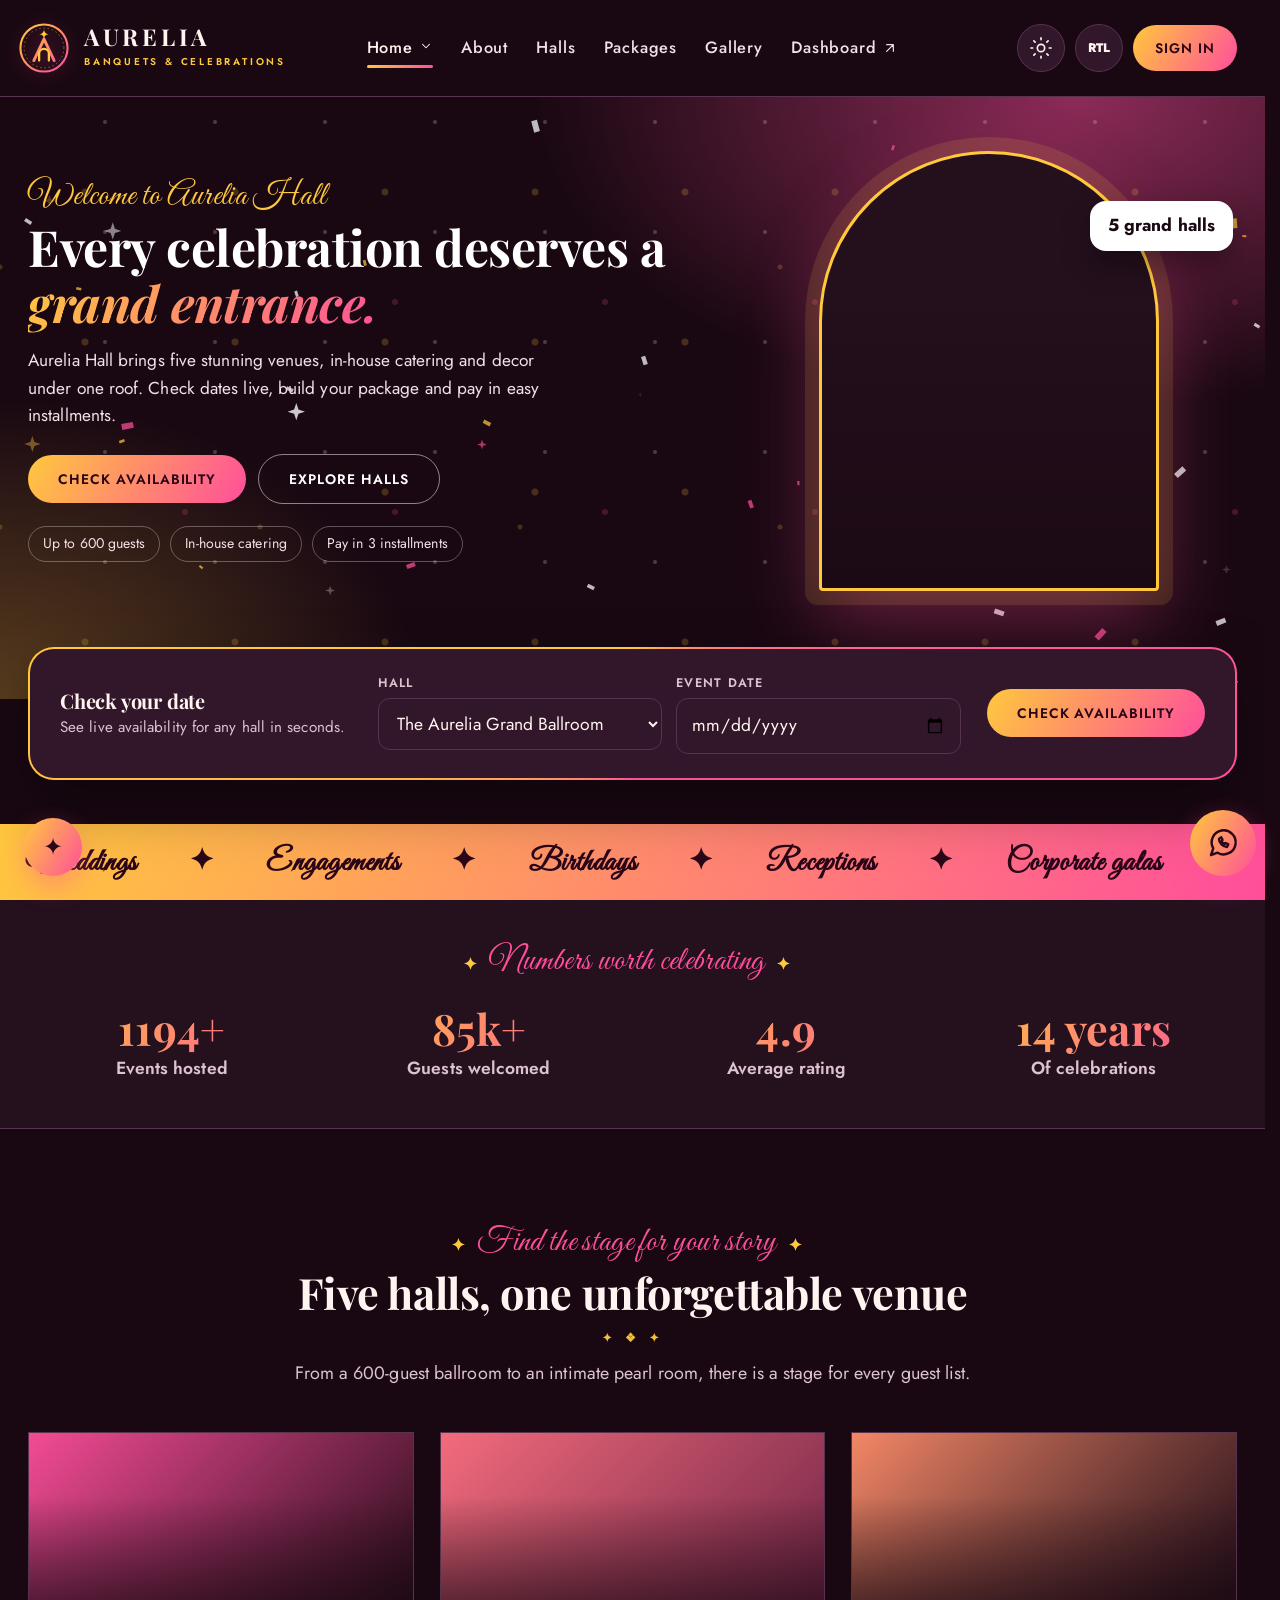
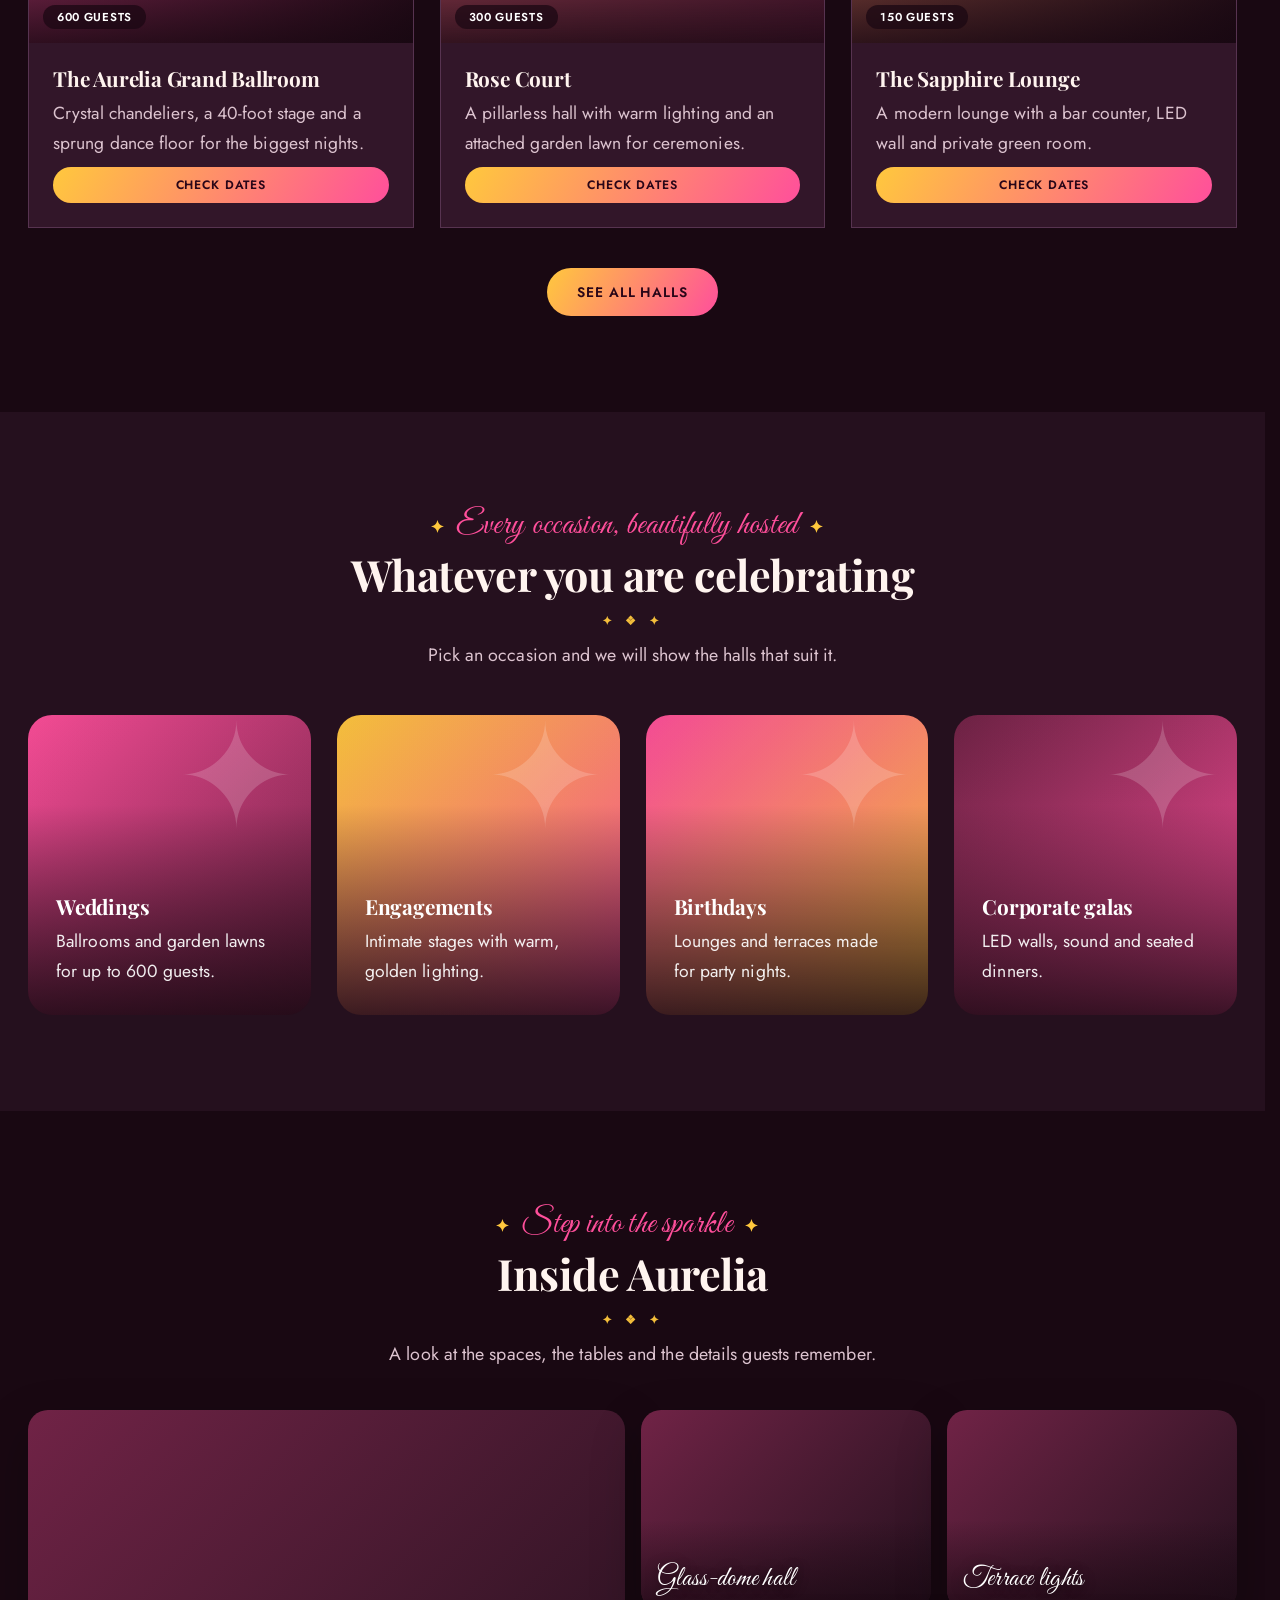
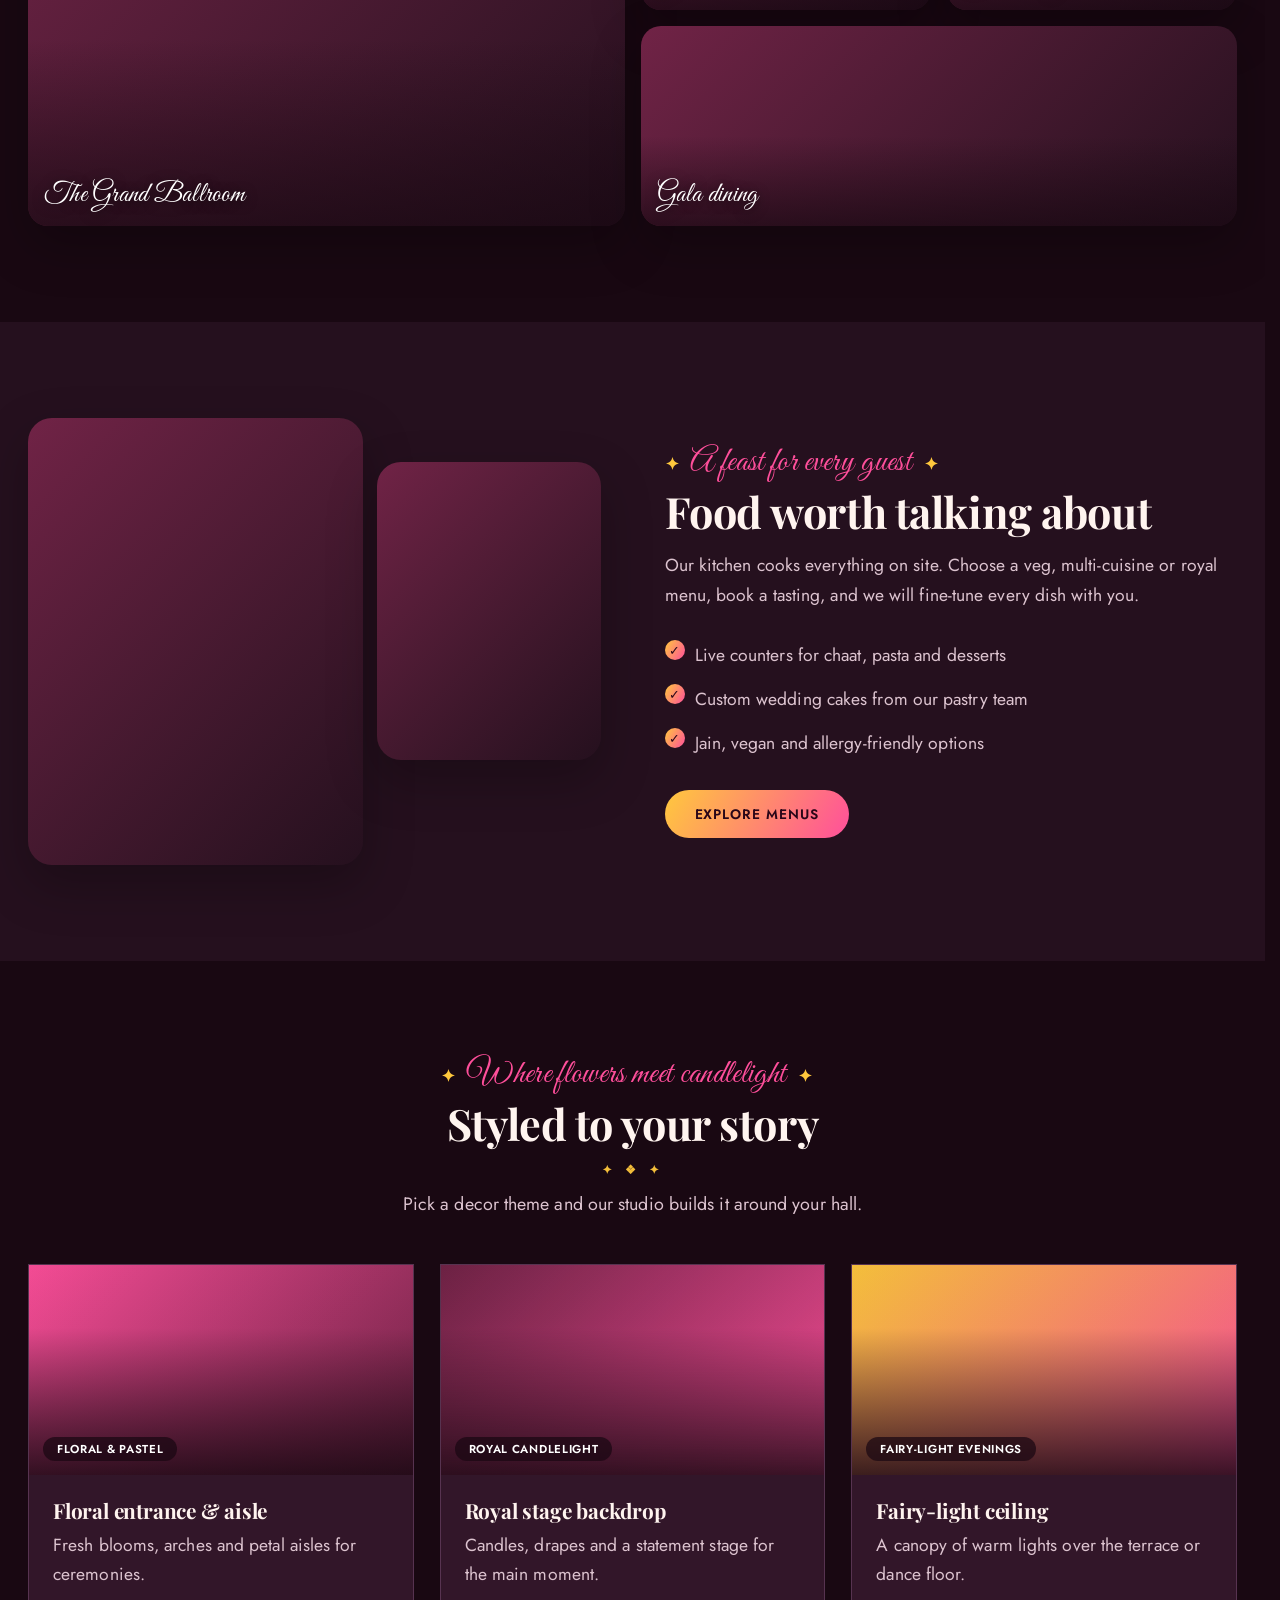
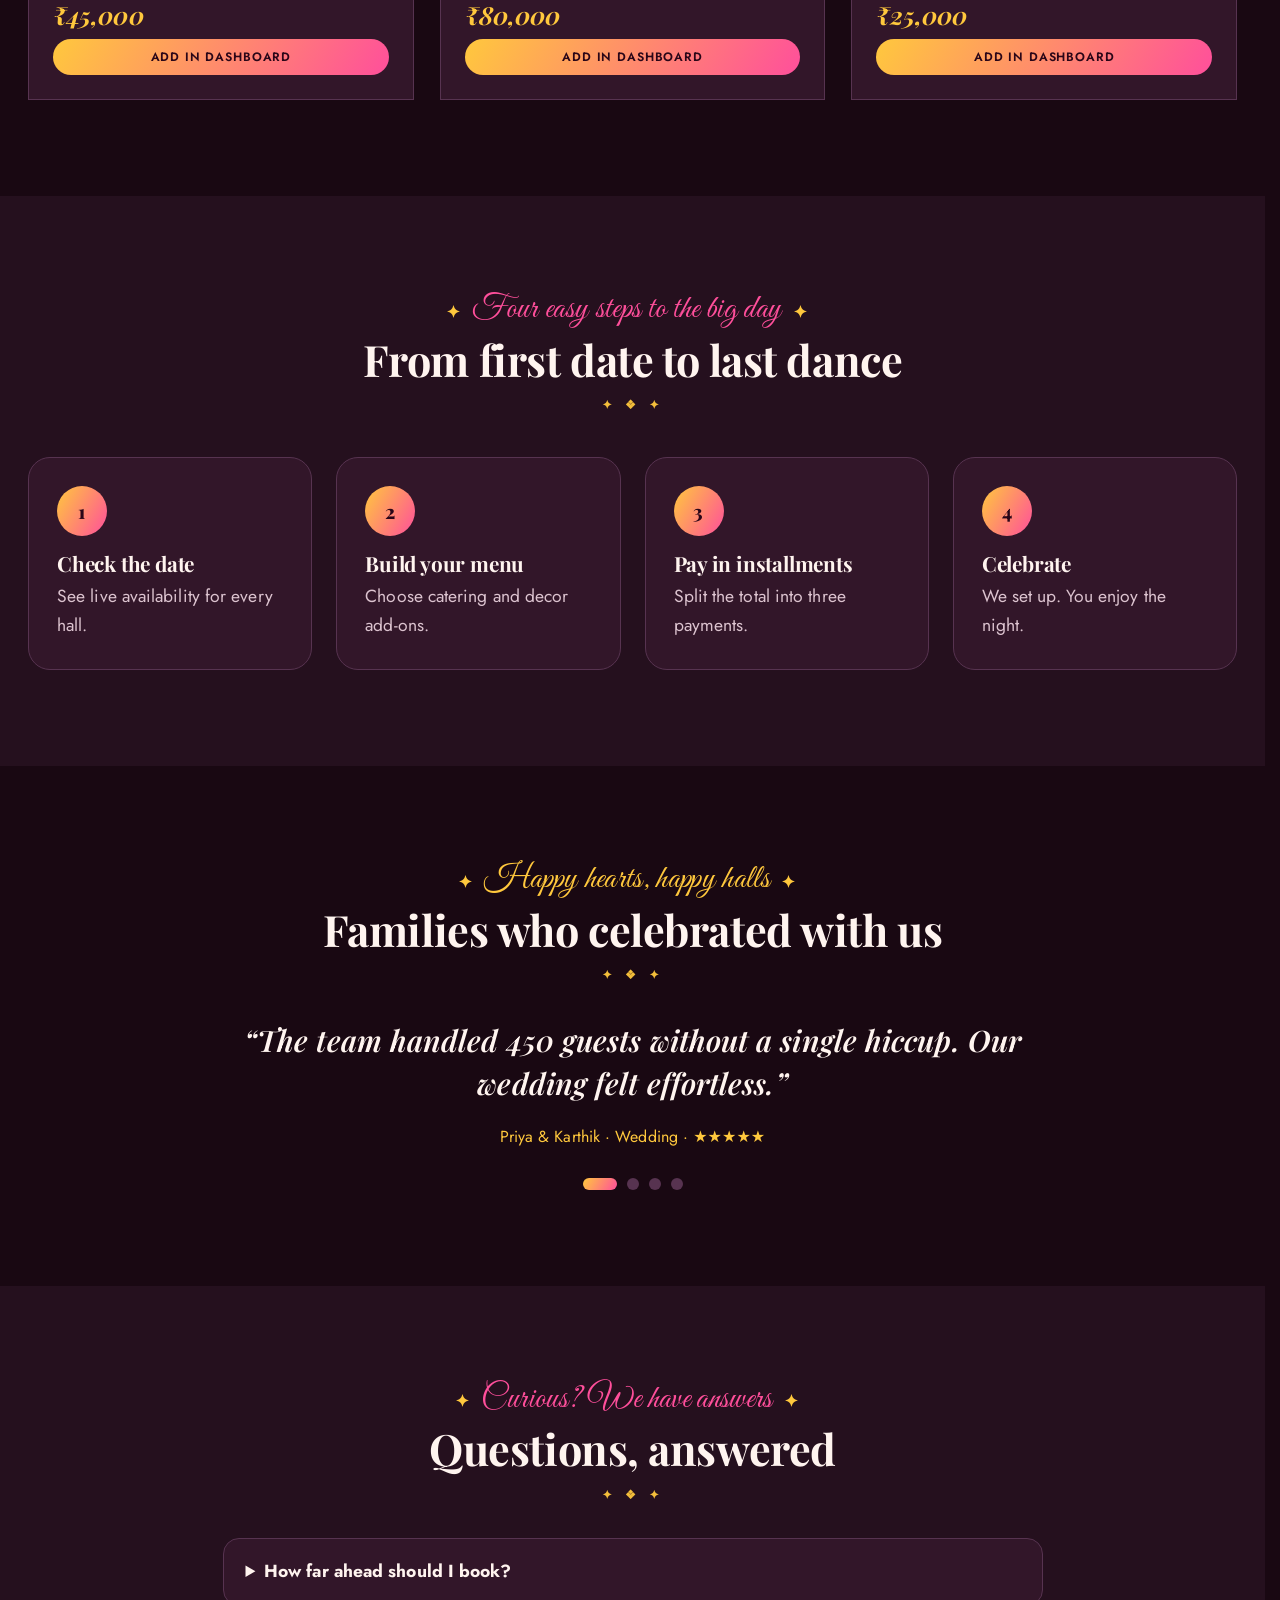
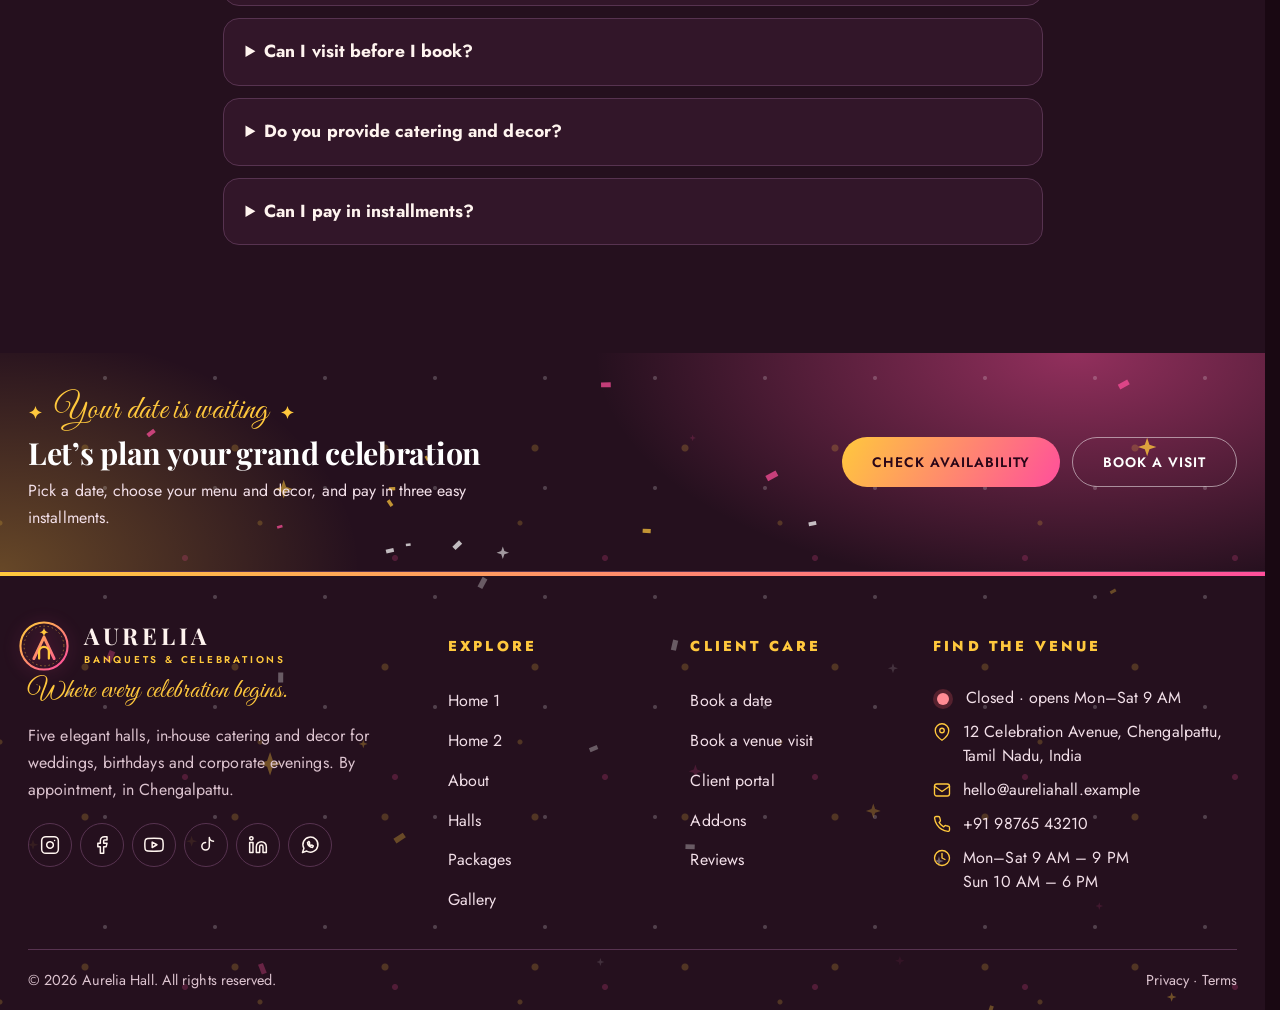
<file: index.html>
<!DOCTYPE html><html lang="en"><head><meta charset="utf-8"><meta name="viewport" content="width=device-width,initial-scale=1"><meta name="description" content="Aurelia Hall – banquet halls, catering and decor for weddings, engagements, birthdays and corporate events in Chengalpattu. Check dates and book online."><meta name="theme-color" content="#190812"><meta property="og:title" content="Aurelia Hall – Banquets &amp; Celebrations"><meta property="og:description" content="Aurelia Hall – banquet halls, catering and decor for weddings, engagements, birthdays and corporate events in Chengalpattu. Check dates and book online."><title>Home | Aurelia Hall – Banquets &amp; Celebrations</title><link rel="icon" type="image/svg+xml" href="favicon.svg"><link rel="apple-touch-icon" href="favicon.svg"><link rel="preconnect" href="https://fonts.googleapis.com"><link href="https://fonts.googleapis.com/css2?family=Great+Vibes&family=Jost:wght@400;500;600&family=Playfair+Display:ital,wght@0,600;0,700;0,800;1,600;1,700&display=swap" rel="stylesheet"><link rel="stylesheet" href="theme.css"><link rel="stylesheet" href="images.css"><link rel="stylesheet" href="style.css"></head><body><div id="hdr"></div><section class="hero confetti"><div class="wrap"><div><span class="kicker">Welcome to Aurelia Hall</span><h1>Every celebration deserves a <em>grand entrance.</em></h1><p>Aurelia Hall brings five stunning venues, in-house catering and decor under one roof. Check dates live, build your package and pay in easy installments.</p><a class="btn" href="dashboard.html">Check availability</a><a class="btn ghost" href="halls.html">Explore halls</a><div class="chips"><span>Up to 600 guests</span><span>In-house catering</span><span>Pay in 3 installments</span></div></div>
<div class="arch-w"><div class="arch bg-idxHero" role="img" aria-label="Wedding aisle lined with warm lights"></div><div class="chip b">5 grand halls</div></div></div></section>
<div class="wrap hb"><form class="hero-card" id="hcCheck"><div class="hc-t"><h3>Check your date</h3><p>See live availability for any hall in seconds.</p></div><div class="hc-f"><div><label for="hcH">Hall</label><select id="hcH"></select></div><div><label for="hcD">Event date</label><input type="date" id="hcD" required></div></div><button class="btn hc-a">Check availability</button></form></div>
<div class="ribbon" aria-hidden="true"><div><span>Weddings</span><span>✦</span><span>Engagements</span><span>✦</span><span>Birthdays</span><span>✦</span><span>Receptions</span><span>✦</span><span>Corporate galas</span><span>✦</span><span>Weddings</span><span>✦</span><span>Engagements</span><span>✦</span><span>Birthdays</span><span>✦</span><span>Receptions</span><span>✦</span><span>Corporate galas</span><span>✦</span></div></div>
<section class="stats"><span class="tagline center">Numbers worth celebrating</span><div class="wrap"><div><b data-n="1200" data-s="+">0</b><span>Events hosted</span></div><div><b data-n="85" data-s="k+">0</b><span>Guests welcomed</span></div><div><b data-n="4.9" data-d="1">0</b><span>Average rating</span></div><div><b data-n="14" data-s=" years">0</b><span>Of celebrations</span></div></div></section>
<section><div class="wrap"><div class="center"><span class="tagline">Find the stage for your story</span><h2>Five halls, one unforgettable venue</h2><p class="lead">From a 600-guest ballroom to an intimate pearl room, there is a stage for every guest list.</p></div><div class="grid" id="feat"></div><p class="center mt40"><a class="btn" href="halls.html">See all halls</a></p></div></section>
<section class="alt"><div class="wrap"><div class="center"><span class="tagline">Every occasion, beautifully hosted</span><h2>Whatever you are celebrating</h2><p class="lead">Pick an occasion and we will show the halls that suit it.</p></div><div class="grid c4">
<a class="ev bg-occWedding fb-1" href="halls.html?type=Wedding"><h3>Weddings</h3><p>Ballrooms and garden lawns for up to 600 guests.</p></a>
<a class="ev bg-occEngage fb-2" href="halls.html?type=Engagement"><h3>Engagements</h3><p>Intimate stages with warm, golden lighting.</p></a>
<a class="ev bg-occBirthday fb-3" href="halls.html?type=Birthday"><h3>Birthdays</h3><p>Lounges and terraces made for party nights.</p></a>
<a class="ev bg-occCorporate fb-4" href="halls.html?type=Corporate"><h3>Corporate galas</h3><p>LED walls, sound and seated dinners.</p></a></div></div></section>
<section><div class="wrap"><div class="center"><span class="tagline">Step into the sparkle</span><h2>Inside Aurelia</h2><p class="lead">A look at the spaces, the tables and the details guests remember.</p></div><div class="mosaic">
<div class="ph w2 h2" data-img="inStage" data-alt="Decorated ceremony stage"><span class="cap">The Grand Ballroom</span></div>
<div class="ph" data-img="inDome" data-alt="Glass dome reception hall"><span class="cap">Glass-dome hall</span></div>
<div class="ph" data-img="inLights" data-alt="Lights strung above an evening celebration"><span class="cap">Terrace lights</span></div>
<div class="ph w2" data-img="inGala" data-alt="Long tables set for a gala dinner"><span class="cap">Gala dining</span></div></div></div></section>
<section class="alt"><div class="wrap"><div class="split"><div class="duo"><div class="ph" data-img="foodBuffet" data-alt="Buffet station at a catered event"></div><div class="ph" data-img="foodCake" data-alt="Three-tier wedding cake"></div></div><div><span class="tagline">A feast for every guest</span><h2>Food worth talking about</h2><p>Our kitchen cooks everything on site. Choose a veg, multi-cuisine or royal menu, book a tasting, and we will fine-tune every dish with you.</p><ul class="tick"><li>Live counters for chaat, pasta and desserts</li><li>Custom wedding cakes from our pastry team</li><li>Jain, vegan and allergy-friendly options</li></ul><a class="btn" href="packages.html#menus">Explore menus</a></div></div></div></section>
<section><div class="wrap"><div class="center"><span class="tagline">Where flowers meet candlelight</span><h2>Styled to your story</h2><p class="lead">Pick a decor theme and our studio builds it around your hall.</p></div><div class="grid">
<div class="card"><div class="img bg-decFloral fb-1"><span>Floral &amp; pastel</span></div><div class="body"><h3>Floral entrance &amp; aisle</h3><p>Fresh blooms, arches and petal aisles for ceremonies.</p><div class="price">₹45,000</div><a class="btn sm" href="dashboard.html">Add in dashboard</a></div></div>
<div class="card"><div class="img bg-decStage fb-4"><span>Royal candlelight</span></div><div class="body"><h3>Royal stage backdrop</h3><p>Candles, drapes and a statement stage for the main moment.</p><div class="price">₹80,000</div><a class="btn sm" href="dashboard.html">Add in dashboard</a></div></div>
<div class="card"><div class="img bg-decLights fb-2"><span>Fairy-light evenings</span></div><div class="body"><h3>Fairy-light ceiling</h3><p>A canopy of warm lights over the terrace or dance floor.</p><div class="price">₹25,000</div><a class="btn sm" href="dashboard.html">Add in dashboard</a></div></div></div></div></section>

<section class="alt"><div class="wrap"><div class="center"><span class="tagline">Four easy steps to the big day</span><h2>From first date to last dance</h2></div><div class="steps"><div class="step"><i>1</i><h3>Check the date</h3><p>See live availability for every hall.</p></div><div class="step"><i>2</i><h3>Build your menu</h3><p>Choose catering and decor add-ons.</p></div><div class="step"><i>3</i><h3>Pay in installments</h3><p>Split the total into three payments.</p></div><div class="step"><i>4</i><h3>Celebrate</h3><p>We set up. You enjoy the night.</p></div></div></div></section>
<section class="dark" id="reviews"><div class="wrap center"><span class="tagline">Happy hearts, happy halls</span><h2>Families who celebrated with us</h2><div class="slider" id="sl">
<div class="slide"><p>“The team handled 450 guests without a single hiccup. Our wedding felt effortless.”</p><small>Priya &amp; Karthik · Wedding · ★★★★★</small></div>
<div class="slide"><p>“We tracked every installment online. No chasing, no confusion.”</p><small>Rahul M. · Corporate dinner · ★★★★★</small></div>
<div class="slide"><p>“The terrace at sunset made my parents’ 60th unforgettable.”</p><small>Divya S. · Anniversary · ★★★★★</small></div>
<div class="slide"><p>“Booking the date and choosing the menu took one evening. The food was the talk of the night.”</p><small>Imran &amp; Sana · Engagement · ★★★★★</small></div></div><div class="dots" id="dots"></div></div></section>
<section class="alt" data-block="faq" data-set="home"></section>
<div id="ftr"></div><script src="images.js"></script><script src="script.js"></script></body></html>
</file>
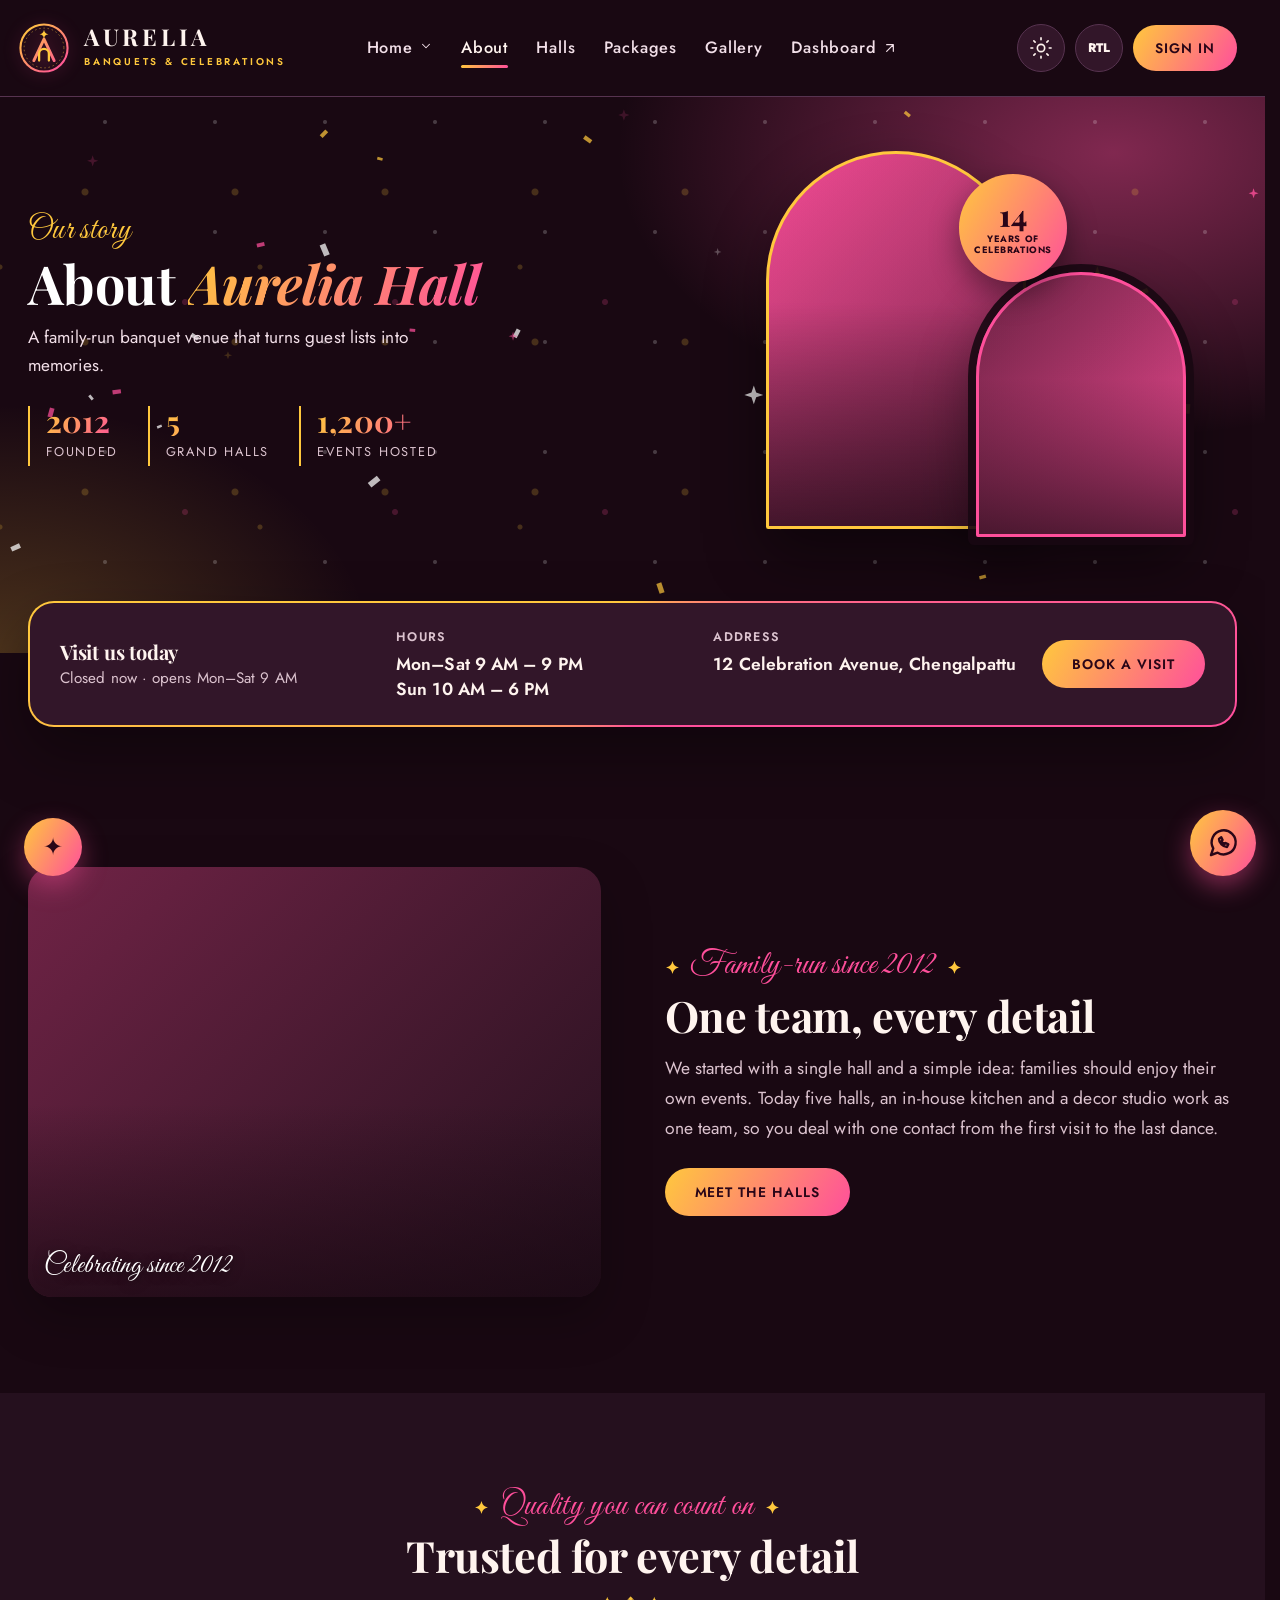
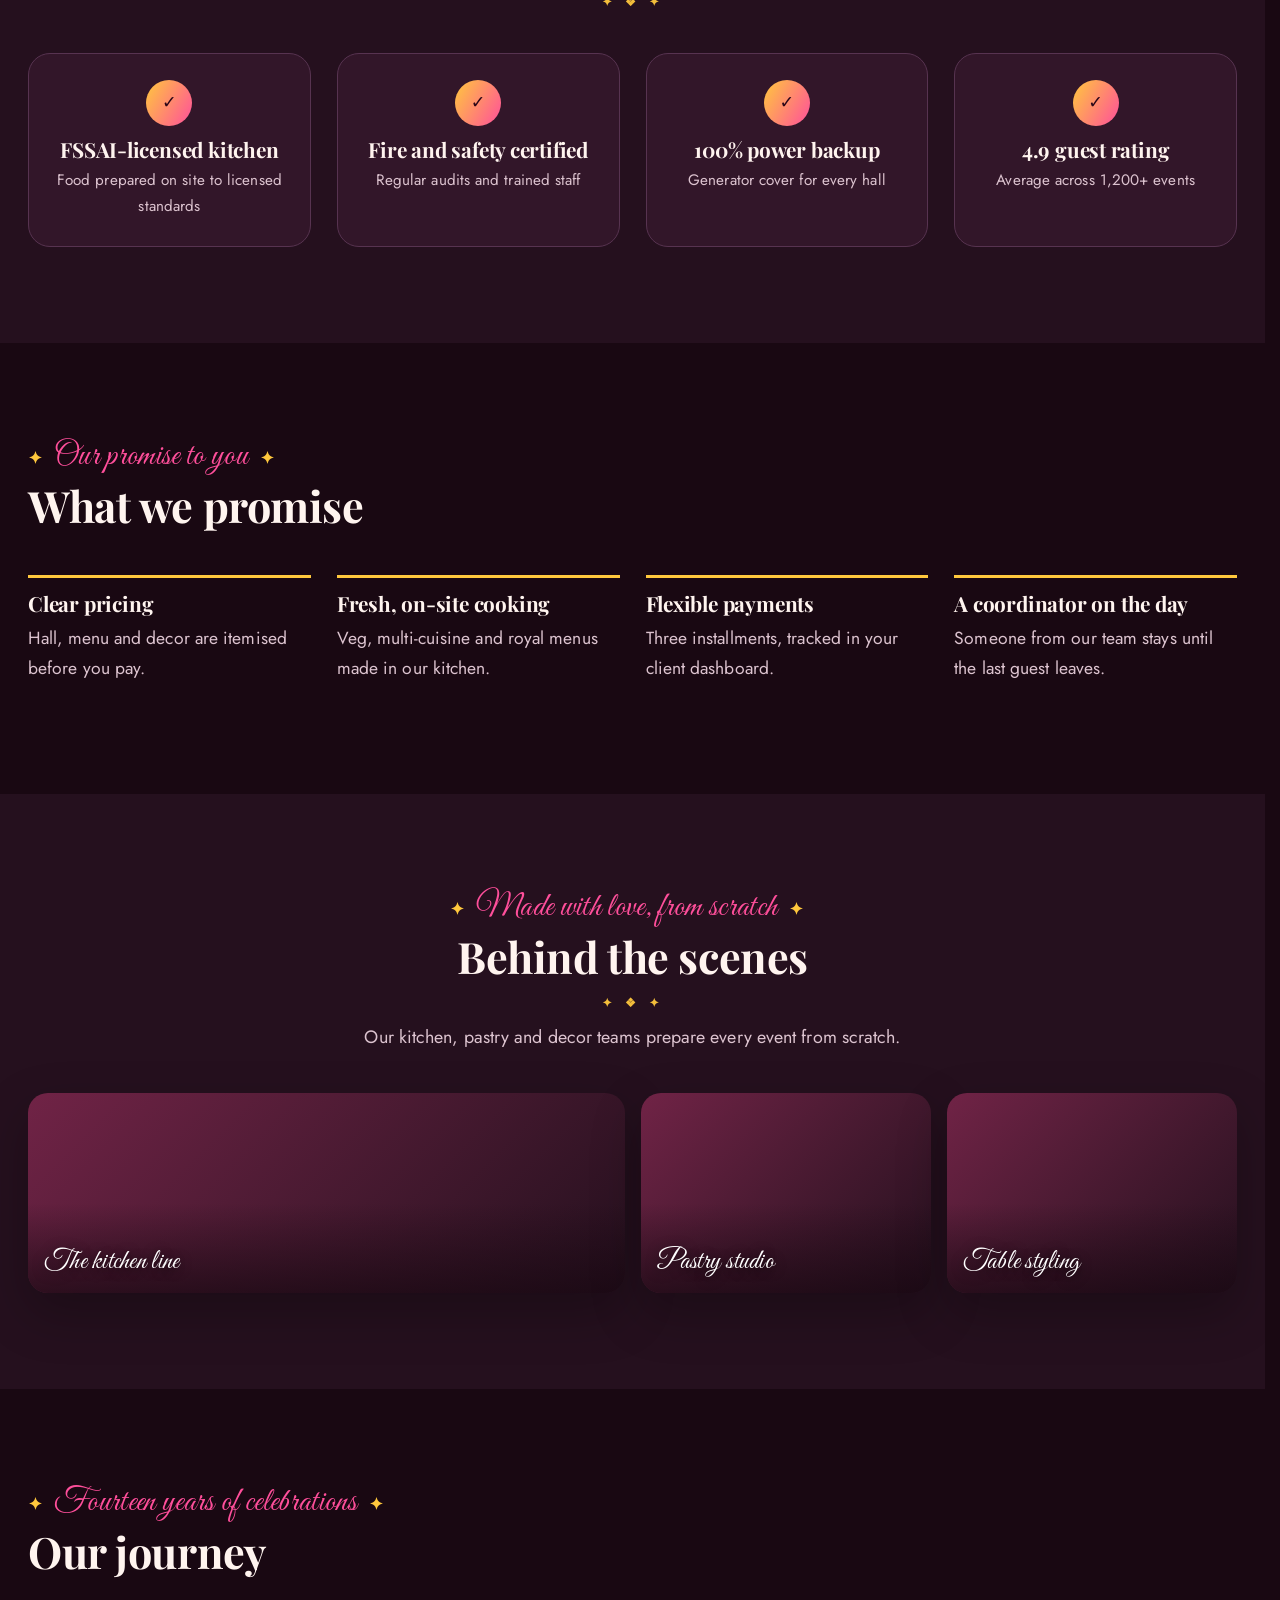
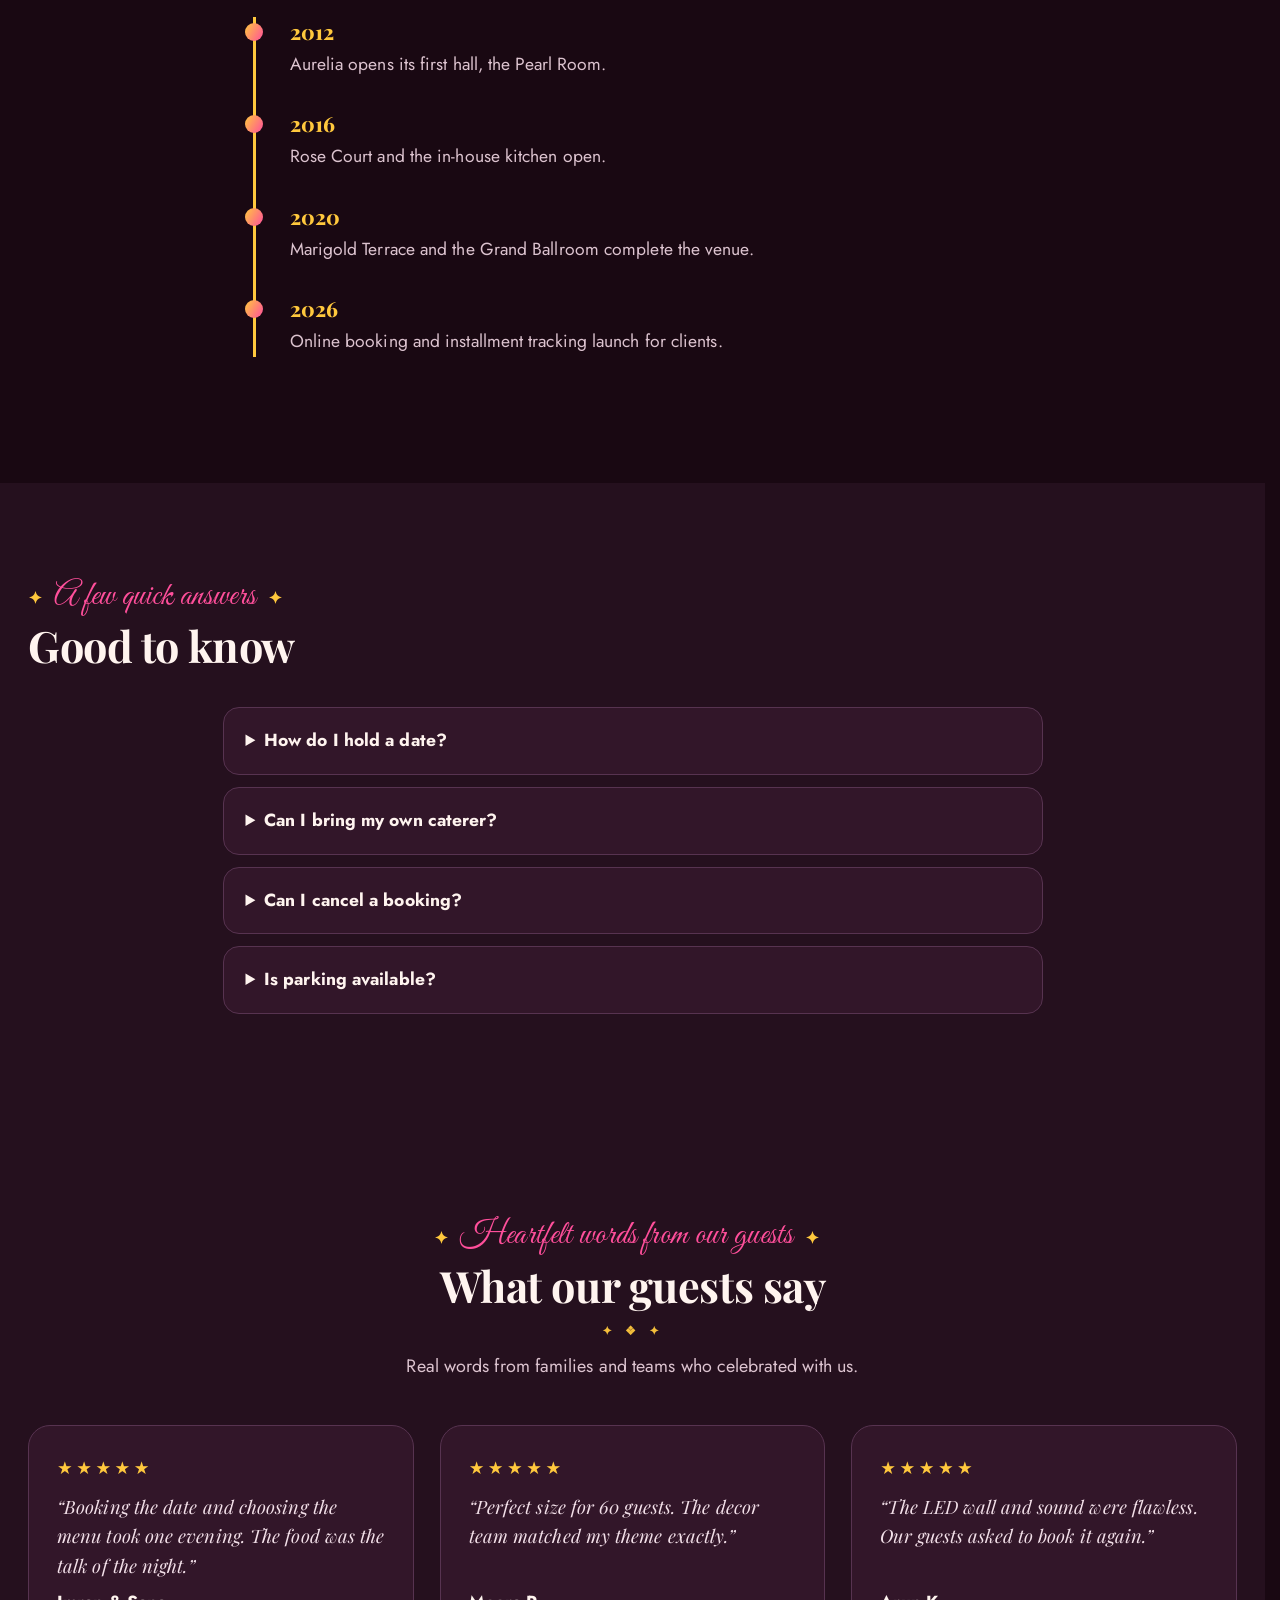
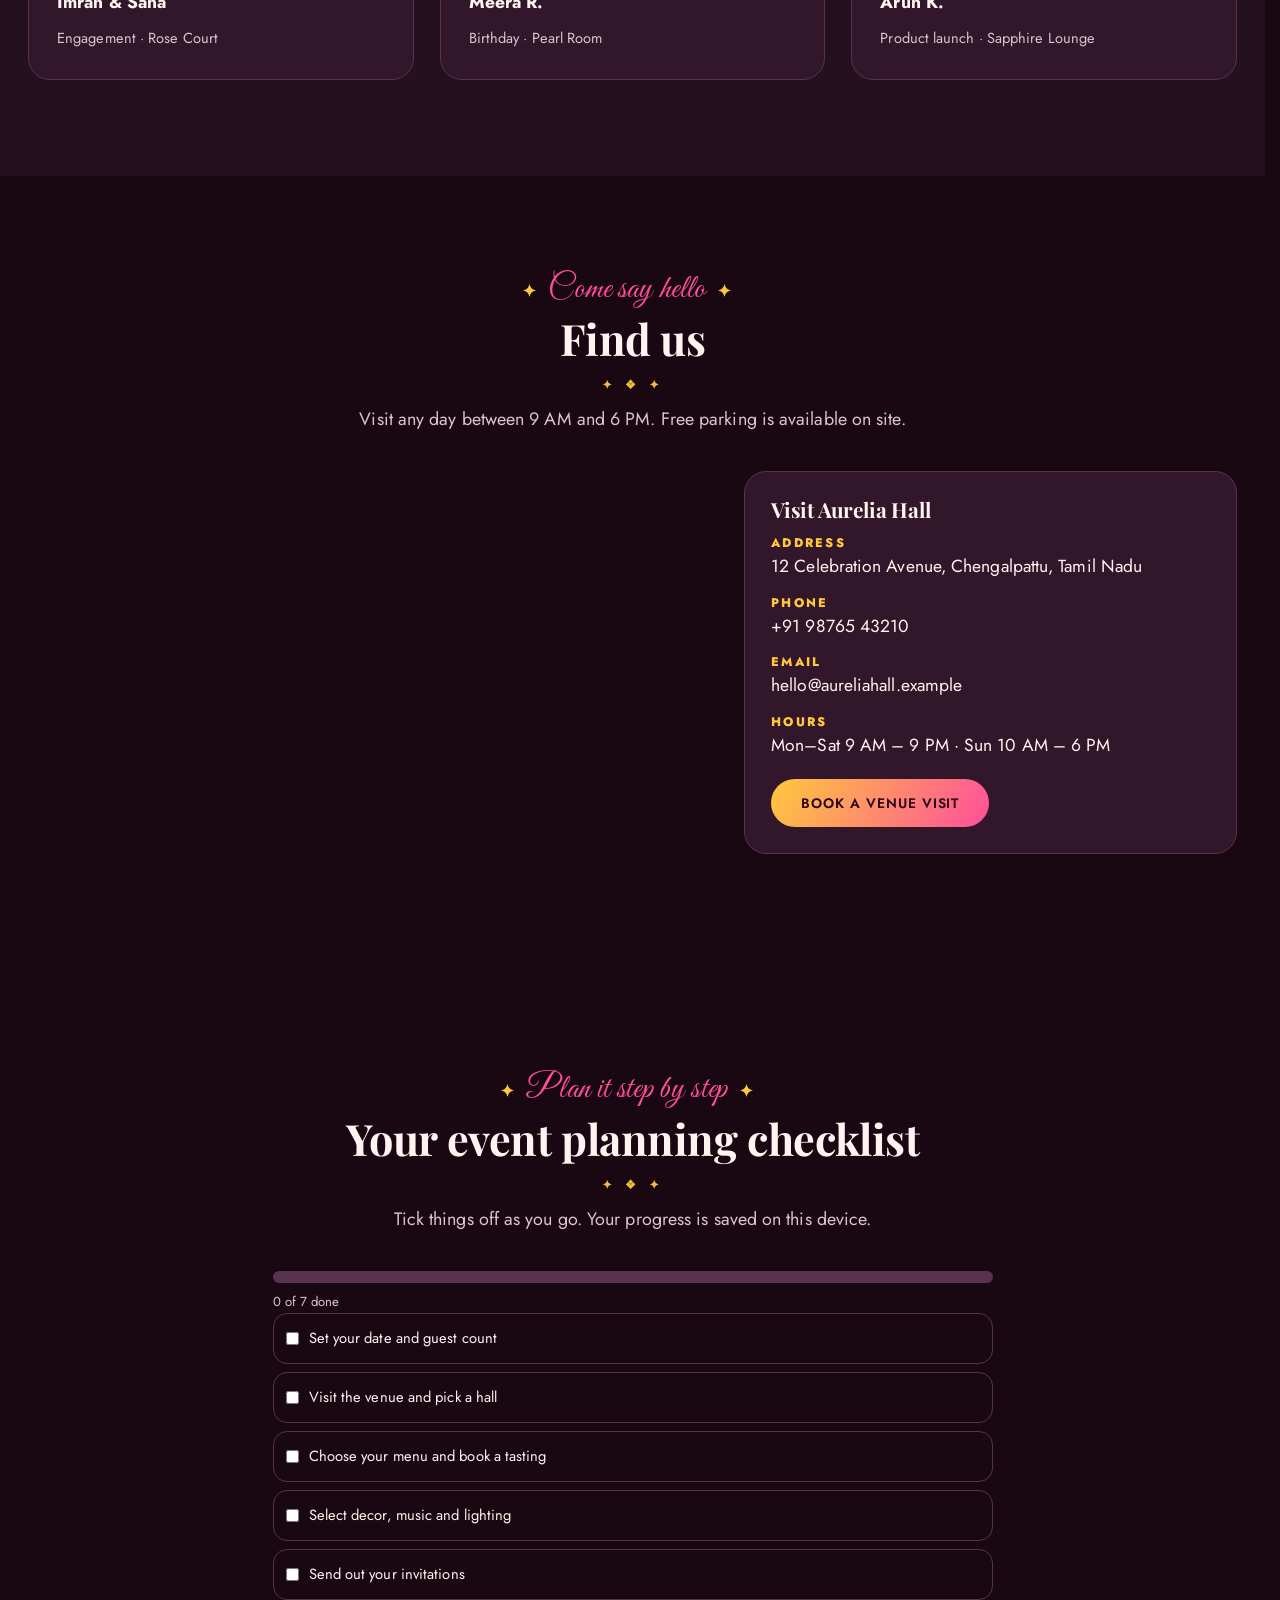
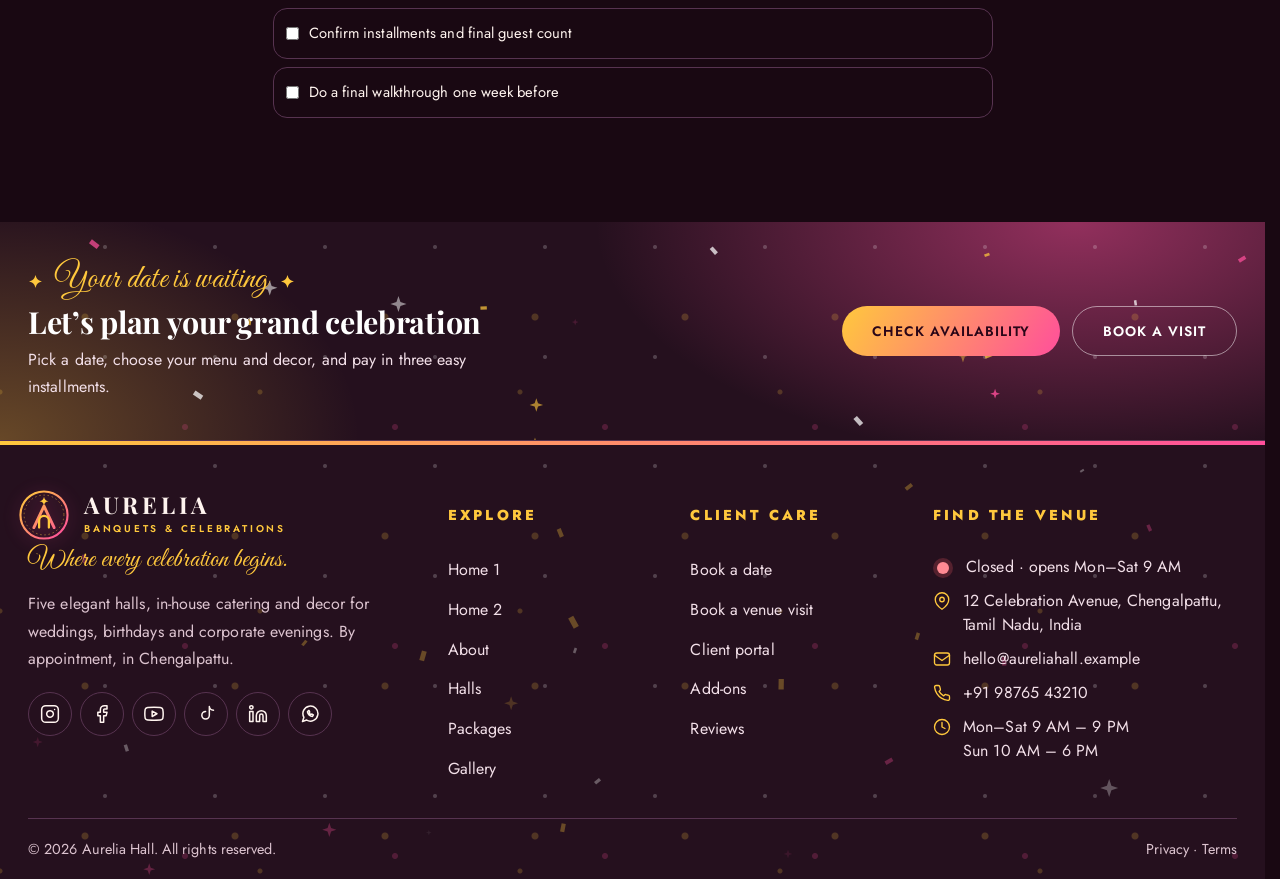
<file: about.html>
<!DOCTYPE html><html lang="en"><head><meta charset="utf-8"><meta name="viewport" content="width=device-width,initial-scale=1"><meta name="description" content="Aurelia Hall – banquet halls, catering and decor for weddings, engagements, birthdays and corporate events in Chengalpattu. Check dates and book online."><meta name="theme-color" content="#190812"><meta property="og:title" content="Aurelia Hall – Banquets &amp; Celebrations"><meta property="og:description" content="Aurelia Hall – banquet halls, catering and decor for weddings, engagements, birthdays and corporate events in Chengalpattu. Check dates and book online."><title>About | Aurelia Hall – Banquets &amp; Celebrations</title><link rel="icon" type="image/svg+xml" href="favicon.svg"><link rel="apple-touch-icon" href="favicon.svg"><link rel="preconnect" href="https://fonts.googleapis.com"><link href="https://fonts.googleapis.com/css2?family=Great+Vibes&family=Jost:wght@400;500;600&family=Playfair+Display:ital,wght@0,600;0,700;0,800;1,600;1,700&display=swap" rel="stylesheet"><link rel="stylesheet" href="theme.css"><link rel="stylesheet" href="images.css"><link rel="stylesheet" href="style.css"></head><body><div id="hdr"></div><section class="hx hx-about confetti"><div class="wrap"><div class="hx-txt"><span class="kicker">Our story</span><h1>About <em>Aurelia Hall</em></h1><p>A family-run banquet venue that turns guest lists into memories.</p><ul class="hx-facts"><li><b>2012</b><span>Founded</span></li><li><b>5</b><span>Grand halls</span></li><li><b>1,200+</b><span>Events hosted</span></li></ul></div><div class="hx-arches" role="img" aria-label="Guests celebrating inside Aurelia Hall"><div class="a1 bg-abHead fb-1"></div><div class="a2 bg-abSplit fb-4"></div><div class="seal"><b>14</b><span>years of<br>celebrations</span></div></div></div></section>
<div class="wrap hb"><div class="hero-card"><div class="hc-t"><h3>Visit us today</h3><p id="abSt"></p></div><div class="hc-f"><div><label>Hours</label><span>Mon–Sat 9 AM – 9 PM<br>Sun 10 AM – 6 PM</span></div><div><label>Address</label><span>12 Celebration Avenue, Chengalpattu</span></div></div><div class="hc-a"><a class="btn" href="#" data-enquire>Book a visit</a></div></div></div>
<section><div class="wrap"><div class="split"><div class="ph" data-img="abSplit" data-alt="Guests laughing together at a celebration"><span class="cap">Celebrating since 2012</span></div><div><span class="tagline">Family-run since 2012</span><h2>One team, every detail</h2><p>We started with a single hall and a simple idea: families should enjoy their own events. Today five halls, an in-house kitchen and a decor studio work as one team, so you deal with one contact from the first visit to the last dance.</p><a class="btn" href="halls.html">Meet the halls</a></div></div></div></section>
<section class="alt" data-block="awards"></section>
<section><div class="wrap"><span class="tagline">Our promise to you</span><h2>What we promise</h2><div class="grid c4"><div class="feat"><h3>Clear pricing</h3><p>Hall, menu and decor are itemised before you pay.</p></div><div class="feat"><h3>Fresh, on-site cooking</h3><p>Veg, multi-cuisine and royal menus made in our kitchen.</p></div><div class="feat"><h3>Flexible payments</h3><p>Three installments, tracked in your client dashboard.</p></div><div class="feat"><h3>A coordinator on the day</h3><p>Someone from our team stays until the last guest leaves.</p></div></div></div></section>
<section class="alt"><div class="wrap"><div class="center"><span class="tagline">Made with love, from scratch</span><h2>Behind the scenes</h2><p class="lead">Our kitchen, pastry and decor teams prepare every event from scratch.</p></div><div class="mosaic"><div class="ph w2" data-img="abKitchen" data-alt="Chef arranging small plates"><span class="cap">The kitchen line</span></div><div class="ph" data-img="abPastry" data-alt="Cake and cupcakes from the pastry studio"><span class="cap">Pastry studio</span></div><div class="ph" data-img="abTable" data-alt="Table styling"><span class="cap">Table styling</span></div></div></div></section>
<section><div class="wrap"><span class="tagline">Fourteen years of celebrations</span><h2>Our journey</h2><div class="tl"><div><b>2012</b><p>Aurelia opens its first hall, the Pearl Room.</p></div><div><b>2016</b><p>Rose Court and the in-house kitchen open.</p></div><div><b>2020</b><p>Marigold Terrace and the Grand Ballroom complete the venue.</p></div><div><b>2026</b><p>Online booking and installment tracking launch for clients.</p></div></div></div></section>
<section class="alt"><div class="wrap"><span class="tagline">A few quick answers</span><h2>Good to know</h2><div class="faq"><details><summary>How do I hold a date?</summary><p>Choose a hall and date in your dashboard and pay the first installment (40%).</p></details><details><summary>Can I bring my own caterer?</summary><p>Yes. Select “No catering” in the add-ons and the hall price applies.</p></details><details><summary>Can I cancel a booking?</summary><p>You can cancel from your dashboard, and the date is released immediately.</p></details><details><summary>Is parking available?</summary><p>Free parking is included, with valet service on the Platinum package.</p></details></div></div></section>
<section class="alt" data-block="reviews" data-n="3"></section>
<section><div class="wrap"><div class="center"><span class="tagline">Come say hello</span><h2>Find us</h2><p class="lead">Visit any day between 9 AM and 6 PM. Free parking is available on site.</p></div><div class="mapgrid"><iframe title="Map showing Chengalpattu, Tamil Nadu" loading="lazy" referrerpolicy="no-referrer-when-downgrade" src="https://maps.google.com/maps?q=Chengalpattu%2C%20Tamil%20Nadu&amp;output=embed"></iframe><div class="panel"><h3>Visit Aurelia Hall</h3><dl><dt>Address</dt><dd>12 Celebration Avenue, Chengalpattu, Tamil Nadu</dd><dt>Phone</dt><dd>+91 98765 43210</dd><dt>Email</dt><dd>hello@aureliahall.example</dd><dt>Hours</dt><dd>Mon–Sat 9 AM – 9 PM · Sun 10 AM – 6 PM</dd></dl><a class="btn" href="#" data-enquire>Book a venue visit</a></div></div></div></section>
<section><div class="wrap"><div class="center"><span class="tagline">Plan it step by step</span><h2>Your event planning checklist</h2><p class="lead">Tick things off as you go. Your progress is saved on this device.</p></div><div class="chk"><div class="bar"><i id="cb"></i></div><p class="legend" id="ct"></p><div id="cl"></div></div></div></section>
<div id="ftr"></div><script src="images.js"></script><script src="script.js"></script></body></html>
</file>
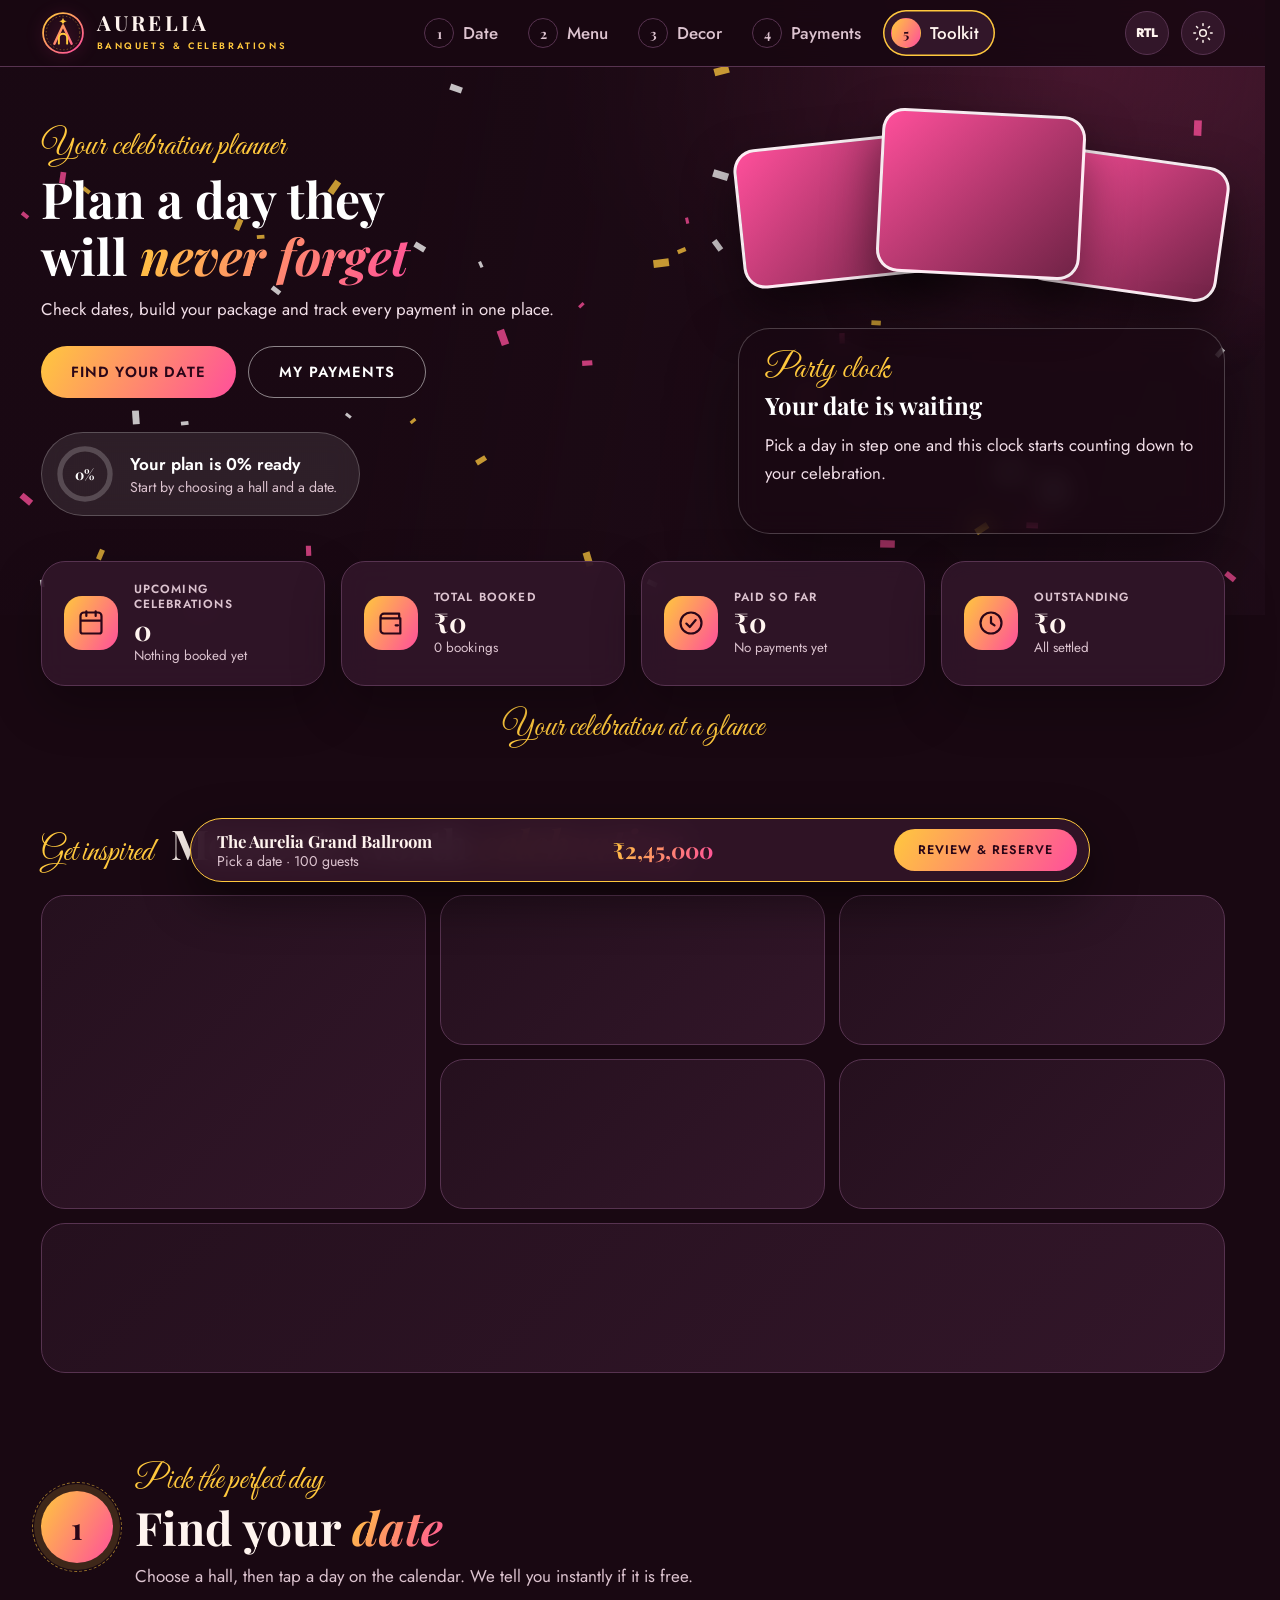
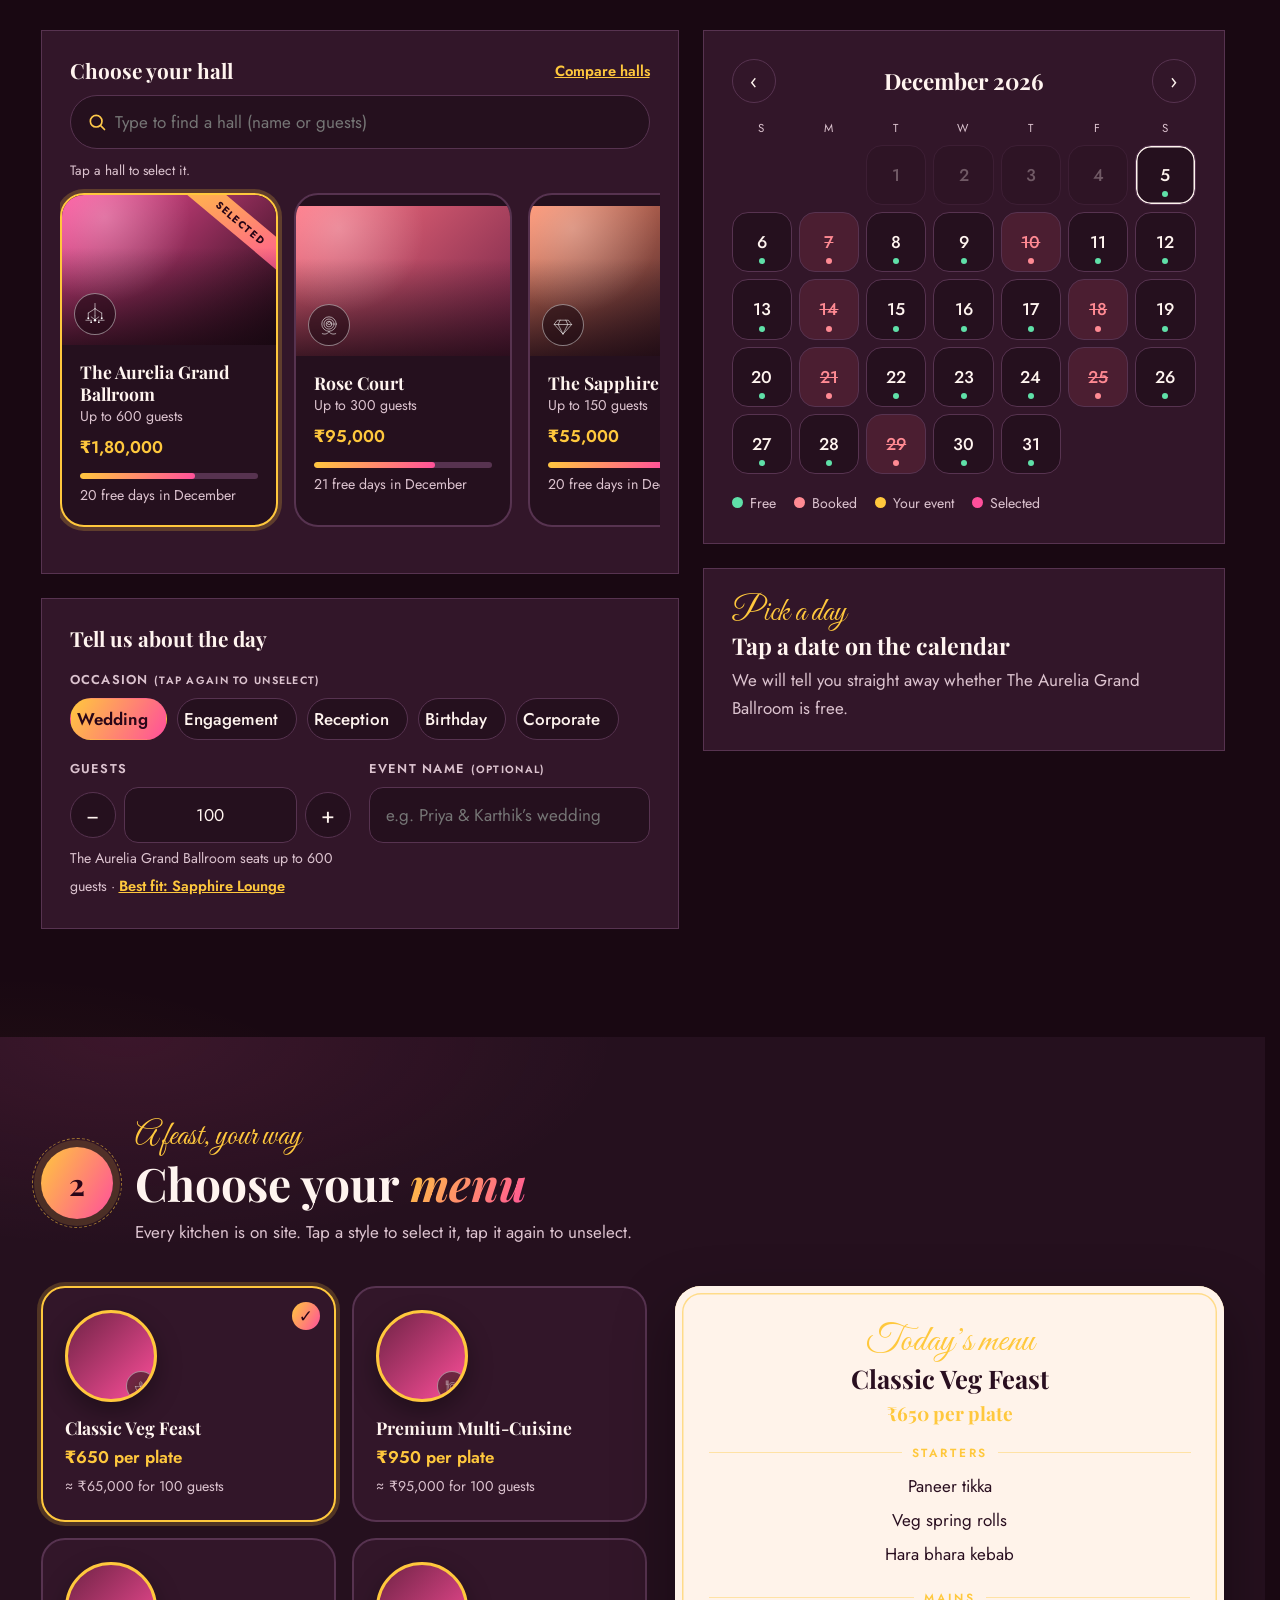
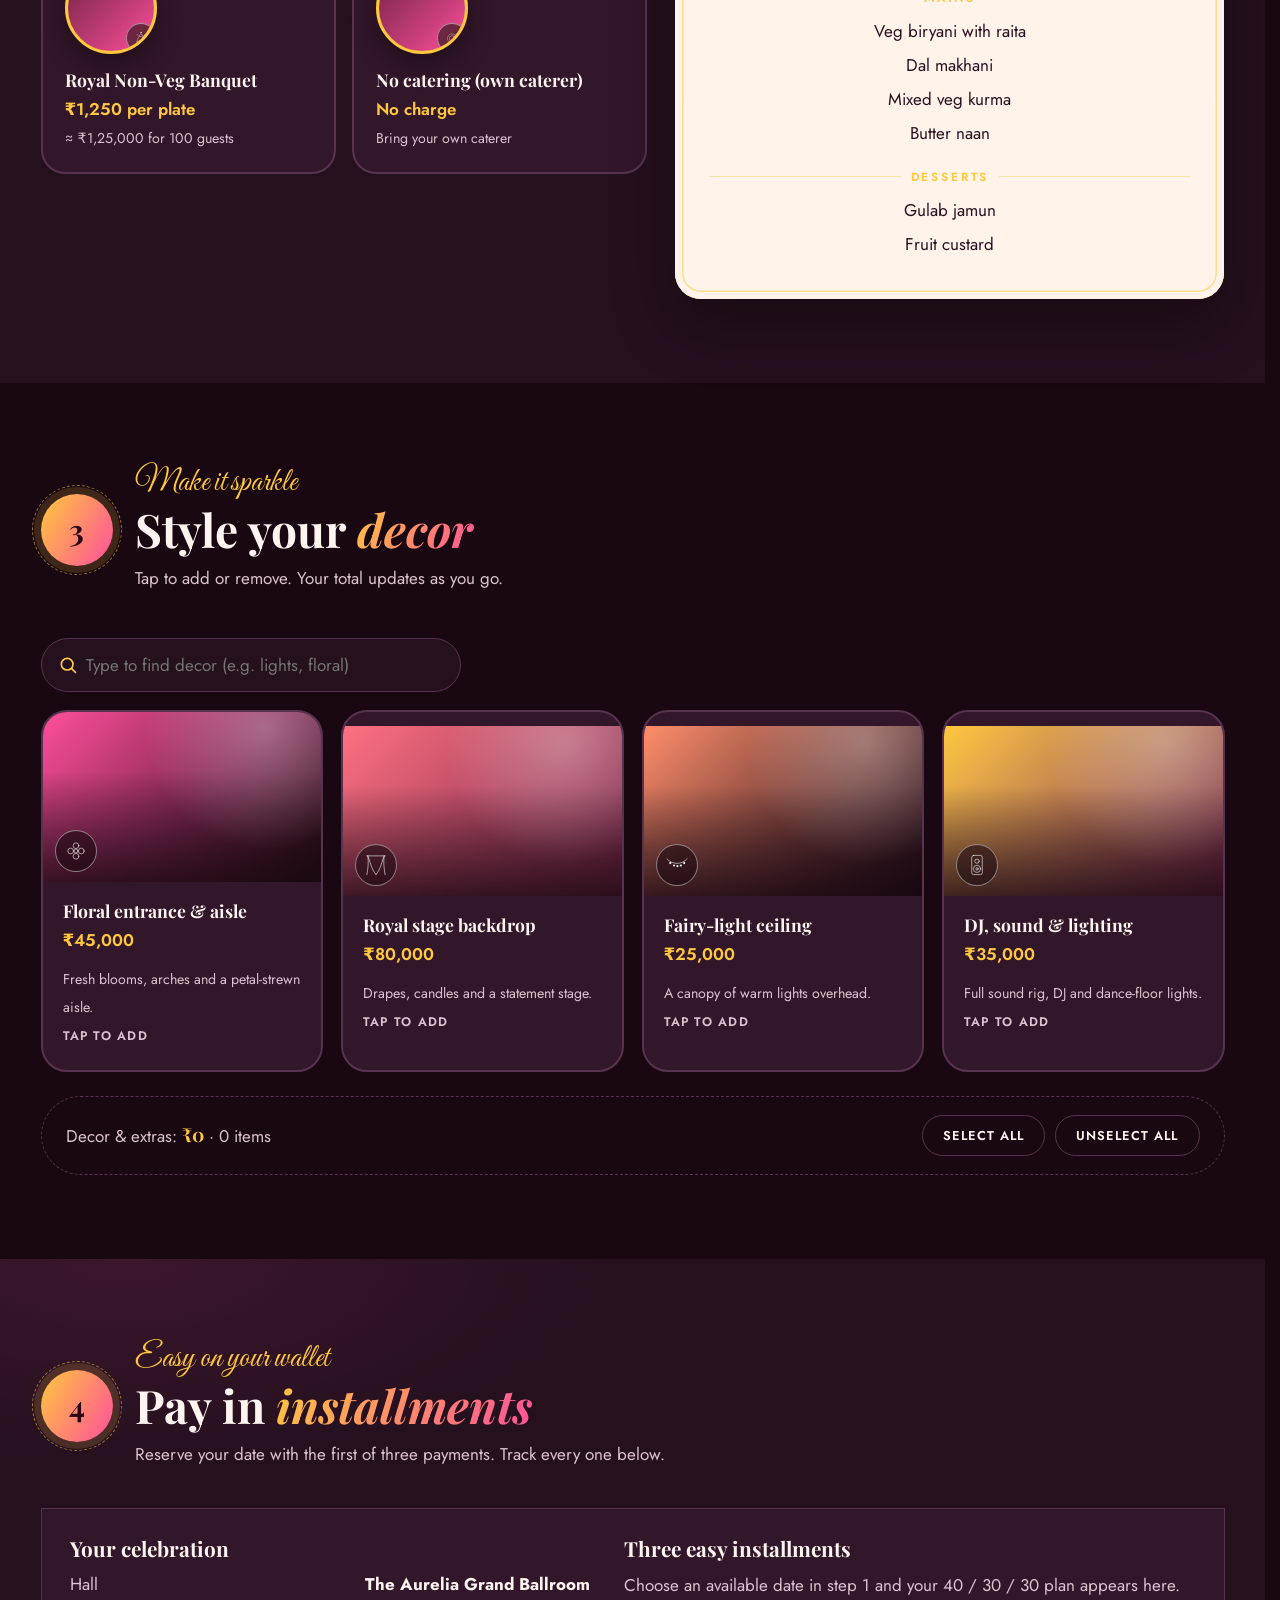
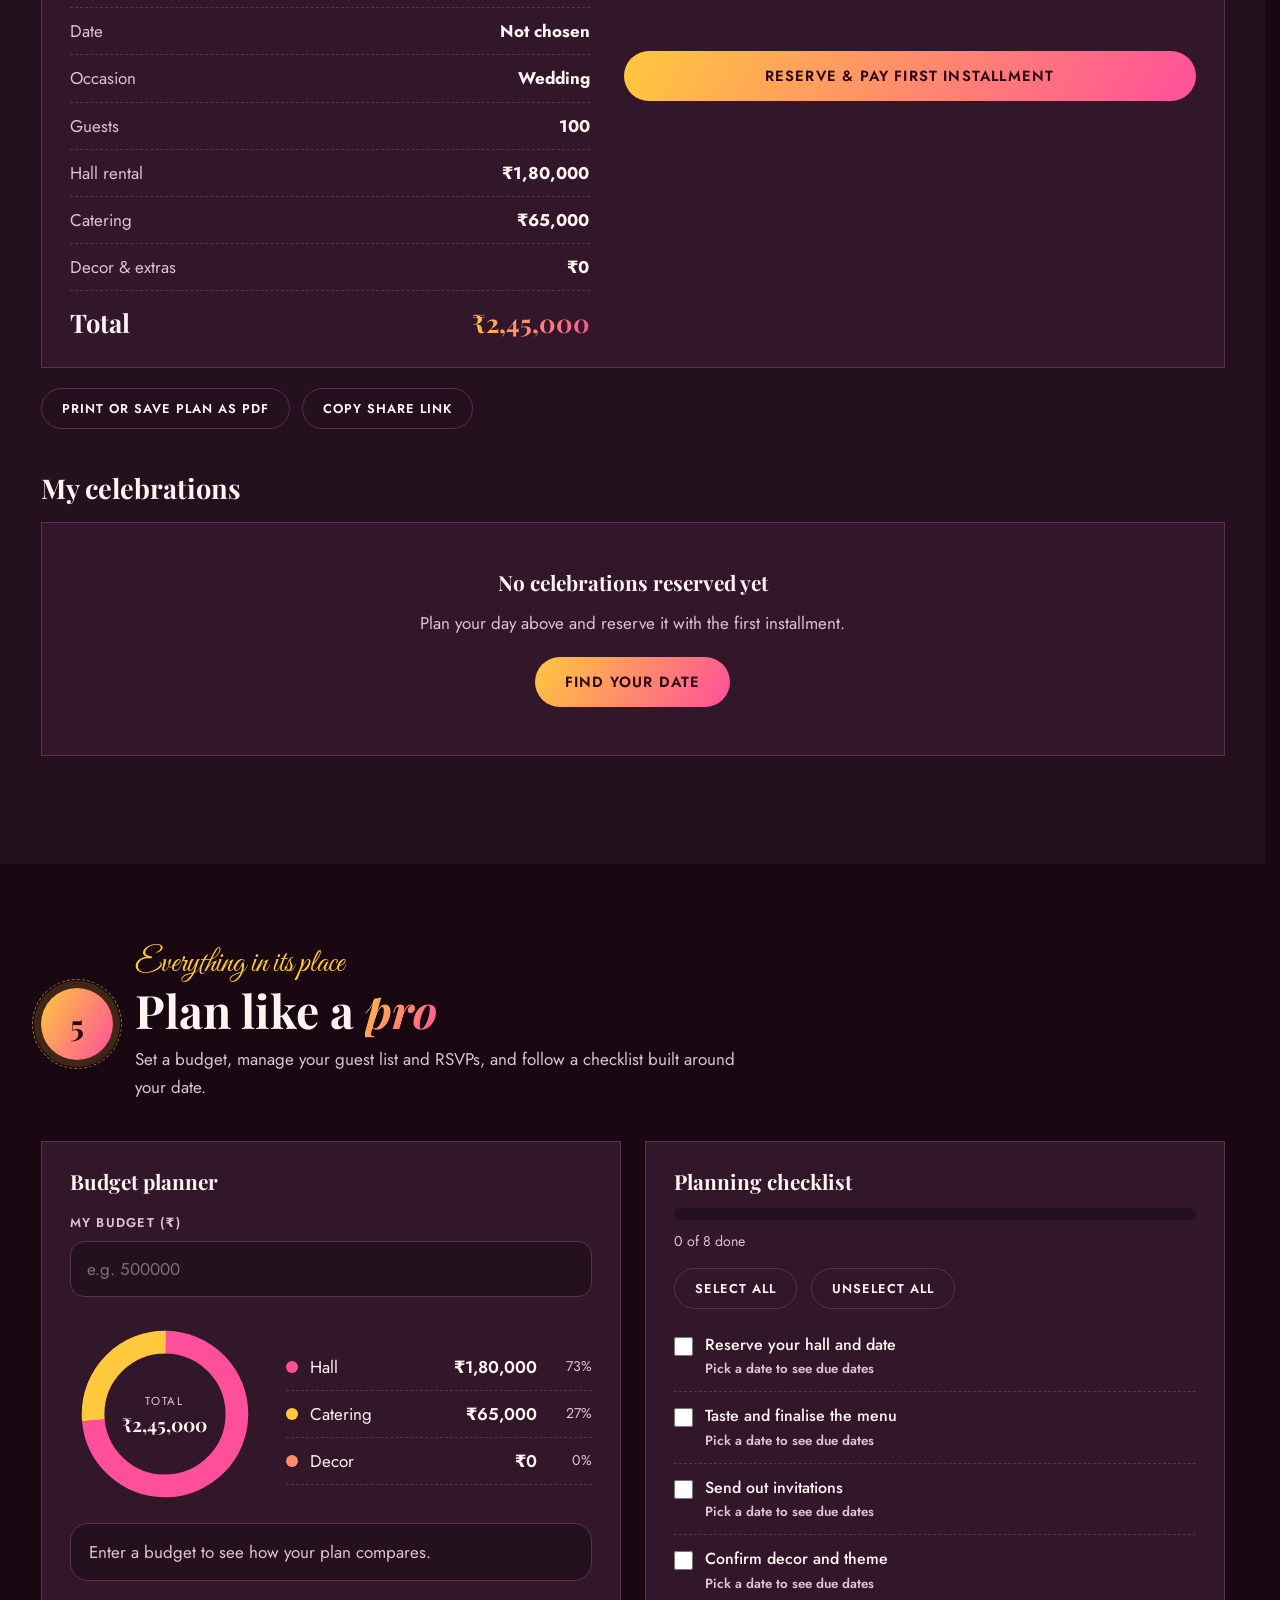
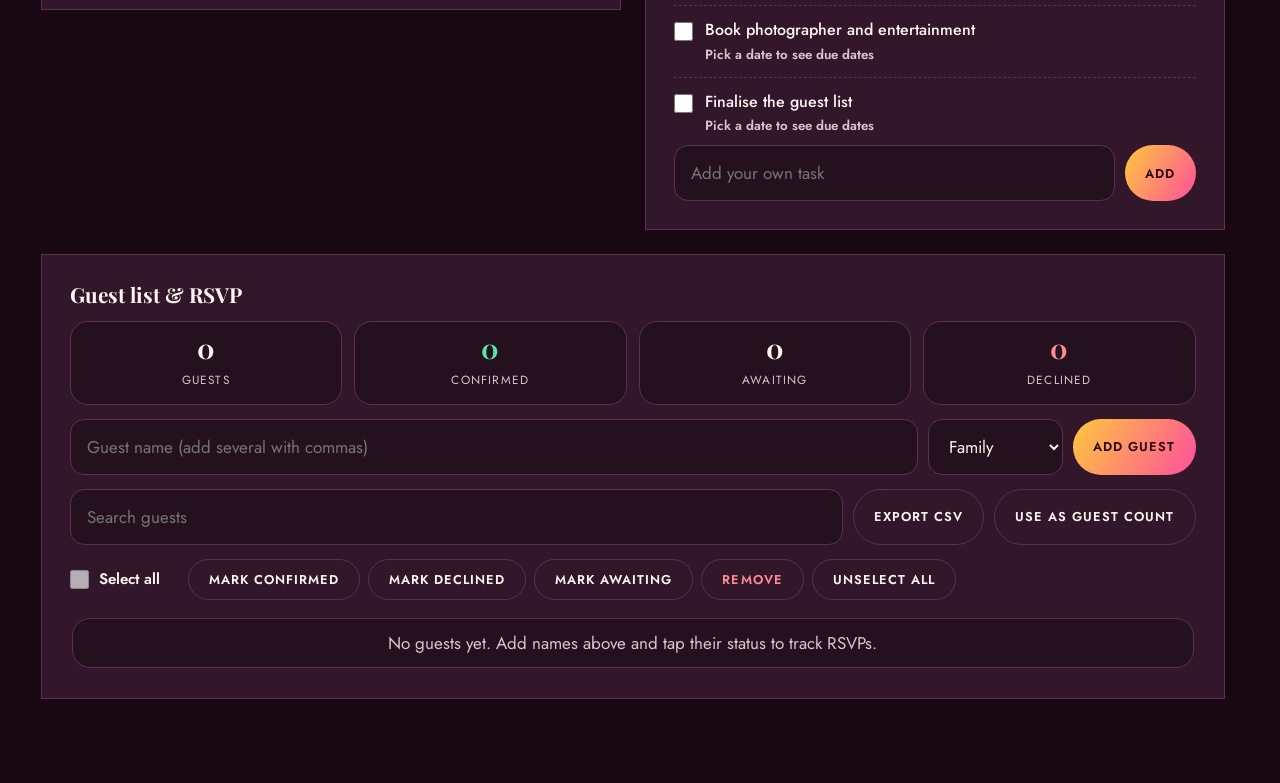
<file: dashboard.html>
<!DOCTYPE html><html lang="en"><head><meta charset="utf-8"><meta name="viewport" content="width=device-width,initial-scale=1"><title>Celebration Planner | Aurelia Hall – Banquets &amp; Celebrations</title><meta name="robots" content="noindex"><meta name="theme-color" content="#190812"><link rel="icon" type="image/svg+xml" href="favicon.svg"><link rel="apple-touch-icon" href="favicon.svg"><link rel="preconnect" href="https://fonts.googleapis.com"><link href="https://fonts.googleapis.com/css2?family=Great+Vibes&family=Jost:wght@400;500;600&family=Playfair+Display:ital,wght@0,600;0,700;0,800;1,600;1,700&display=swap" rel="stylesheet"><link rel="stylesheet" href="theme.css"><link rel="stylesheet" href="images.css"><link rel="stylesheet" href="dashboard.css"></head>
<body>
<header class="tb" id="tb"><div class="tb-in">
<a class="tb-brand" href="index.html" aria-label="Aurelia Hall – back to the website"><svg class="logo-mark" width="44" height="44" viewBox="0 0 64 64" aria-hidden="true"><defs><linearGradient id="lgD" x1="8" y1="6" x2="56" y2="58" gradientUnits="userSpaceOnUse"><stop offset="0" style="stop-color:var(--secondary)"/><stop offset="1" style="stop-color:var(--primary)"/></linearGradient></defs><circle cx="32" cy="32" r="29" fill="none" stroke="url(#lgD)" stroke-width="2.6"/><circle cx="32" cy="32" r="24.5" fill="none" class="logo-hair" stroke-width="1" stroke-dasharray="1 4.2" stroke-linecap="round"/><path d="M19.5 47.5 32 21l12.5 26.5" fill="none" stroke="url(#lgD)" stroke-width="3.6" stroke-linecap="round" stroke-linejoin="round"/><path d="M26 47.5V39a6 6 0 0 1 12 0v8.5" fill="none" class="logo-arc" stroke-width="2.8" stroke-linecap="round"/><path d="M32 9.5c.7 3.6 1.9 4.8 5.5 5.5-3.6.7-4.8 1.9-5.5 5.5-.7-3.600-1.900-4.800-5.500-5.500 3.600-.7 4.800-1.900 5.500-5.500z" class="logo-star"/></svg><span><b>AURELIA</b><small>BANQUETS &amp; CELEBRATIONS</small></span></a>
<nav class="steps" id="steps" aria-label="Planning steps"><a href="#sec-date" data-s="date"><i>1</i><span>Date</span></a><a href="#sec-menu" data-s="menu"><i>2</i><span>Menu</span></a><a href="#sec-decor" data-s="decor"><i>3</i><span>Decor</span></a><a href="#sec-pay" data-s="pay"><i>4</i><span>Payments</span></a><a href="#sec-tools" data-s="tools"><i>5</i><span>Toolkit</span></a></nav>
<div class="tb-r"><button class="rtlb" id="rtl" type="button" aria-pressed="false" aria-label="Switch text direction to right-to-left"><b id="rtlT">RTL</b></button><button class="ib" id="th" type="button" aria-label="Toggle light or dark theme"></button></div>
</div></header>
<main>
<section class="hero bg-dash" id="top"><canvas class="conf" id="conf" aria-hidden="true"></canvas><div class="hero-in">
<div class="hero-t"><span class="kicker">Your celebration planner</span><h1>Plan a day they will <em>never forget</em></h1><p id="dSub">Check dates, build your package and track every payment in one place.</p><div class="hero-cta"><a class="btn" href="#sec-date">Find your date</a><a class="btn ghost" href="#sec-pay">My payments</a></div>
<div class="ready" aria-live="polite"><div class="ring" id="ring"><svg viewBox="0 0 44 44" aria-hidden="true"><circle cx="22" cy="22" r="19"/><circle class="v" id="ringV" cx="22" cy="22" r="19"/></svg><b id="ringT">0%</b></div><span><b>Your plan is <span id="readyT">0%</span> ready</b><small id="readyS">Start by choosing a hall and a date.</small></span></div></div>
<div class="hero-r"><div class="collage" aria-hidden="true"><figure class="cp c1"><img id="hc1" alt="" loading="lazy"></figure><figure class="cp c2"><img id="hc2" alt="" loading="lazy"></figure><figure class="cp c3"><img id="hc3" alt="" loading="lazy"></figure></div><aside class="clock" id="clock" aria-label="Party clock"></aside></div>
</div></section>

<section class="kpi-s" aria-label="Overview"><div class="wrap"><div id="alert" aria-live="polite"></div><div class="kpi" id="kpi"></div><span class="kicker small kpi-tag">Your celebration at a glance</span></div></section>

<section class="inspo" aria-label="Celebration inspiration"><div class="wrap"><div class="inspo-h"><span class="kicker small">Get inspired</span><h2>Moments worth <em>celebrating</em></h2></div><div class="inspo-g" id="inspo"></div></div></section>

<section class="blk" id="sec-date"><div class="wrap">
<div class="sh reveal"><span class="num">1</span><div><span class="kicker small">Pick the perfect day</span><h2>Find your <em>date</em></h2><p>Choose a hall, then tap a day on the calendar. We tell you instantly if it is free.</p></div></div>
<div class="grid2">
<div class="col">
<div class="card reveal"><div class="chd"><h3>Choose your hall</h3><button class="lnk" type="button" id="cmpB">Compare halls</button></div><input type="search" class="find" id="hSearch" placeholder="Type to find a hall (name or guests)" aria-label="Find a hall"><p class="tiph">Tap a hall to select it.</p><div class="halls" id="halls"></div><p class="mut" id="hNone" hidden>No hall matches. Clear the search to see all halls.</p></div>
<div class="card reveal"><h3>Tell us about the day</h3>
<label>Occasion <small>(tap again to unselect)</small></label><div class="pills" id="types"></div>
<div class="row2"><div><label for="dG">Guests</label><div class="stepper"><button type="button" id="gMinus" aria-label="Fewer guests">−</button><input id="dG" type="number" min="10" value="100" inputmode="numeric"><button type="button" id="gPlus" aria-label="More guests">+</button></div><small class="mut" id="gMsg"></small></div>
<div><label for="dN">Event name <small>(optional)</small></label><input id="dN" type="text" maxlength="40" placeholder="e.g. Priya &amp; Karthik’s wedding"></div></div>
</div></div>
<div class="col">
<div class="card cal-card reveal"><div class="cal-h"><button class="ib" type="button" id="mPrev" aria-label="Previous month">‹</button><b id="mTitle"></b><button class="ib" type="button" id="mNext" aria-label="Next month">›</button></div><div class="cal" id="cal"></div>
<div class="legend"><span><i class="k free"></i>Free</span><span><i class="k bk"></i>Booked</span><span><i class="k mine"></i>Your event</span><span><i class="k sel"></i>Selected</span></div></div>
<div class="card res reveal" id="res" aria-live="polite"></div>
</div></div>
</div></section>

<section class="blk alt" id="sec-menu"><div class="wrap">
<div class="sh reveal"><span class="num">2</span><div><span class="kicker small">A feast, your way</span><h2>Choose your <em>menu</em></h2><p>Every kitchen is on site. Tap a style to select it, tap it again to unselect.</p></div></div>
<div class="menu-wrap reveal"><div class="plates" id="plates"></div><div class="menucard" id="menuCard"></div></div>
</div></section>

<section class="blk" id="sec-decor"><div class="wrap">
<div class="sh reveal"><span class="num">3</span><div><span class="kicker small">Make it sparkle</span><h2>Style your <em>decor</em></h2><p>Tap to add or remove. Your total updates as you go.</p></div></div>
<input type="search" class="find" id="xSearch" placeholder="Type to find decor (e.g. lights, floral)" aria-label="Find decor"><div class="board reveal" id="board"></div>
<div class="board-f reveal"><span id="decTot"></span><span class="bf-b"><button class="btn ghost sm" type="button" id="decAll">Select all</button><button class="btn ghost sm" type="button" id="decSkip">Unselect all</button></span></div>
</div></section>

<section class="blk alt" id="sec-pay"><div class="wrap">
<div class="sh reveal"><span class="num">4</span><div><span class="kicker small">Easy on your wallet</span><h2>Pay in <em>installments</em></h2><p>Reserve your date with the first of three payments. Track every one below.</p></div></div>
<div class="card plan reveal" id="planCard"></div>
<div class="plan-tools reveal"><button class="btn ghost sm" type="button" id="prB">Print or save plan as PDF</button><button class="btn ghost sm" type="button" id="lnB">Copy share link</button></div>
<h3 class="subh reveal">My celebrations</h3>
<div id="mine"></div>
</div></section>

<section class="blk" id="sec-tools"><div class="wrap">
<div class="sh reveal"><span class="num">5</span><div><span class="kicker small">Everything in its place</span><h2>Plan like a <em>pro</em></h2><p>Set a budget, manage your guest list and RSVPs, and follow a checklist built around your date.</p></div></div>
<div class="tools">
<div class="card reveal" id="budgetCard"><h3>Budget planner</h3>
<label for="bgIn">My budget (₹)</label><input id="bgIn" type="number" min="0" step="10000" inputmode="numeric" placeholder="e.g. 500000">
<div class="donut-w"><div class="donut" id="bgDonut"></div><ul class="leg" id="bgLeg"></ul></div><div class="bgs" id="bgS" aria-live="polite"></div></div>
<div class="card reveal" id="taskCard"><h3>Planning checklist</h3><div class="pbar"><i id="tkBar"></i></div><small id="tkS"></small>
<div class="selbar"><button type="button" class="btn ghost sm" id="tkAll">Select all</button><button type="button" class="btn ghost sm" id="tkNone">Unselect all</button></div>
<ul class="tasks" id="tkList"></ul>
<form class="gadd" id="tkAdd"><input type="text" id="tkN" maxlength="60" placeholder="Add your own task" aria-label="New task"><button class="btn sm" type="submit">Add</button></form></div>
<div class="card reveal" id="guestCard"><h3>Guest list &amp; RSVP</h3><div class="gstats" id="gStats"></div>
<form class="gadd" id="gAdd"><input type="text" id="gnN" maxlength="120" placeholder="Guest name (add several with commas)" aria-label="Guest name"><select id="gnG" aria-label="Group"><option>Family</option><option>Friends</option><option>Colleagues</option><option>VIP</option></select><button class="btn sm" type="submit">Add guest</button></form>
<div class="gtools"><input type="text" id="gSearch" placeholder="Search guests" aria-label="Search guests"><button class="btn ghost sm" type="button" id="gCsv">Export CSV</button><button class="btn ghost sm" type="button" id="gUse">Use as guest count</button></div>
<div class="selbar" id="gBulk"><label class="sa"><input type="checkbox" id="gAll" aria-label="Select all guests"><span id="gAllT">Select all</span></label><span class="sel-n" id="gSelN"></span><span class="sel-a" id="gSelA" hidden><button type="button" class="btn ghost sm" data-ba="Confirmed">Mark confirmed</button><button type="button" class="btn ghost sm" data-ba="Declined">Mark declined</button><button type="button" class="btn ghost sm" data-ba="Invited">Mark awaiting</button><button type="button" class="btn ghost sm bad" data-ba="del">Remove</button><button type="button" class="btn ghost sm" data-ba="none">Unselect all</button></span></div>
<ul class="glist" id="gList"></ul></div>
</div></div></section>
</main>
<button class="up" id="up" type="button" aria-label="Back to top">↑</button>
<div class="tray" id="tray"></div>
<dialog id="cmpD"><div class="pd"><div class="chd"><h3>Compare halls</h3><button class="ib" type="button" id="cmpX" aria-label="Close">✕</button></div><p class="mut" id="cmpS"></p><div class="cmpw" id="cmpT"></div></div></dialog>
<dialog id="payD"><form method="dialog" class="pd"><h3 id="pdT">Pay installment</h3><p class="mut" id="pdS"></p><div class="pdA" id="pdA"></div>
<div class="pdM"><label class="opt"><input type="radio" name="pm" checked><span>UPI</span></label><label class="opt"><input type="radio" name="pm"><span>Credit or debit card</span></label><label class="opt"><input type="radio" name="pm"><span>Net banking</span></label></div>
<div class="pdB"><button class="btn" id="pdGo" value="go">Pay now</button><button class="btn ghost" value="cancel">Cancel</button></div><p class="mut sm">Demo payment. No real money is charged.</p></form></dialog>
<script src="images.js"></script><script src="dashboard.js"></script>
</body></html>
</file>
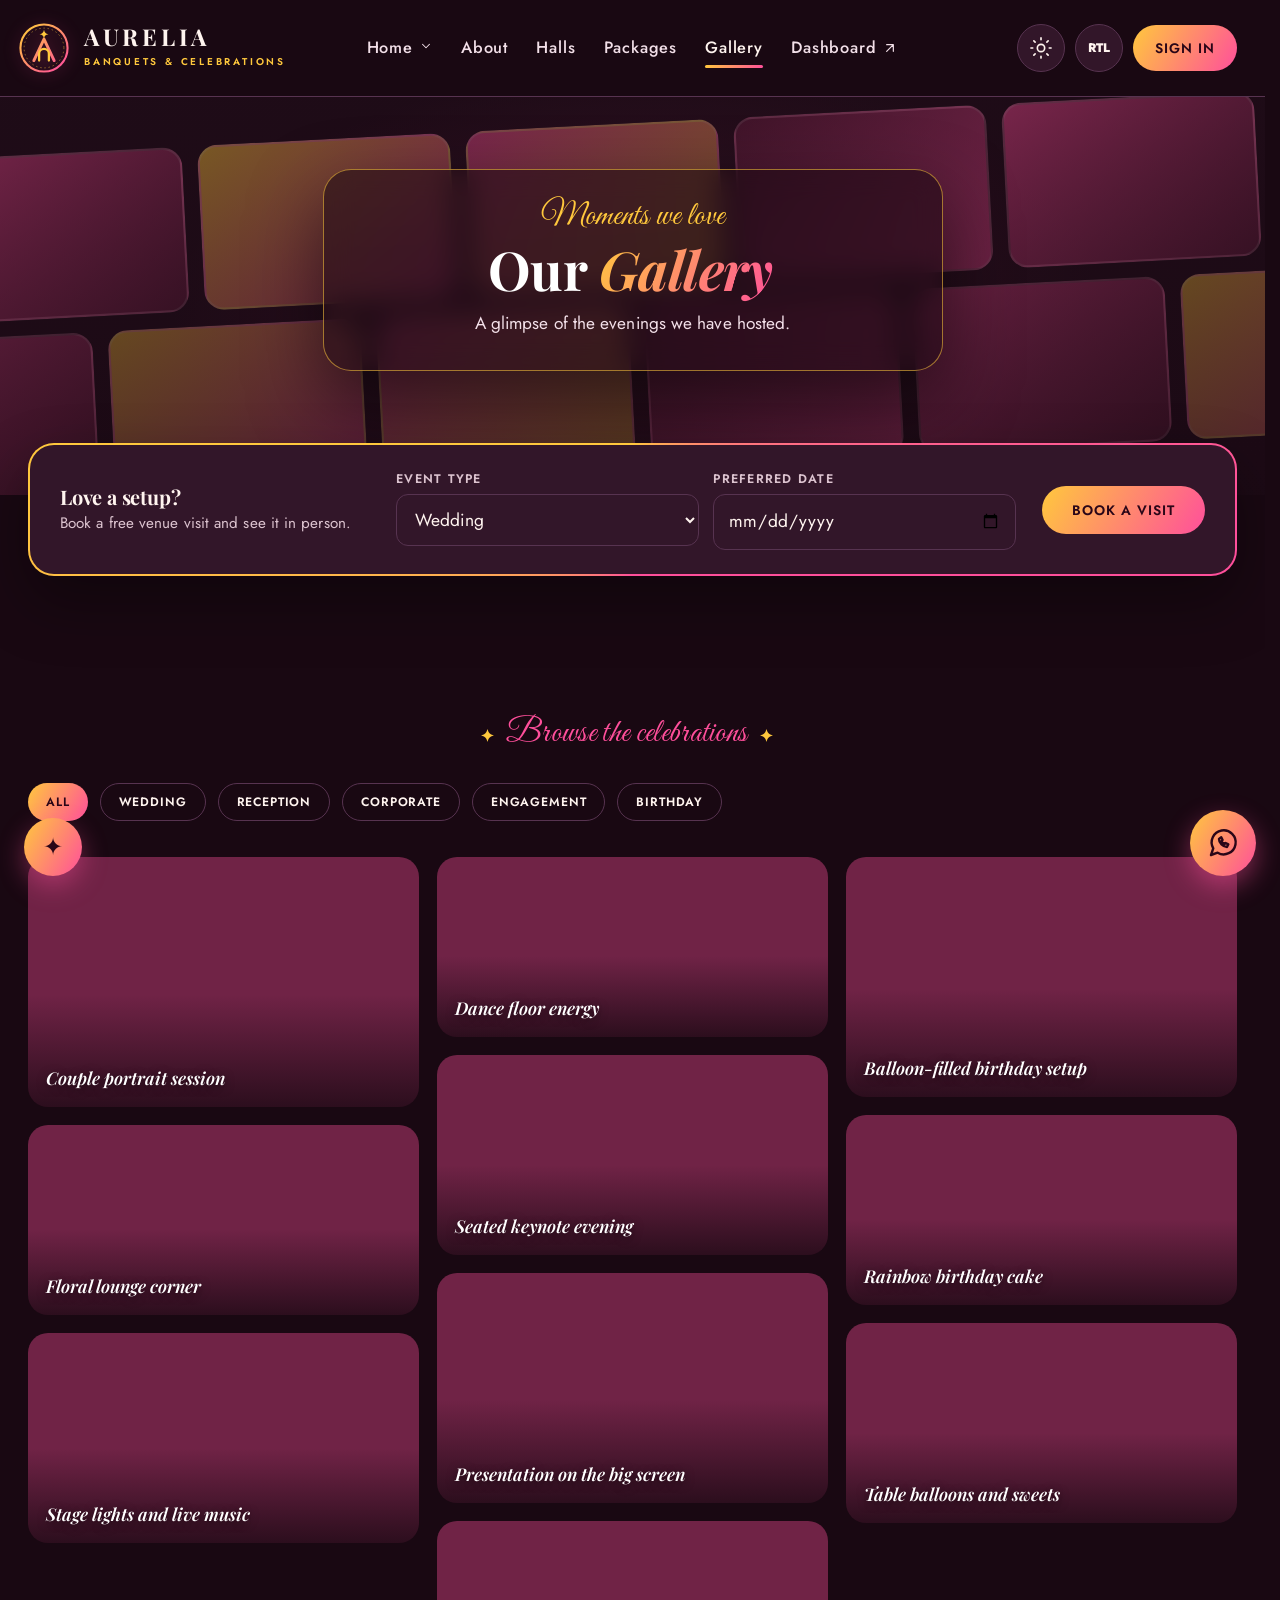
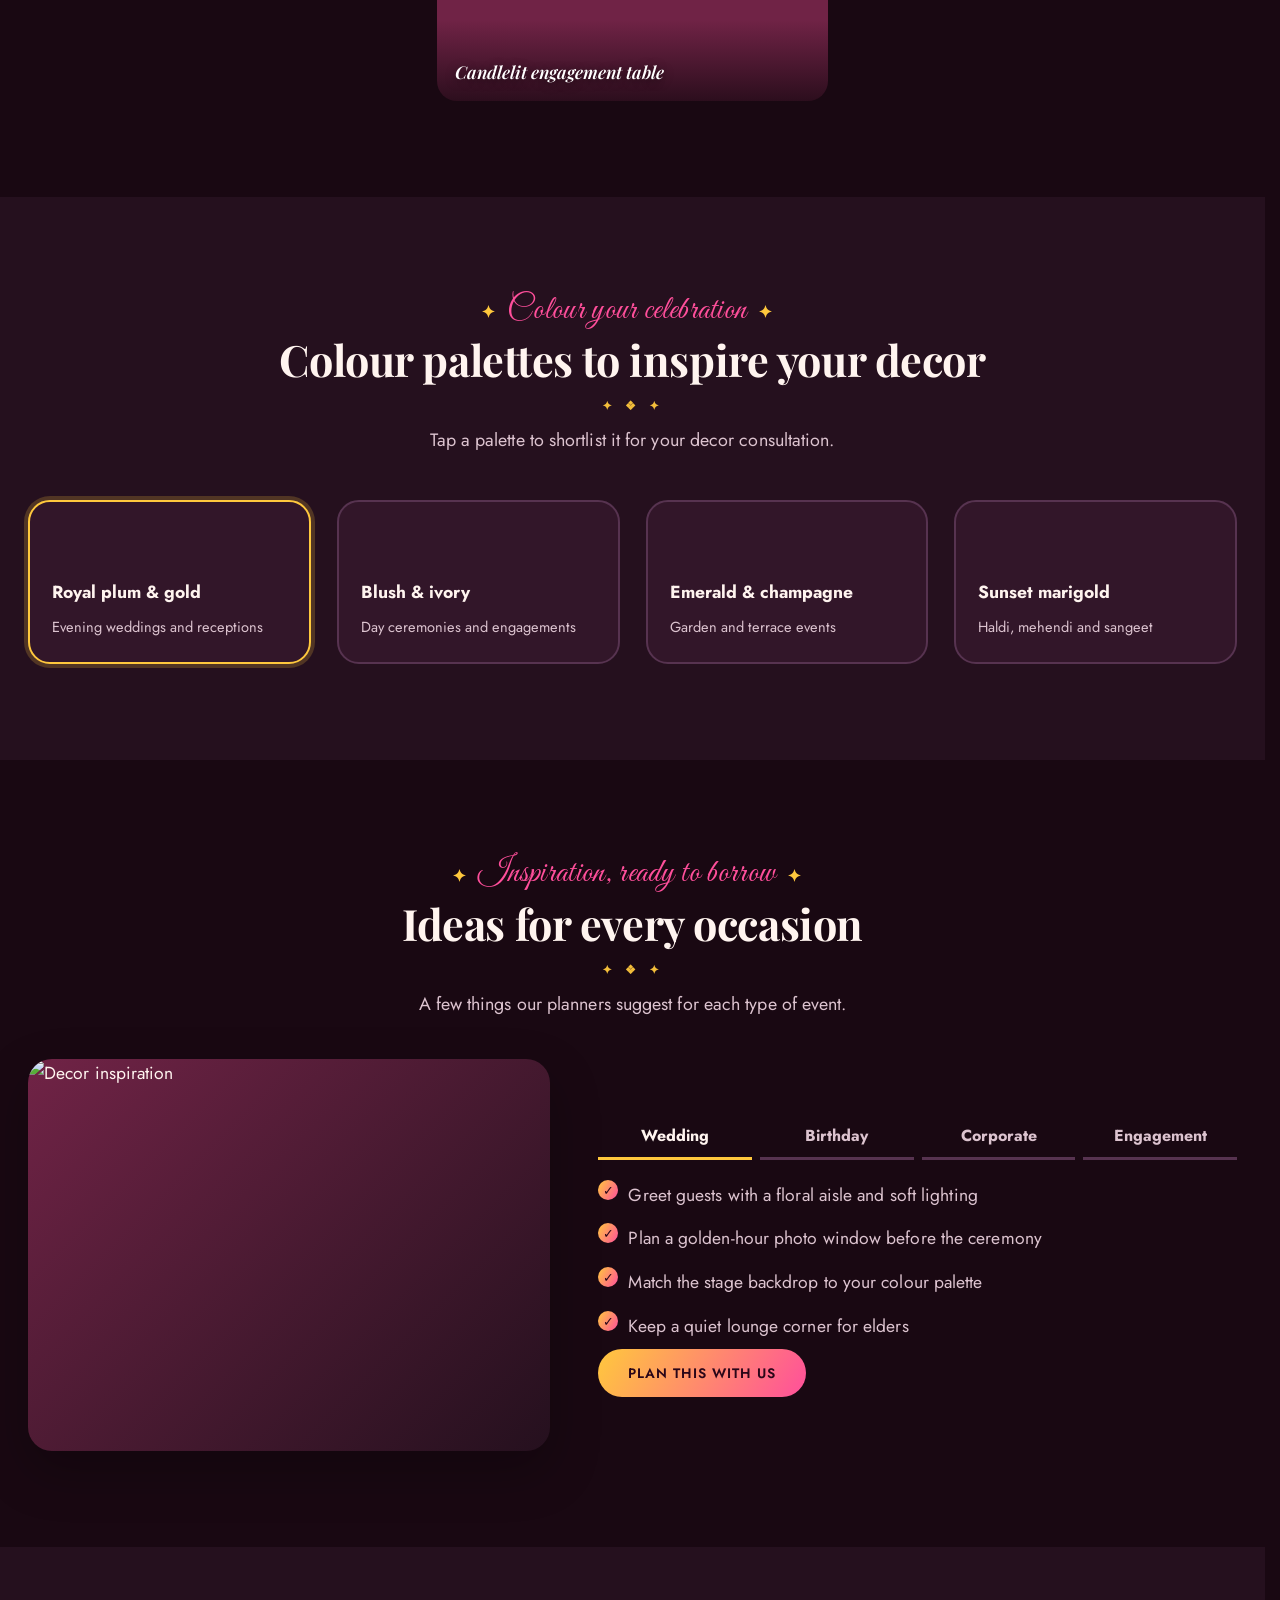
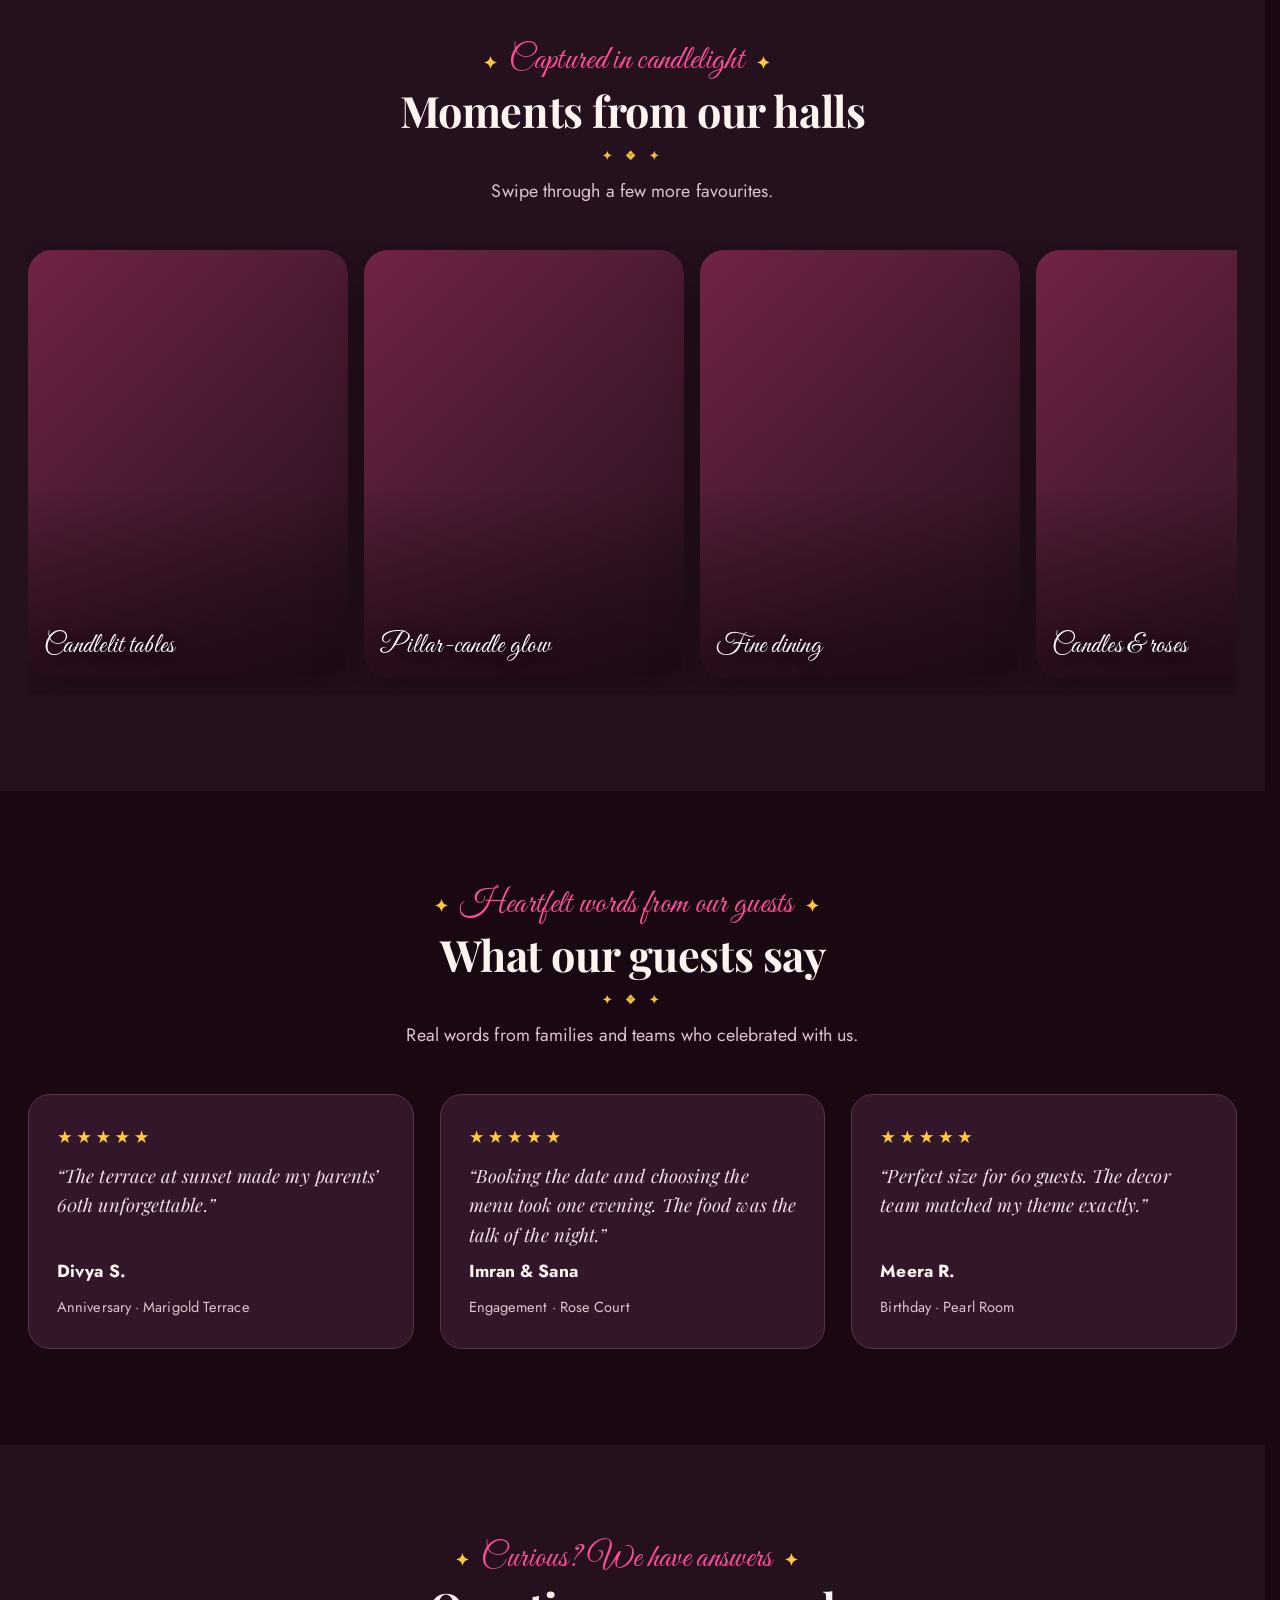
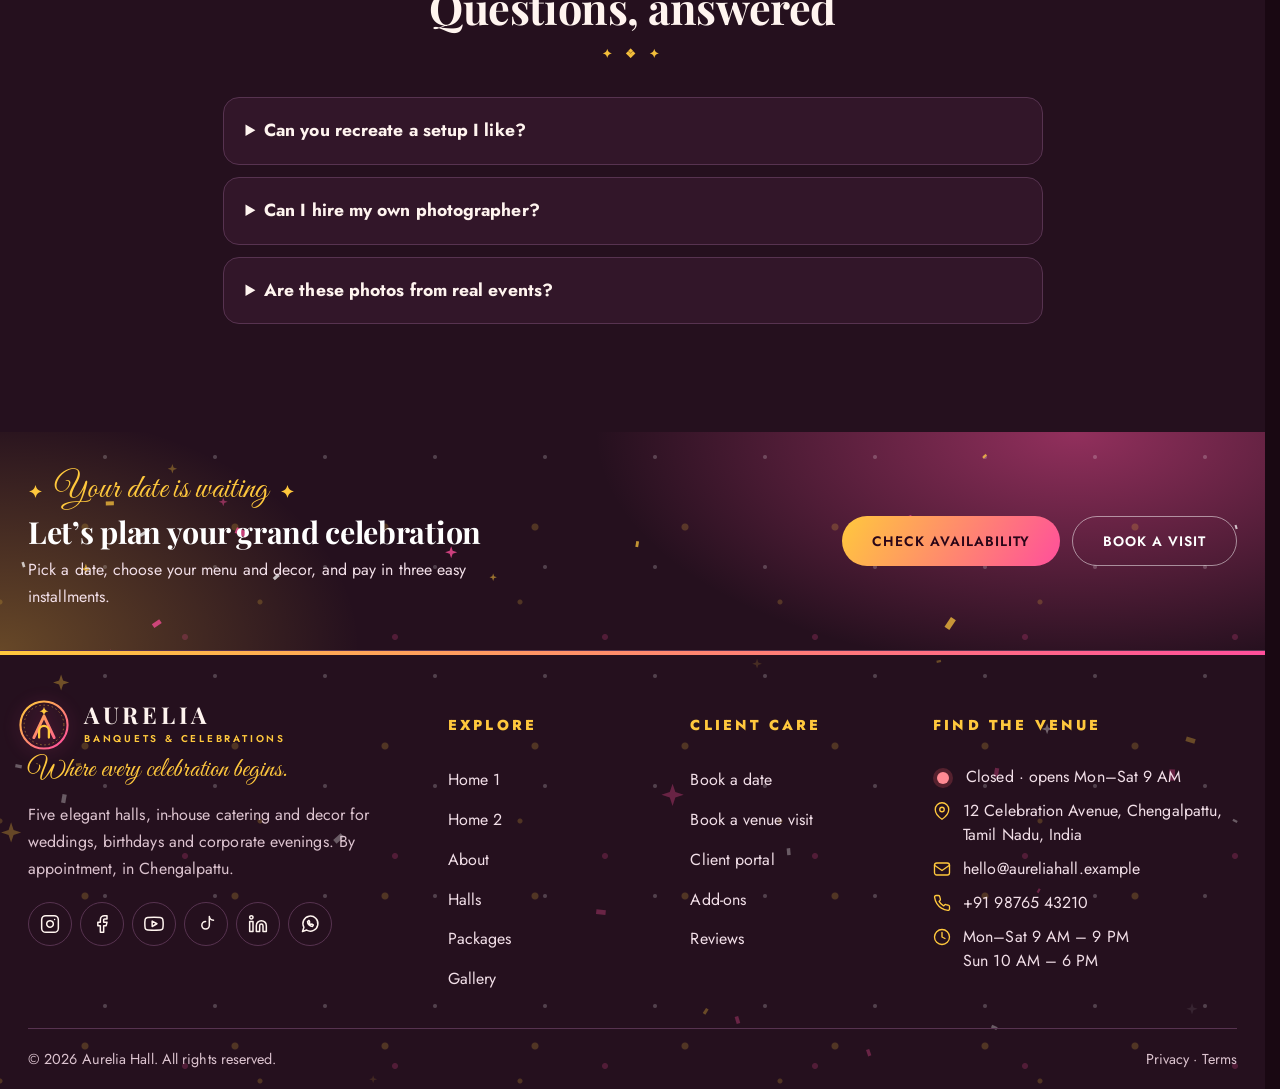
<file: gallery.html>
<!DOCTYPE html><html lang="en"><head><meta charset="utf-8"><meta name="viewport" content="width=device-width,initial-scale=1"><meta name="description" content="Aurelia Hall – banquet halls, catering and decor for weddings, engagements, birthdays and corporate events in Chengalpattu. Check dates and book online."><meta name="theme-color" content="#190812"><meta property="og:title" content="Aurelia Hall – Banquets &amp; Celebrations"><meta property="og:description" content="Aurelia Hall – banquet halls, catering and decor for weddings, engagements, birthdays and corporate events in Chengalpattu. Check dates and book online."><title>Gallery | Aurelia Hall – Banquets &amp; Celebrations</title><link rel="icon" type="image/svg+xml" href="favicon.svg"><link rel="apple-touch-icon" href="favicon.svg"><link rel="preconnect" href="https://fonts.googleapis.com"><link href="https://fonts.googleapis.com/css2?family=Great+Vibes&family=Jost:wght@400;500;600&family=Playfair+Display:ital,wght@0,600;0,700;0,800;1,600;1,700&display=swap" rel="stylesheet"><link rel="stylesheet" href="theme.css"><link rel="stylesheet" href="images.css"><link rel="stylesheet" href="style.css"></head><body><div id="hdr"></div>
<section class="hx hx-gal"><div class="mqs" aria-hidden="true"><div class="row r1"><span class="mt bg-t1 fb-1"></span><span class="mt bg-t2 fb-2"></span><span class="mt bg-t3 fb-3"></span><span class="mt bg-t4 fb-4"></span><span class="mt bg-t5 fb-1"></span><span class="mt bg-t1 fb-2"></span><span class="mt bg-t2 fb-3"></span><span class="mt bg-t3 fb-4"></span><span class="mt bg-t4 fb-1"></span><span class="mt bg-t5 fb-2"></span></div><div class="row r2"><span class="mt bg-t6 fb-1"></span><span class="mt bg-t7 fb-2"></span><span class="mt bg-t8 fb-3"></span><span class="mt bg-t9 fb-4"></span><span class="mt bg-t10 fb-1"></span><span class="mt bg-t6 fb-2"></span><span class="mt bg-t7 fb-3"></span><span class="mt bg-t8 fb-4"></span><span class="mt bg-t9 fb-1"></span><span class="mt bg-t10 fb-2"></span></div></div><div class="wrap"><div class="glass"><span class="kicker">Moments we love</span><h1>Our <em>Gallery</em></h1><p>A glimpse of the evenings we have hosted.</p></div></div></section>
<div class="wrap hb"><form class="hero-card" id="hcVisit"><div class="hc-t"><h3>Love a setup?</h3><p>Book a free venue visit and see it in person.</p></div><div class="hc-f"><div><label for="gvT">Event type</label><select id="gvT"><option>Wedding</option><option>Engagement</option><option>Reception</option><option>Birthday</option><option>Corporate</option></select></div><div><label for="gvD">Preferred date</label><input type="date" id="gvD"></div></div><button class="btn hc-a">Book a visit</button></form></div>
<section><div class="wrap"><span class="tagline center">Browse the celebrations</span><div class="filters" id="gf"></div><div class="tiles" id="gt"></div></div></section>
<section class="alt" data-block="palettes"></section>
<section data-block="ideas"></section>
<section class="alt"><div class="wrap"><div class="center"><span class="tagline">Captured in candlelight</span><h2>Moments from our halls</h2><p class="lead">Swipe through a few more favourites.</p></div><div class="strip"><div class="ph" data-img="g1" data-alt="Candlelit dinner tables set for an evening reception"><span class="cap">Candlelit tables</span></div><div class="ph" data-img="g2" data-alt="Pillar candles glowing on a plate"><span class="cap">Pillar-candle glow</span></div><div class="ph" data-img="g3" data-alt="Fine dining table setting"><span class="cap">Fine dining</span></div><div class="ph" data-img="g4" data-alt="Red and white candles with florals"><span class="cap">Candles &amp; roses</span></div></div></div></section>
<section data-block="reviews" data-n="2"></section>
<section class="alt" data-block="faq" data-set="gallery"></section>
<div class="lb" id="lb"><div id="lbi"></div></div>
<div id="ftr"></div>
<script src="images.js"></script><script src="script.js"></script></body></html>
</file>
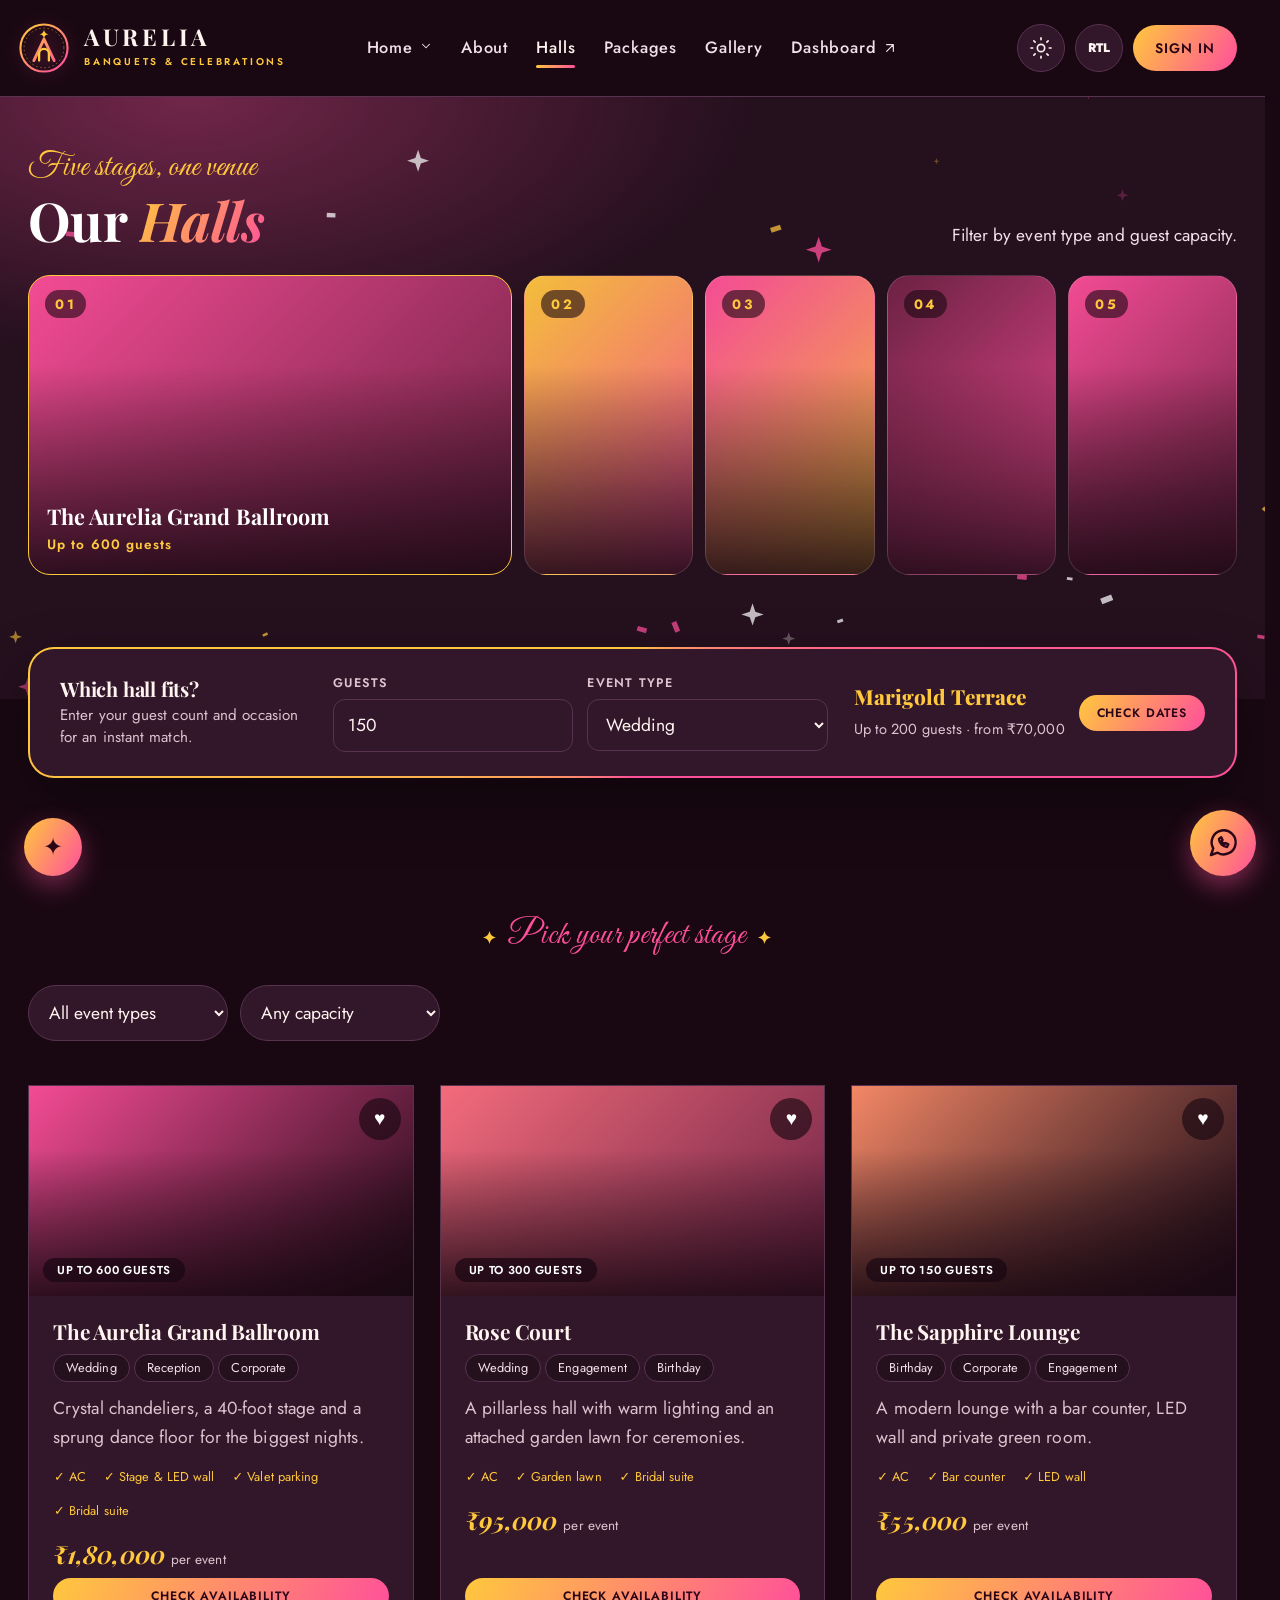
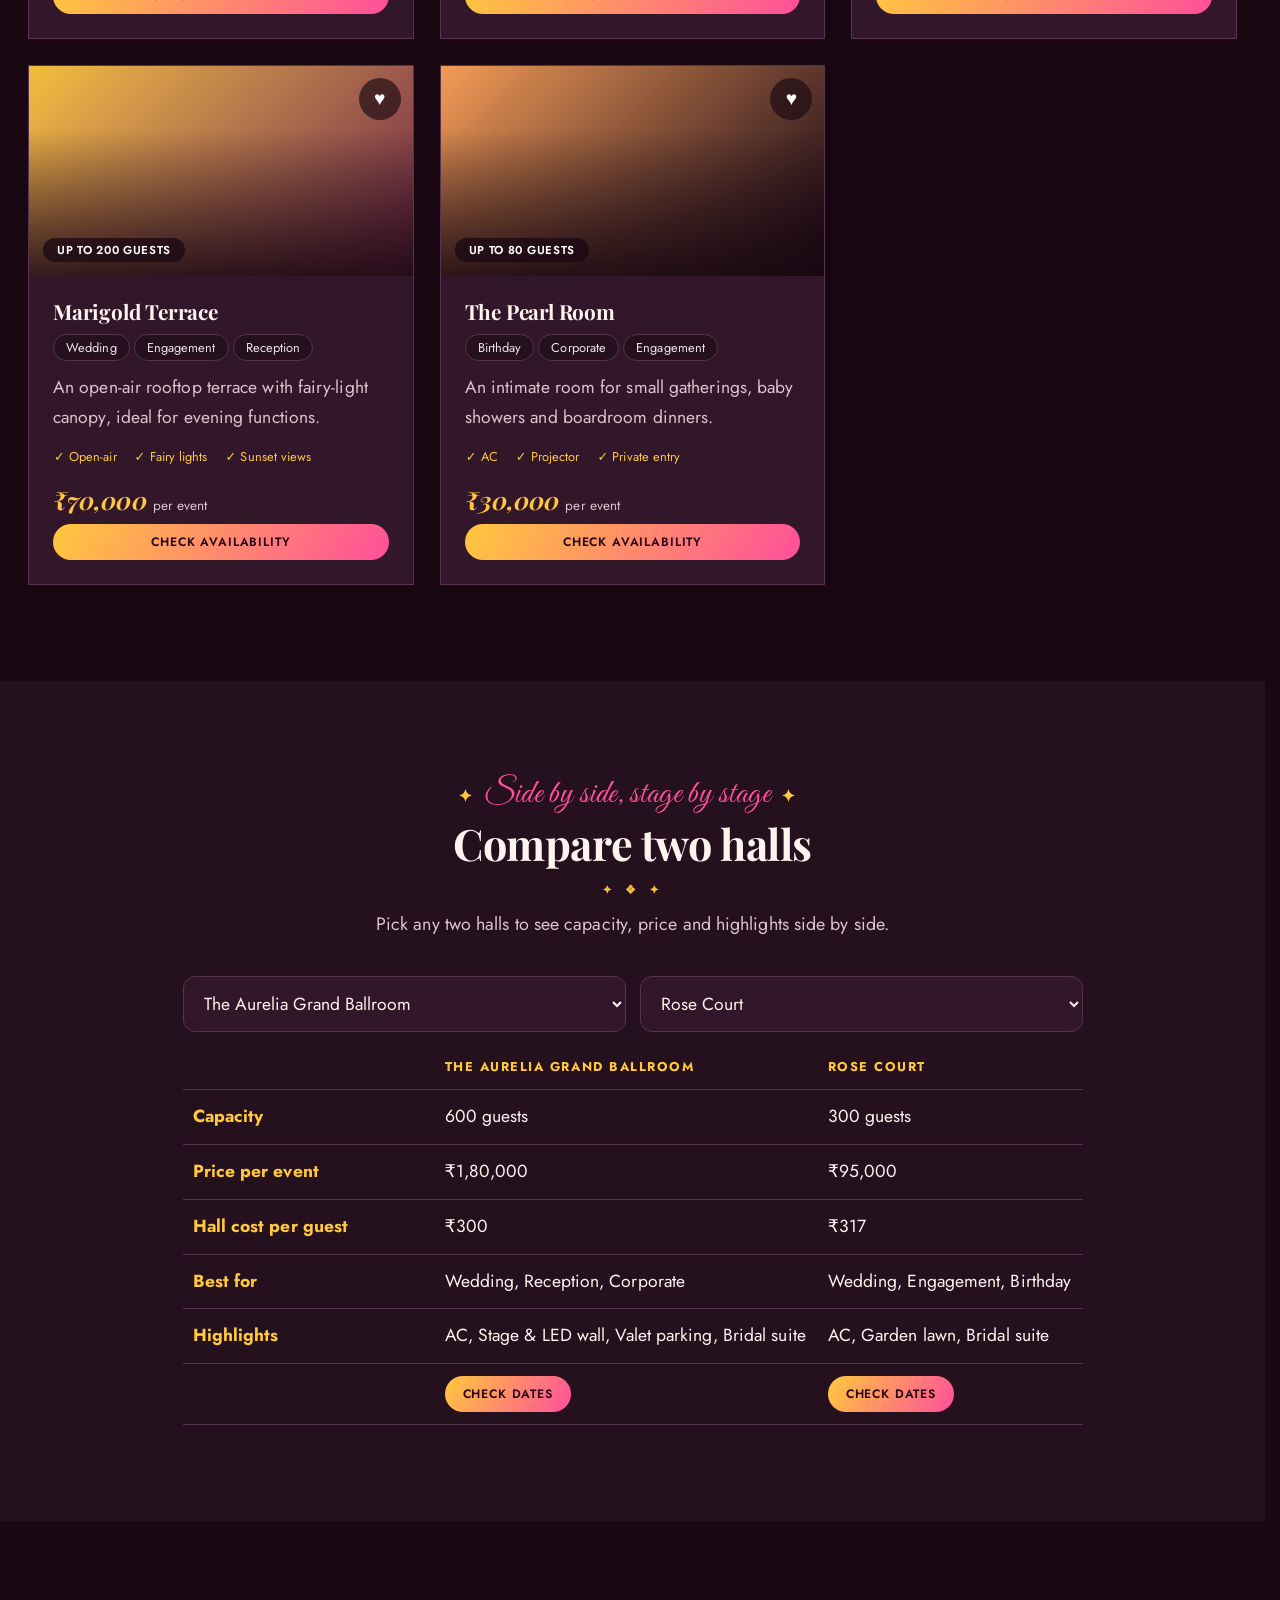
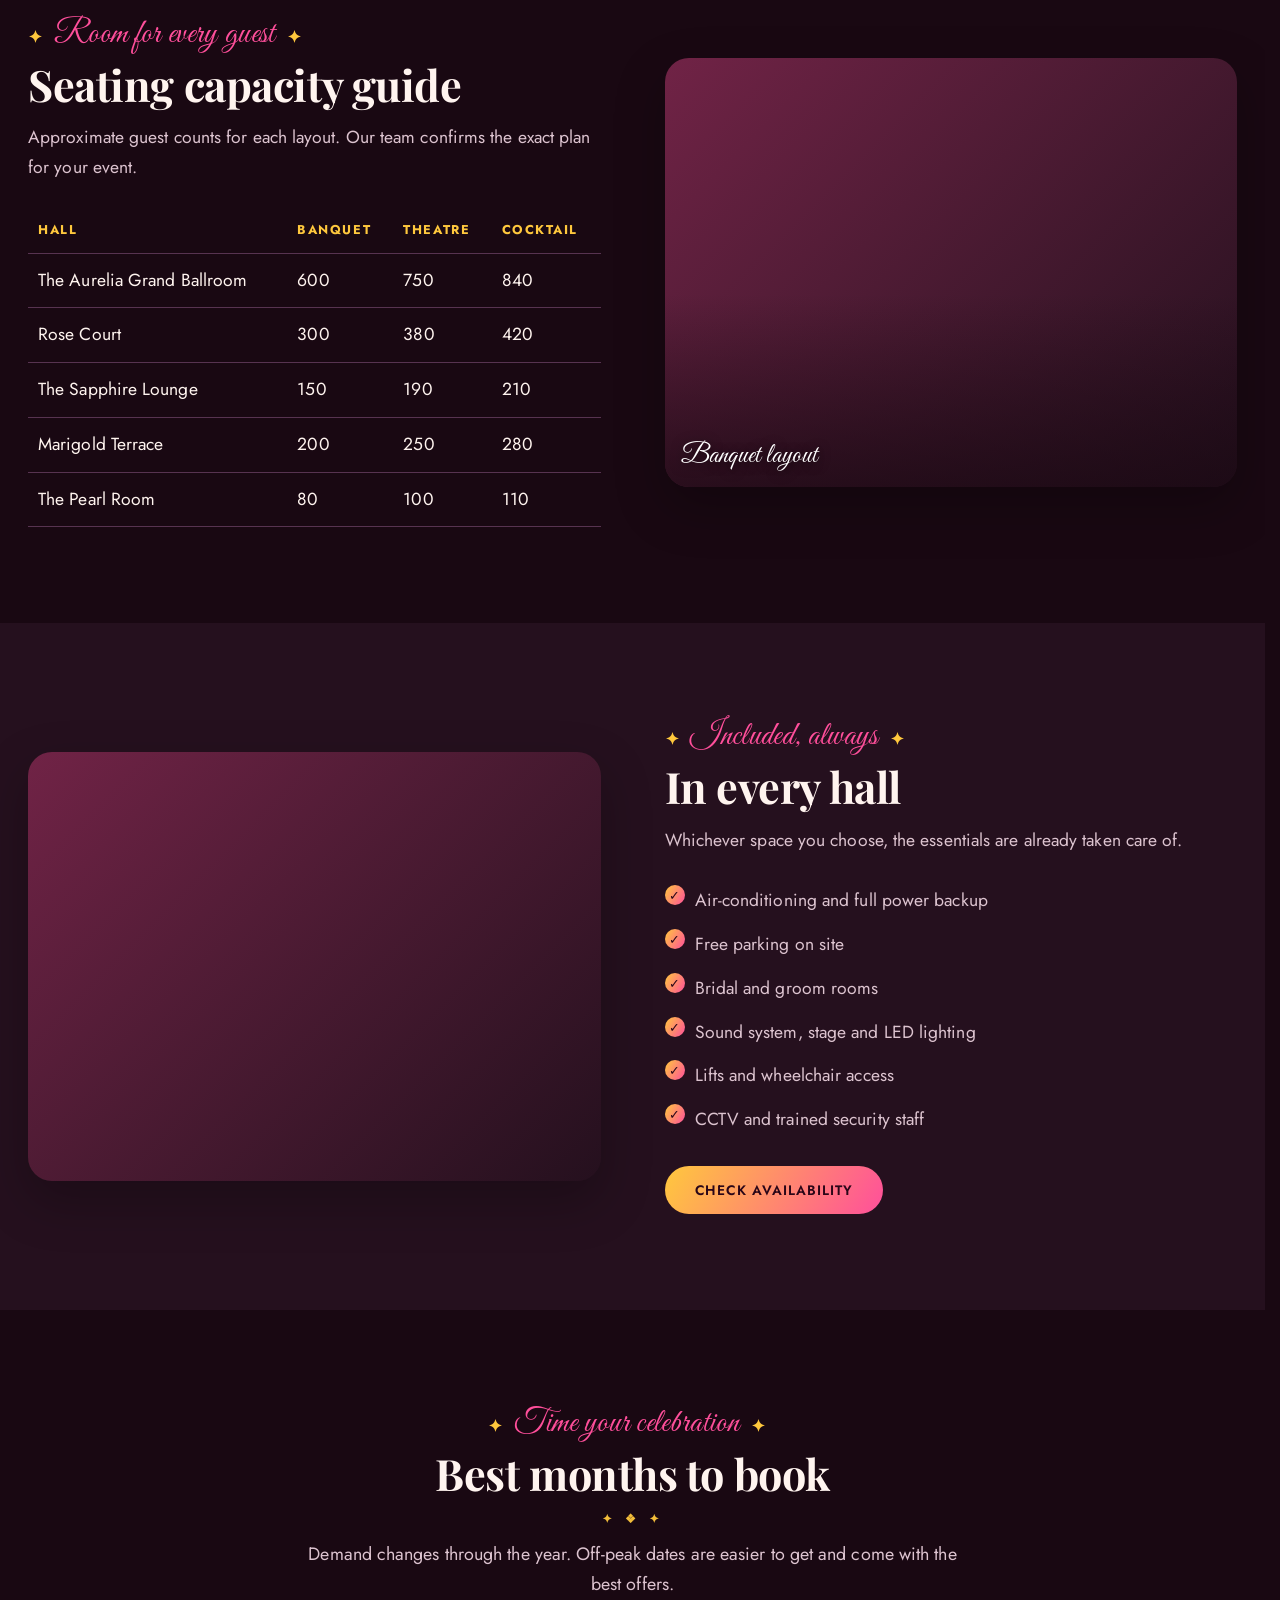
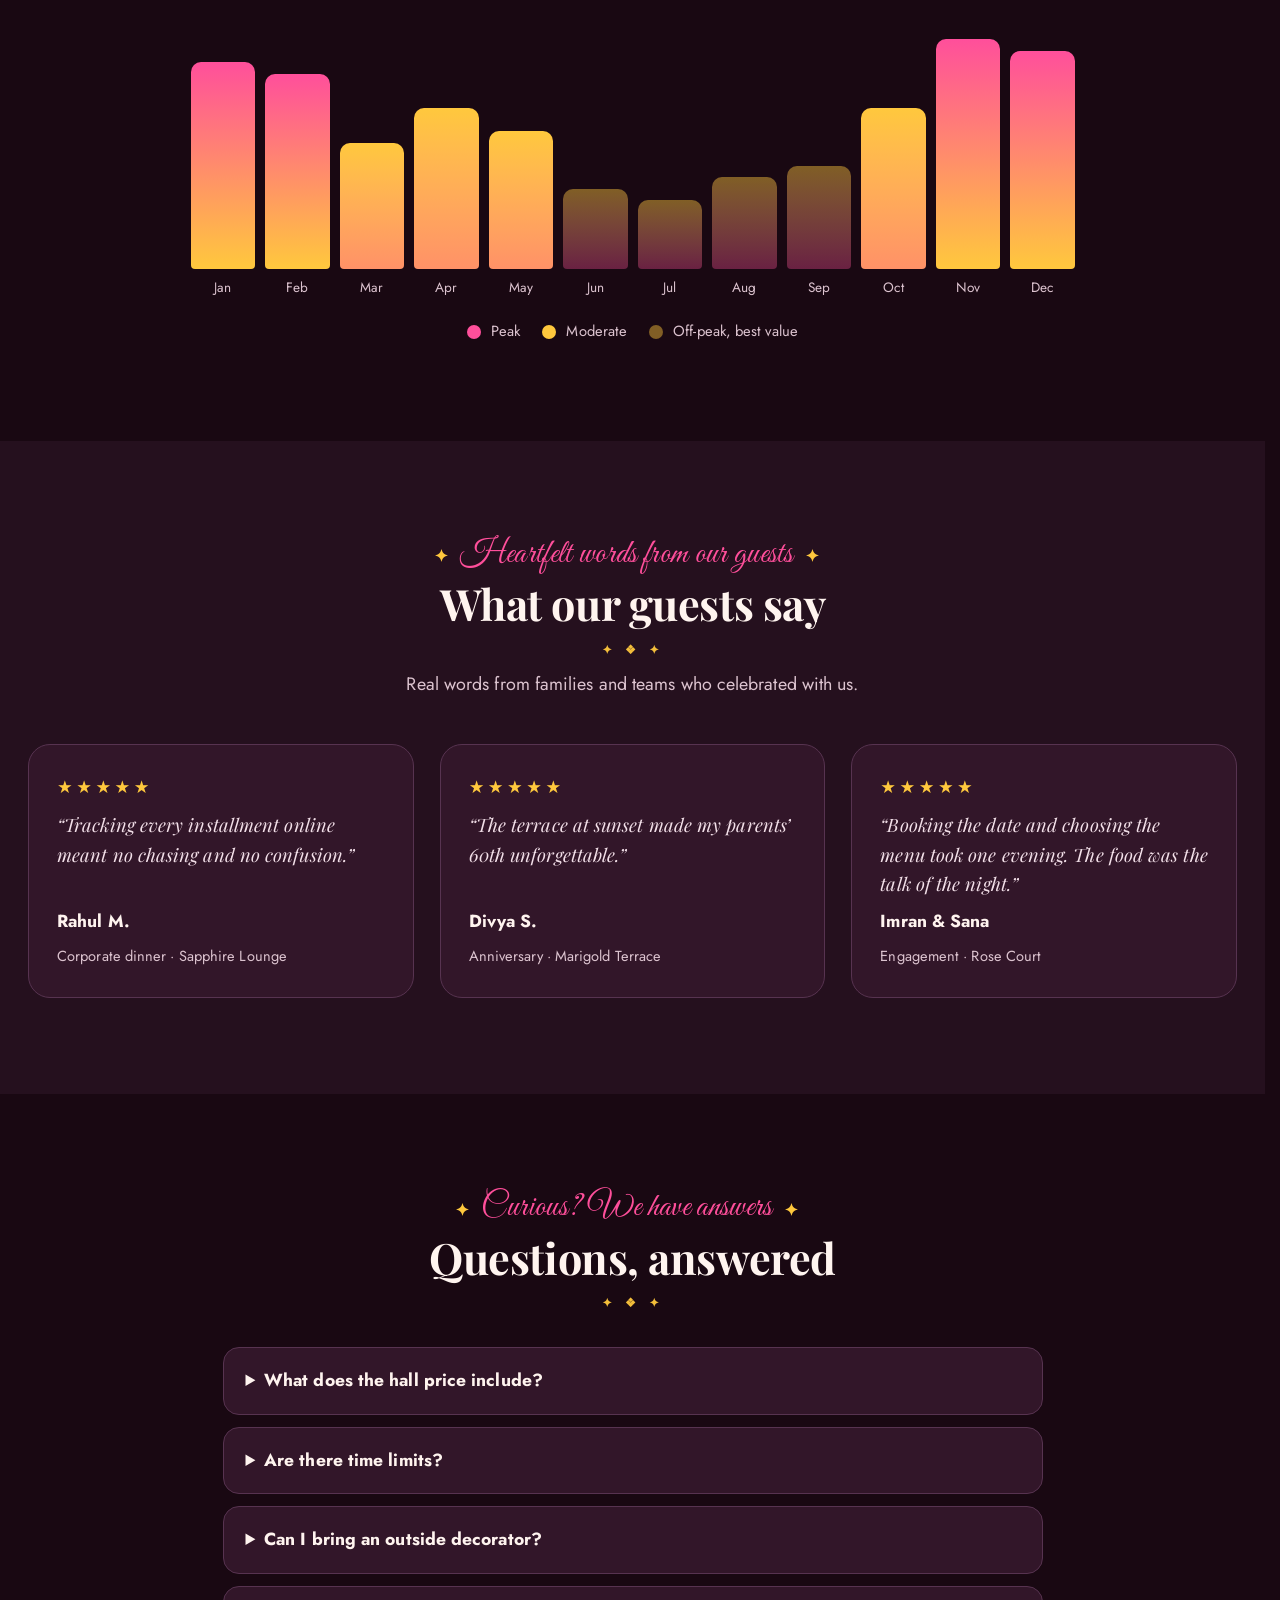
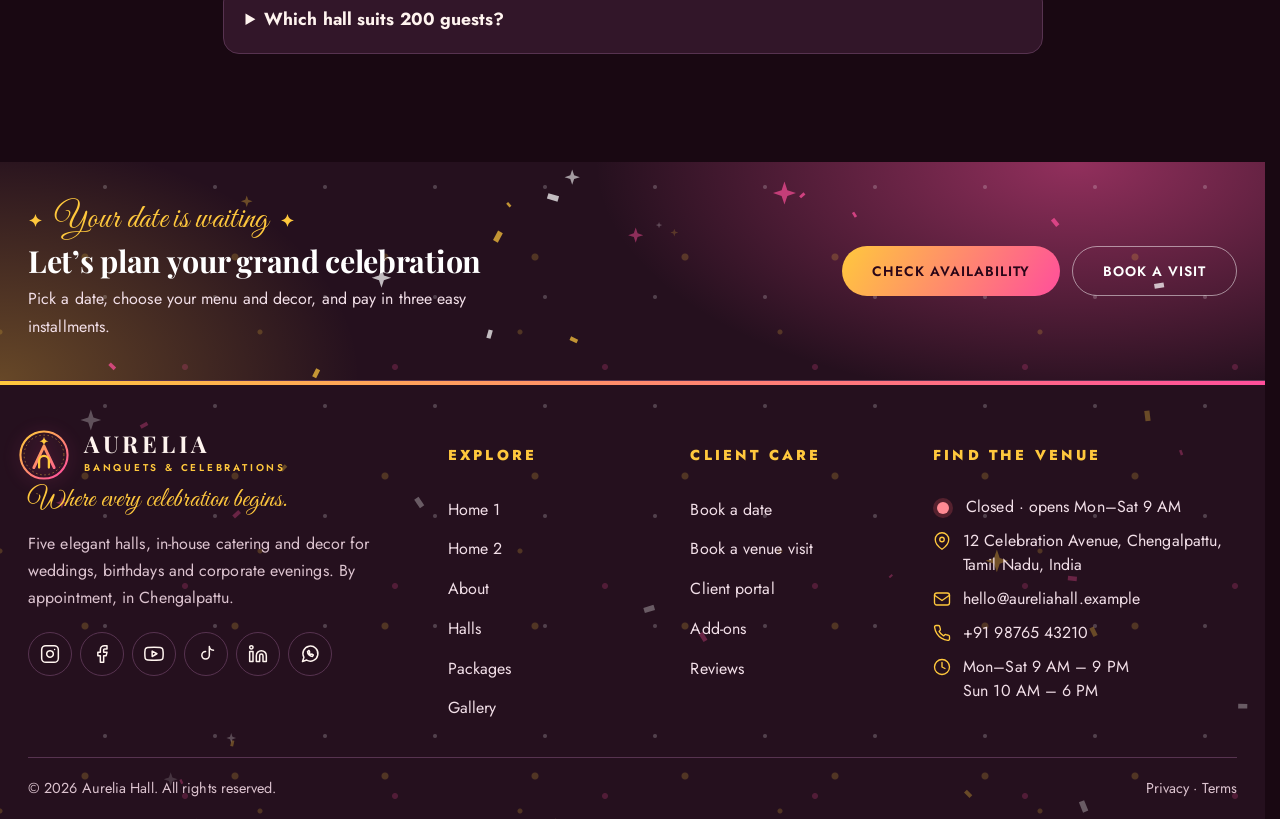
<file: halls.html>
<!DOCTYPE html><html lang="en"><head><meta charset="utf-8"><meta name="viewport" content="width=device-width,initial-scale=1"><meta name="description" content="Aurelia Hall – banquet halls, catering and decor for weddings, engagements, birthdays and corporate events in Chengalpattu. Check dates and book online."><meta name="theme-color" content="#190812"><meta property="og:title" content="Aurelia Hall – Banquets &amp; Celebrations"><meta property="og:description" content="Aurelia Hall – banquet halls, catering and decor for weddings, engagements, birthdays and corporate events in Chengalpattu. Check dates and book online."><title>Halls | Aurelia Hall – Banquets &amp; Celebrations</title><link rel="icon" type="image/svg+xml" href="favicon.svg"><link rel="apple-touch-icon" href="favicon.svg"><link rel="preconnect" href="https://fonts.googleapis.com"><link href="https://fonts.googleapis.com/css2?family=Great+Vibes&family=Jost:wght@400;500;600&family=Playfair+Display:ital,wght@0,600;0,700;0,800;1,600;1,700&display=swap" rel="stylesheet"><link rel="stylesheet" href="theme.css"><link rel="stylesheet" href="images.css"><link rel="stylesheet" href="style.css"></head><body><div id="hdr"></div>
<section class="hx hx-halls"><div class="wrap"><div class="hx-top"><div><span class="kicker">Five stages, one venue</span><h1>Our <em>Halls</em></h1></div><p>Filter by event type and guest capacity.</p></div><nav class="acc" aria-label="Our five halls"><a class="p bg-hall1 fb-1" href="#list"><i>01</i><span><b>The Aurelia Grand Ballroom</b><small>Up to 600 guests</small></span></a><a class="p bg-hall2 fb-2" href="#list"><i>02</i><span><b>Rose Court</b><small>Up to 300 guests</small></span></a><a class="p bg-hall3 fb-3" href="#list"><i>03</i><span><b>The Sapphire Lounge</b><small>Up to 150 guests</small></span></a><a class="p bg-hall4 fb-4" href="#list"><i>04</i><span><b>Marigold Terrace</b><small>Up to 200 guests</small></span></a><a class="p bg-hall5 fb-1" href="#list"><i>05</i><span><b>The Pearl Room</b><small>Up to 80 guests</small></span></a></nav></div></section>
<div class="wrap hb"><form class="hero-card" id="hcFit"><div class="hc-t"><h3>Which hall fits?</h3><p>Enter your guest count and occasion for an instant match.</p></div><div class="hc-f"><div><label for="hfG">Guests</label><input type="number" id="hfG" min="10" max="600" value="150"></div><div><label for="hfT">Event type</label><select id="hfT"><option>Wedding</option><option>Engagement</option><option>Reception</option><option>Birthday</option><option>Corporate</option></select></div></div><div class="hc-a" id="hfR"></div></form></div>
<section><div class="wrap"><span class="tagline center">Pick your perfect stage</span><div class="filters"><select id="ft" aria-label="Event type"><option value="">All event types</option><option>Wedding</option><option>Engagement</option><option>Reception</option><option>Birthday</option><option>Corporate</option></select>
<select id="fc" aria-label="Capacity"><option value="0">Any capacity</option><option value="100">100+ guests</option><option value="200">200+ guests</option><option value="400">400+ guests</option></select></div><div class="grid" id="list"></div></div></section>
<section class="alt" data-block="compare"></section>
<section><div class="wrap"><div class="split"><div><span class="tagline">Room for every guest</span><h2>Seating capacity guide</h2><p>Approximate guest counts for each layout. Our team confirms the exact plan for your event.</p><div class="tw" id="seat"></div></div><div class="ph" data-img="hlSeat" data-alt="Round banquet tables in a large hall"><span class="cap">Banquet layout</span></div></div></div></section>
<section class="alt"><div class="wrap"><div class="split"><div class="ph" data-img="hlEvery" data-alt="Guests enjoying a live stage performance"></div><div><span class="tagline">Included, always</span><h2>In every hall</h2><p>Whichever space you choose, the essentials are already taken care of.</p><ul class="tick"><li>Air-conditioning and full power backup</li><li>Free parking on site</li><li>Bridal and groom rooms</li><li>Sound system, stage and LED lighting</li><li>Lifts and wheelchair access</li><li>CCTV and trained security staff</li></ul><a class="btn" href="dashboard.html">Check availability</a></div></div></div></section>
<section data-block="months"></section>
<section class="alt" data-block="reviews" data-n="1"></section>
<section data-block="faq" data-set="halls"></section>
<div id="ftr"></div>
<script src="images.js"></script><script src="script.js"></script></body></html>
</file>
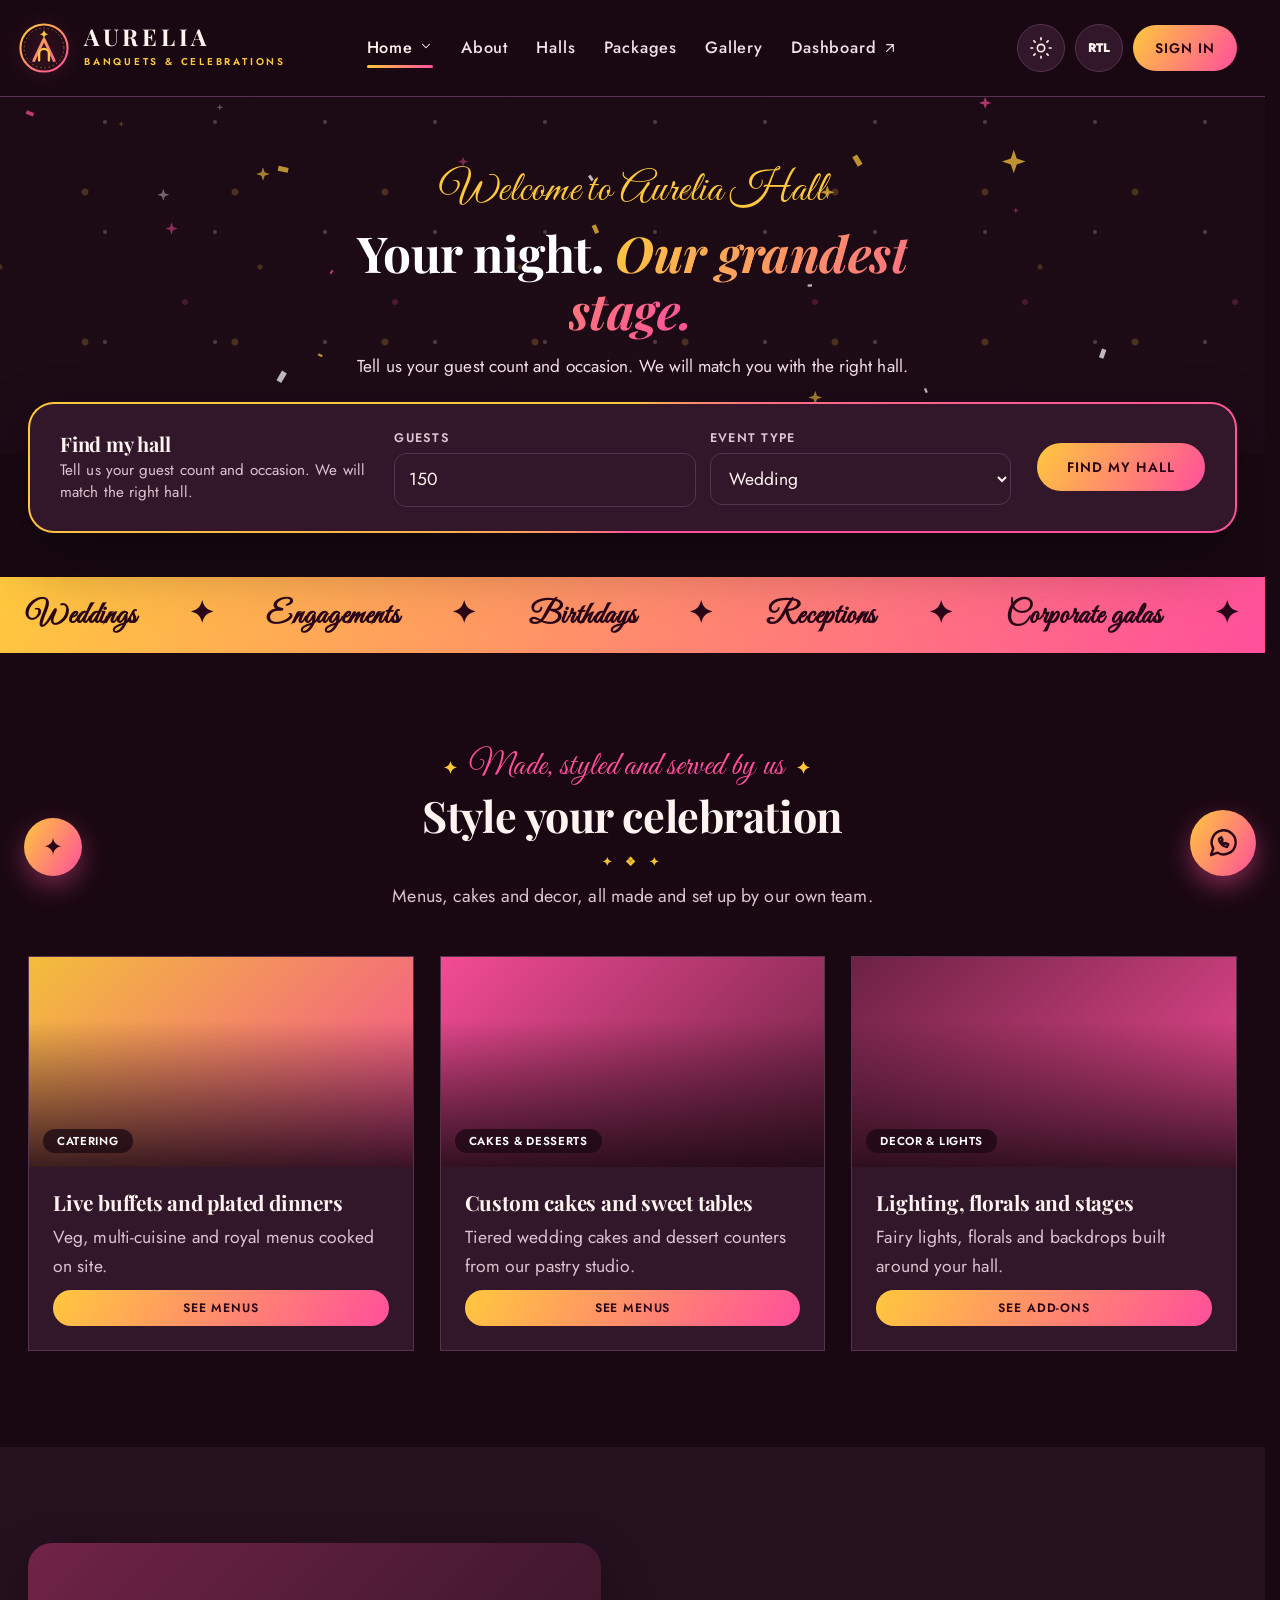
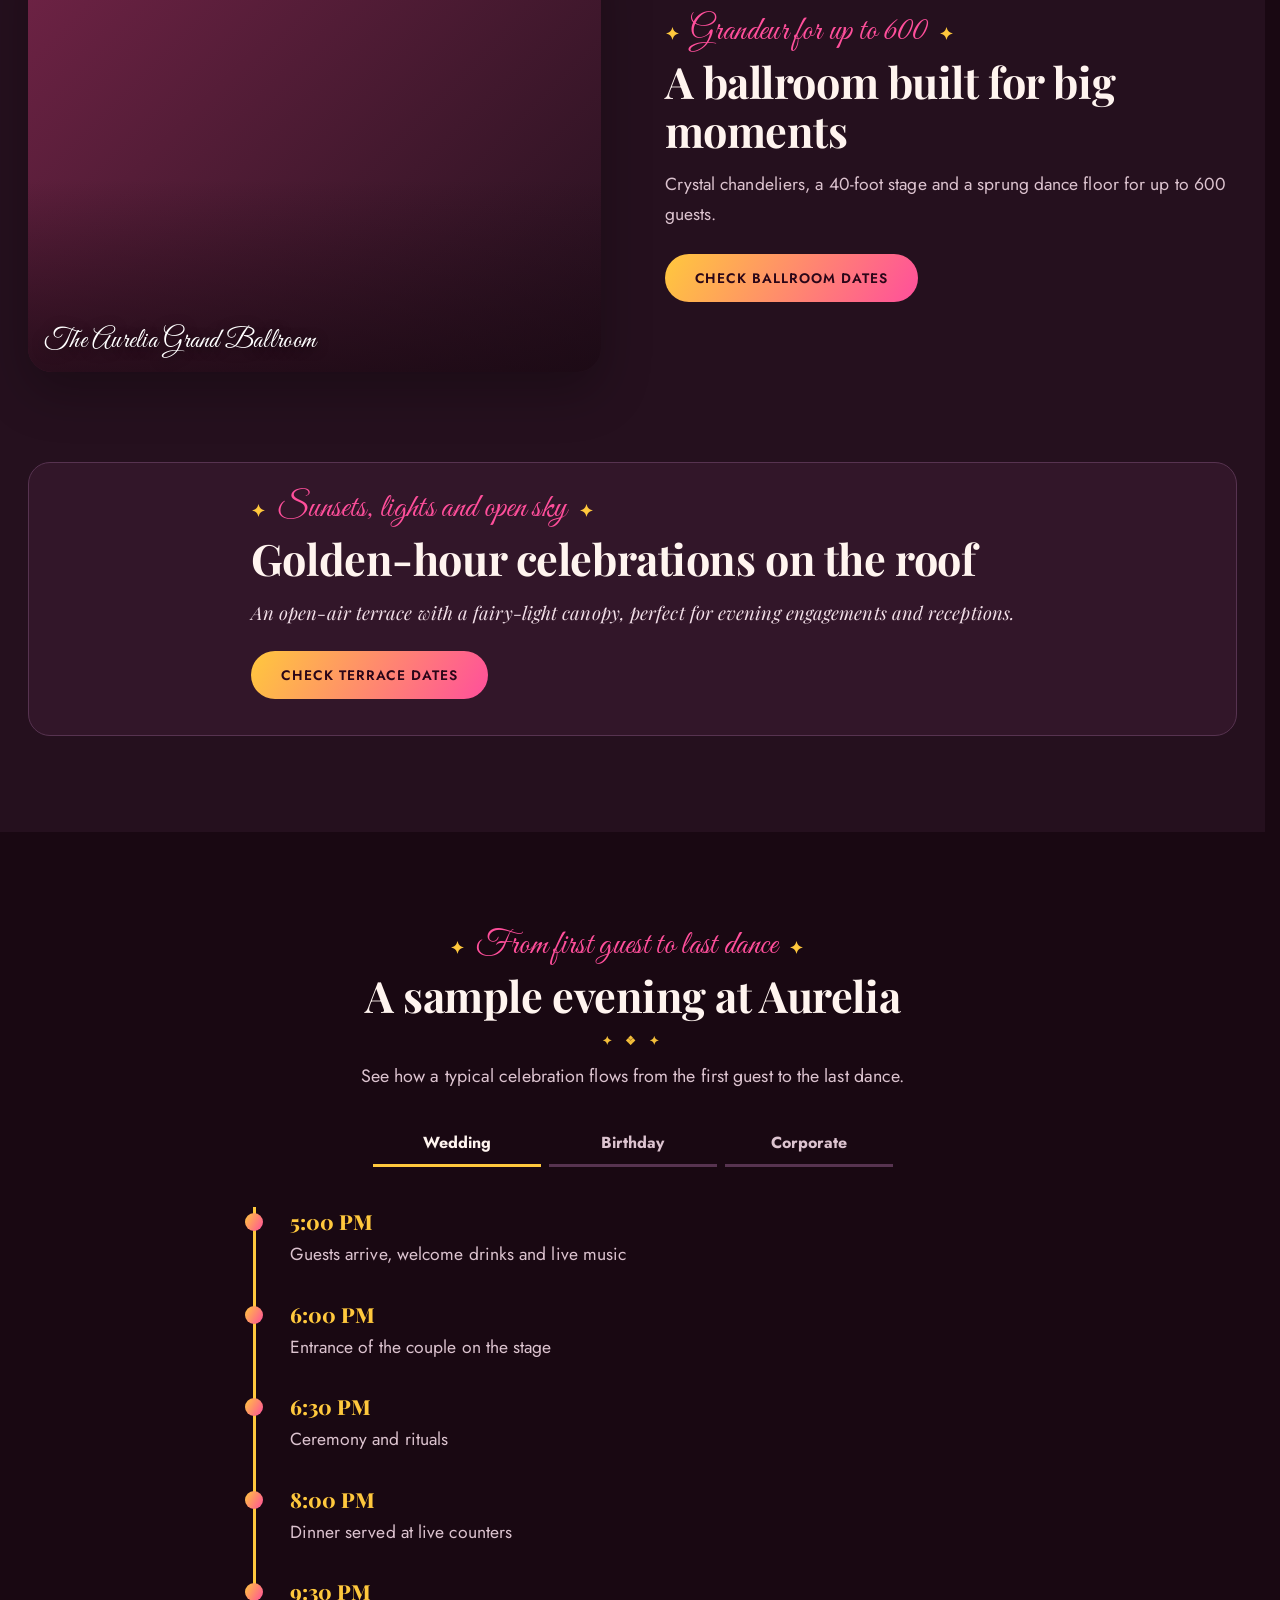
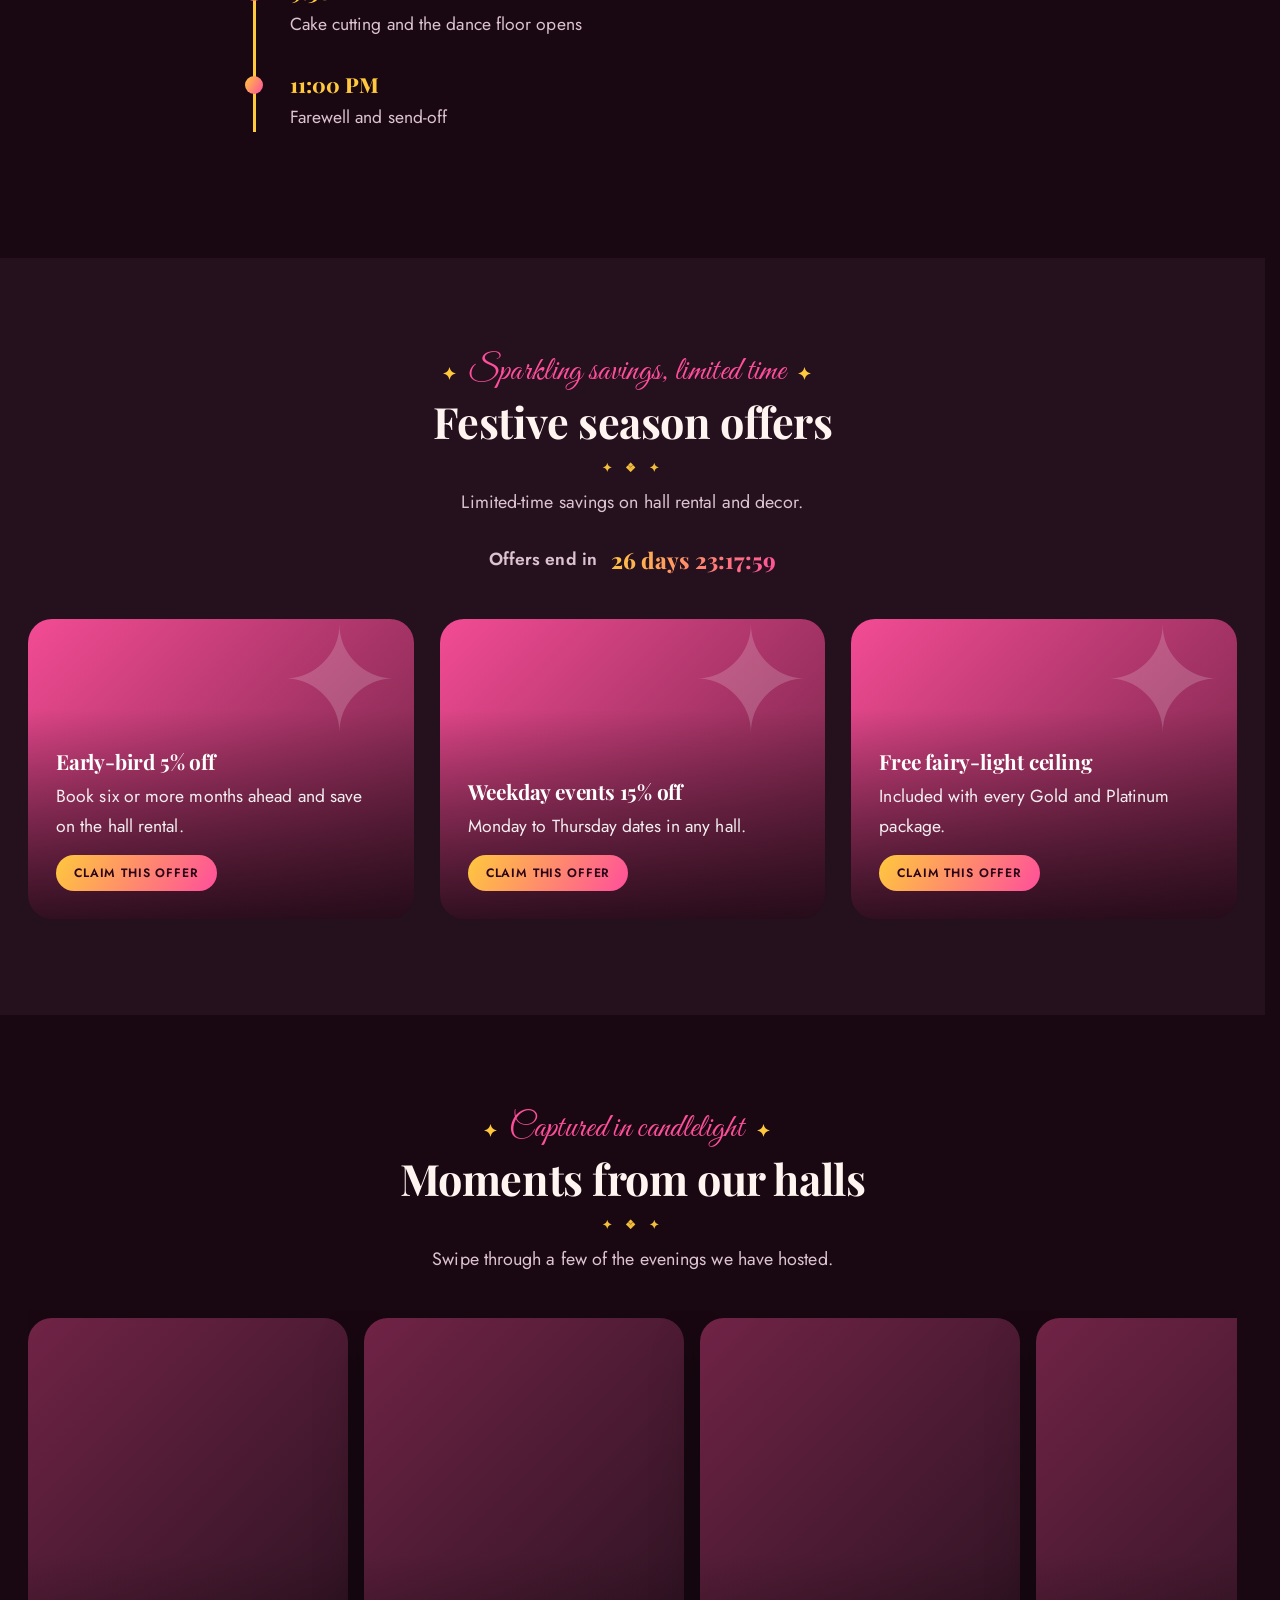
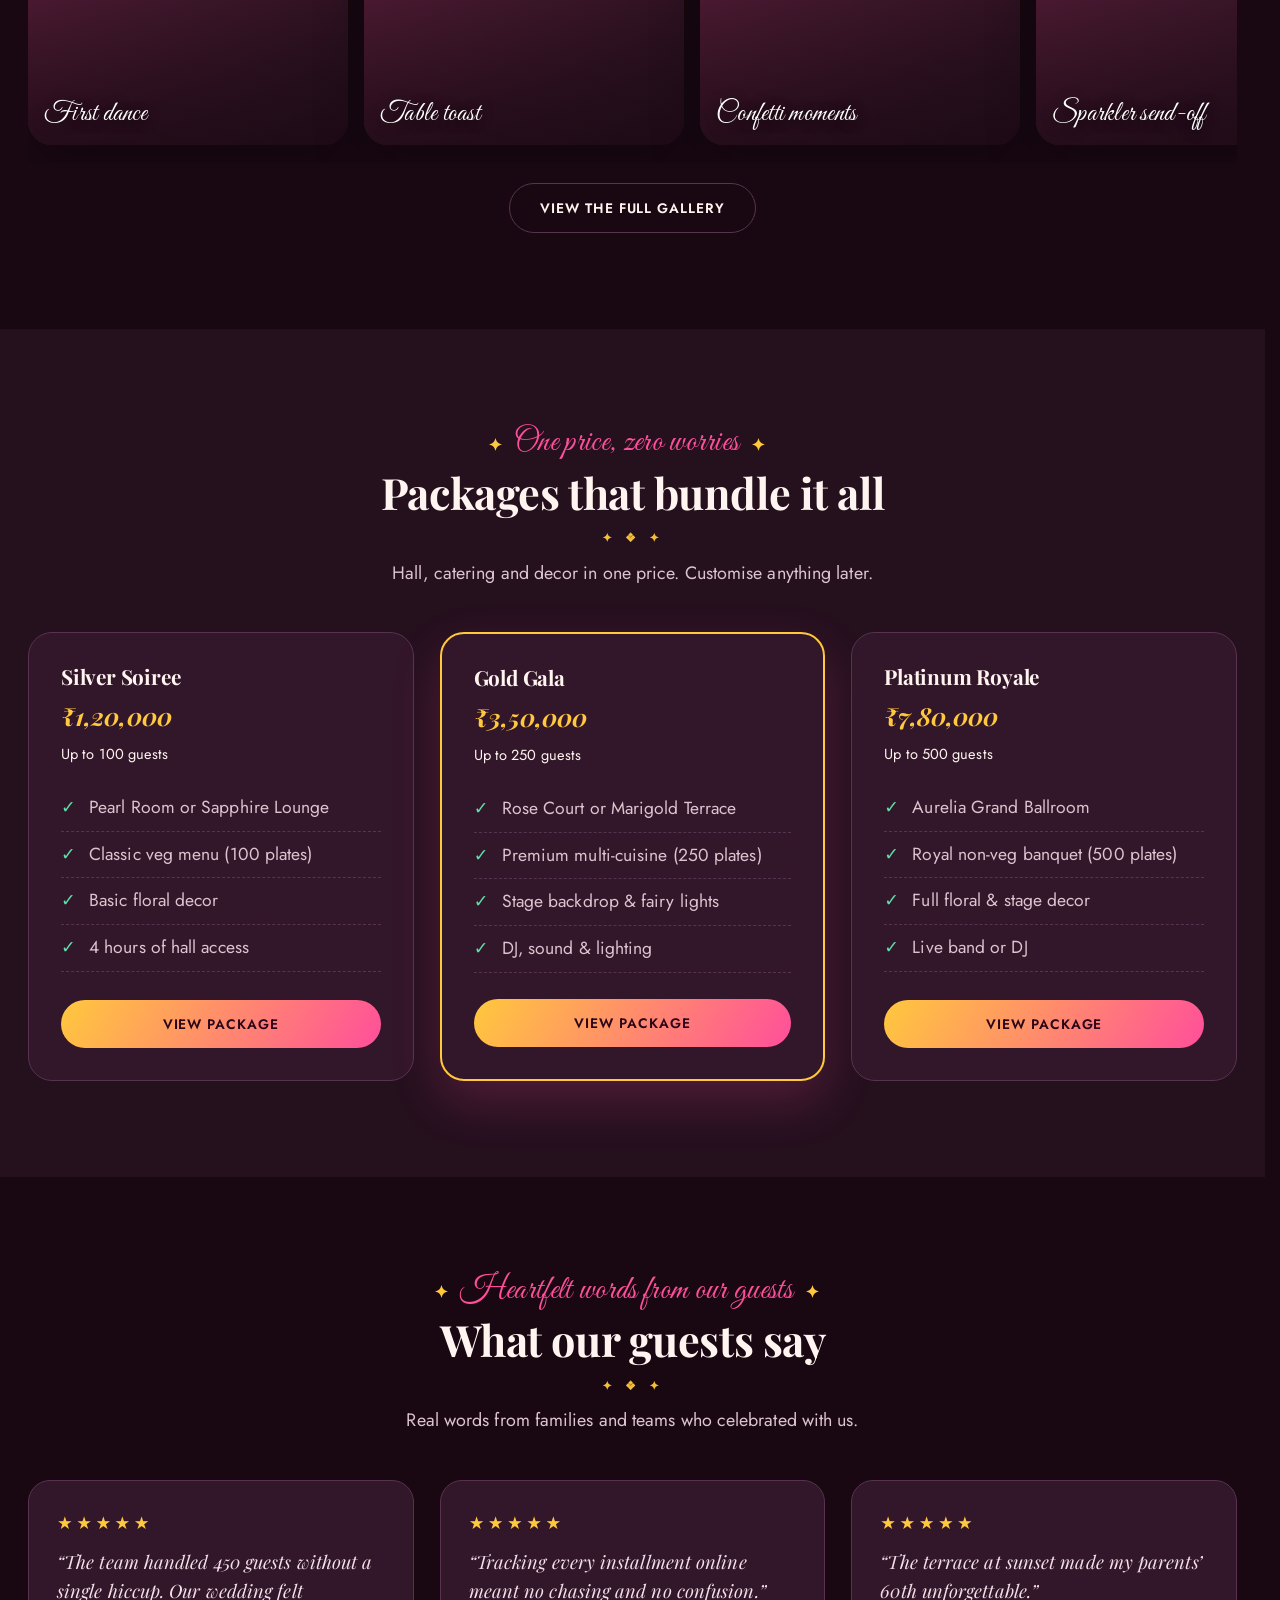
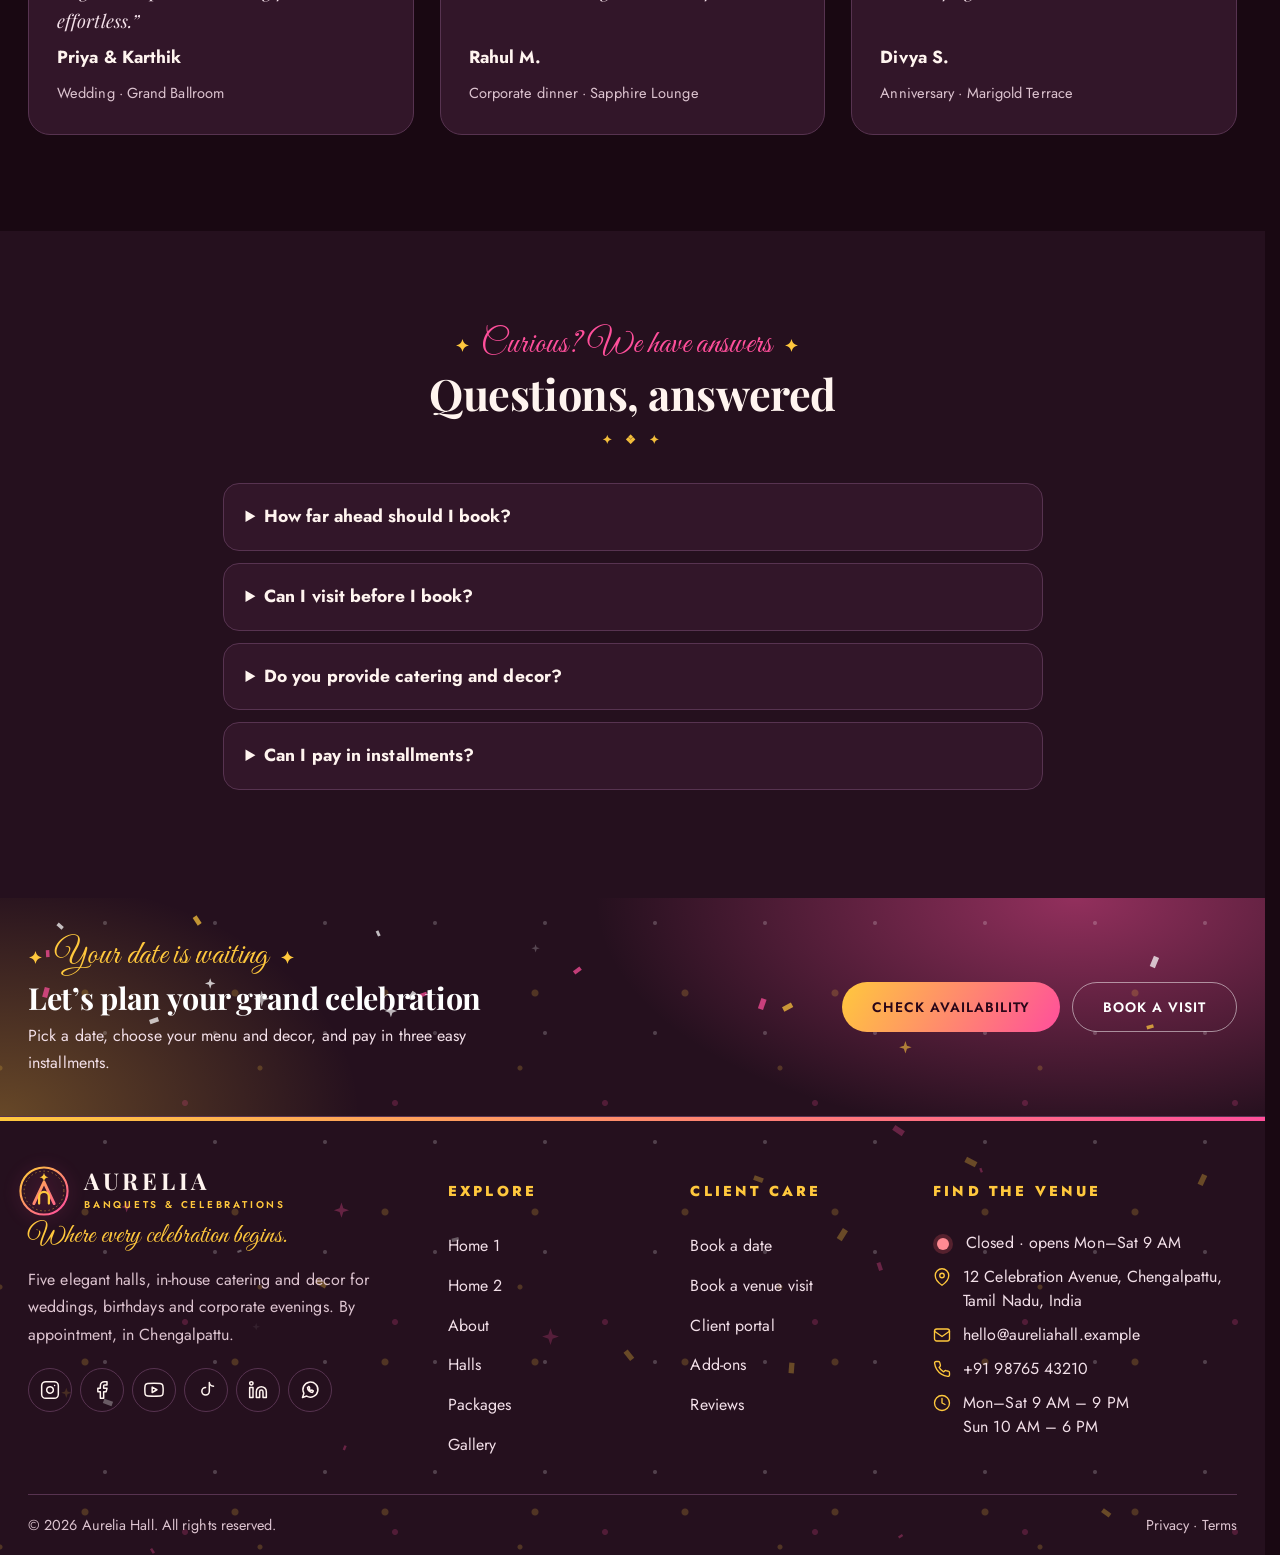
<file: home2.html>
<!DOCTYPE html><html lang="en"><head><meta charset="utf-8"><meta name="viewport" content="width=device-width,initial-scale=1"><meta name="description" content="Aurelia Hall – banquet halls, catering and decor for weddings, engagements, birthdays and corporate events in Chengalpattu. Check dates and book online."><meta name="theme-color" content="#190812"><meta property="og:title" content="Aurelia Hall – Banquets &amp; Celebrations"><meta property="og:description" content="Aurelia Hall – banquet halls, catering and decor for weddings, engagements, birthdays and corporate events in Chengalpattu. Check dates and book online."><title>Home 2 | Aurelia Hall – Banquets &amp; Celebrations</title><link rel="icon" type="image/svg+xml" href="favicon.svg"><link rel="apple-touch-icon" href="favicon.svg"><link rel="preconnect" href="https://fonts.googleapis.com"><link href="https://fonts.googleapis.com/css2?family=Great+Vibes&family=Jost:wght@400;500;600&family=Playfair+Display:ital,wght@0,600;0,700;0,800;1,600;1,700&display=swap" rel="stylesheet"><link rel="stylesheet" href="theme.css"><link rel="stylesheet" href="images.css"><link rel="stylesheet" href="style.css"></head><body><div id="hdr"></div><section class="hero2 confetti bg-h2Hero"><div class="wrap"><span class="kicker">Welcome to Aurelia Hall</span><h1>Your night. <em>Our grandest stage.</em></h1><p>Tell us your guest count and occasion. We will match you with the right hall.</p></div></section>
<div class="wrap hb"><form class="hero-card" id="qs"><div class="hc-t"><h3>Find my hall</h3><p>Tell us your guest count and occasion. We will match the right hall.</p></div><div class="hc-f"><div><label for="qg">Guests</label><input type="number" id="qg" min="10" max="600" value="150"></div><div><label for="qt">Event type</label><select id="qt"><option>Wedding</option><option>Engagement</option><option>Reception</option><option>Birthday</option><option>Corporate</option></select></div></div><button class="btn hc-a">Find my hall</button></form></div>
<div class="ribbon" aria-hidden="true"><div><span>Weddings</span><span>✦</span><span>Engagements</span><span>✦</span><span>Birthdays</span><span>✦</span><span>Receptions</span><span>✦</span><span>Corporate galas</span><span>✦</span><span>Weddings</span><span>✦</span><span>Engagements</span><span>✦</span><span>Birthdays</span><span>✦</span><span>Receptions</span><span>✦</span><span>Corporate galas</span><span>✦</span></div></div>
<section><div class="wrap"><div class="center"><span class="tagline">Made, styled and served by us</span><h2>Style your celebration</h2><p class="lead">Menus, cakes and decor, all made and set up by our own team.</p></div><div class="grid">
<div class="card"><div class="img bg-h2Buffet fb-2"><span>Catering</span></div><div class="body"><h3>Live buffets and plated dinners</h3><p>Veg, multi-cuisine and royal menus cooked on site.</p><a class="btn sm" href="packages.html#menus">See menus</a></div></div>
<div class="card"><div class="img bg-h2Cake fb-1"><span>Cakes &amp; desserts</span></div><div class="body"><h3>Custom cakes and sweet tables</h3><p>Tiered wedding cakes and dessert counters from our pastry studio.</p><a class="btn sm" href="packages.html#menus">See menus</a></div></div>
<div class="card"><div class="img bg-h2Decor fb-4"><span>Decor &amp; lights</span></div><div class="body"><h3>Lighting, florals and stages</h3><p>Fairy lights, florals and backdrops built around your hall.</p><a class="btn sm" href="packages.html">See add-ons</a></div></div></div></div></section>
<section class="alt"><div class="wrap"><div class="split"><div class="ph" data-img="h2Ballroom" data-alt="Banquet tables dressed in white linen"><span class="cap">The Aurelia Grand Ballroom</span></div><div><span class="tagline">Grandeur for up to 600</span><h2>A ballroom built for big moments</h2><p>Crystal chandeliers, a 40-foot stage and a sprung dance floor for up to 600 guests.</p><a class="btn" href="dashboard.html?hall=h1">Check ballroom dates</a></div></div>
<div class="split rev"><div class="ph" data-img="h2Terrace" data-alt="Open-air ceremony seating by the water"><span class="cap">Marigold Terrace</span></div><div><span class="tagline">Sunsets, lights and open sky</span><h2>Golden-hour celebrations on the roof</h2><p>An open-air terrace with a fairy-light canopy, perfect for evening engagements and receptions.</p><a class="btn" href="dashboard.html?hall=h4">Check terrace dates</a></div></div></div></section>
<section data-block="evening"></section>
<section class="alt" data-block="offers" data-set="A"></section>
<section><div class="wrap"><div class="center"><span class="tagline">Captured in candlelight</span><h2>Moments from our halls</h2><p class="lead">Swipe through a few of the evenings we have hosted.</p></div><div class="strip">
<div class="ph" data-img="h2s1" data-alt="Couple dancing at a reception"><span class="cap">First dance</span></div><div class="ph" data-img="h2s2" data-alt="Champagne glasses on a set table"><span class="cap">Table toast</span></div><div class="ph" data-img="h2s3" data-alt="Guests celebrating with confetti"><span class="cap">Confetti moments</span></div><div class="ph" data-img="h2s4" data-alt="Sparkler send-off"><span class="cap">Sparkler send-off</span></div></div>
<p class="center mt20"><a class="btn ghost" href="gallery.html">View the full gallery</a></p></div></section>
<section class="alt"><div class="wrap"><div class="center"><span class="tagline">One price, zero worries</span><h2>Packages that bundle it all</h2><p class="lead">Hall, catering and decor in one price. Customise anything later.</p></div><div class="grid" id="pk2"></div></div></section>
<section data-block="reviews" data-n="0"></section>
<section class="alt" data-block="faq" data-set="home"></section>
<div id="ftr"></div><script src="images.js"></script><script src="script.js"></script></body></html>
</file>
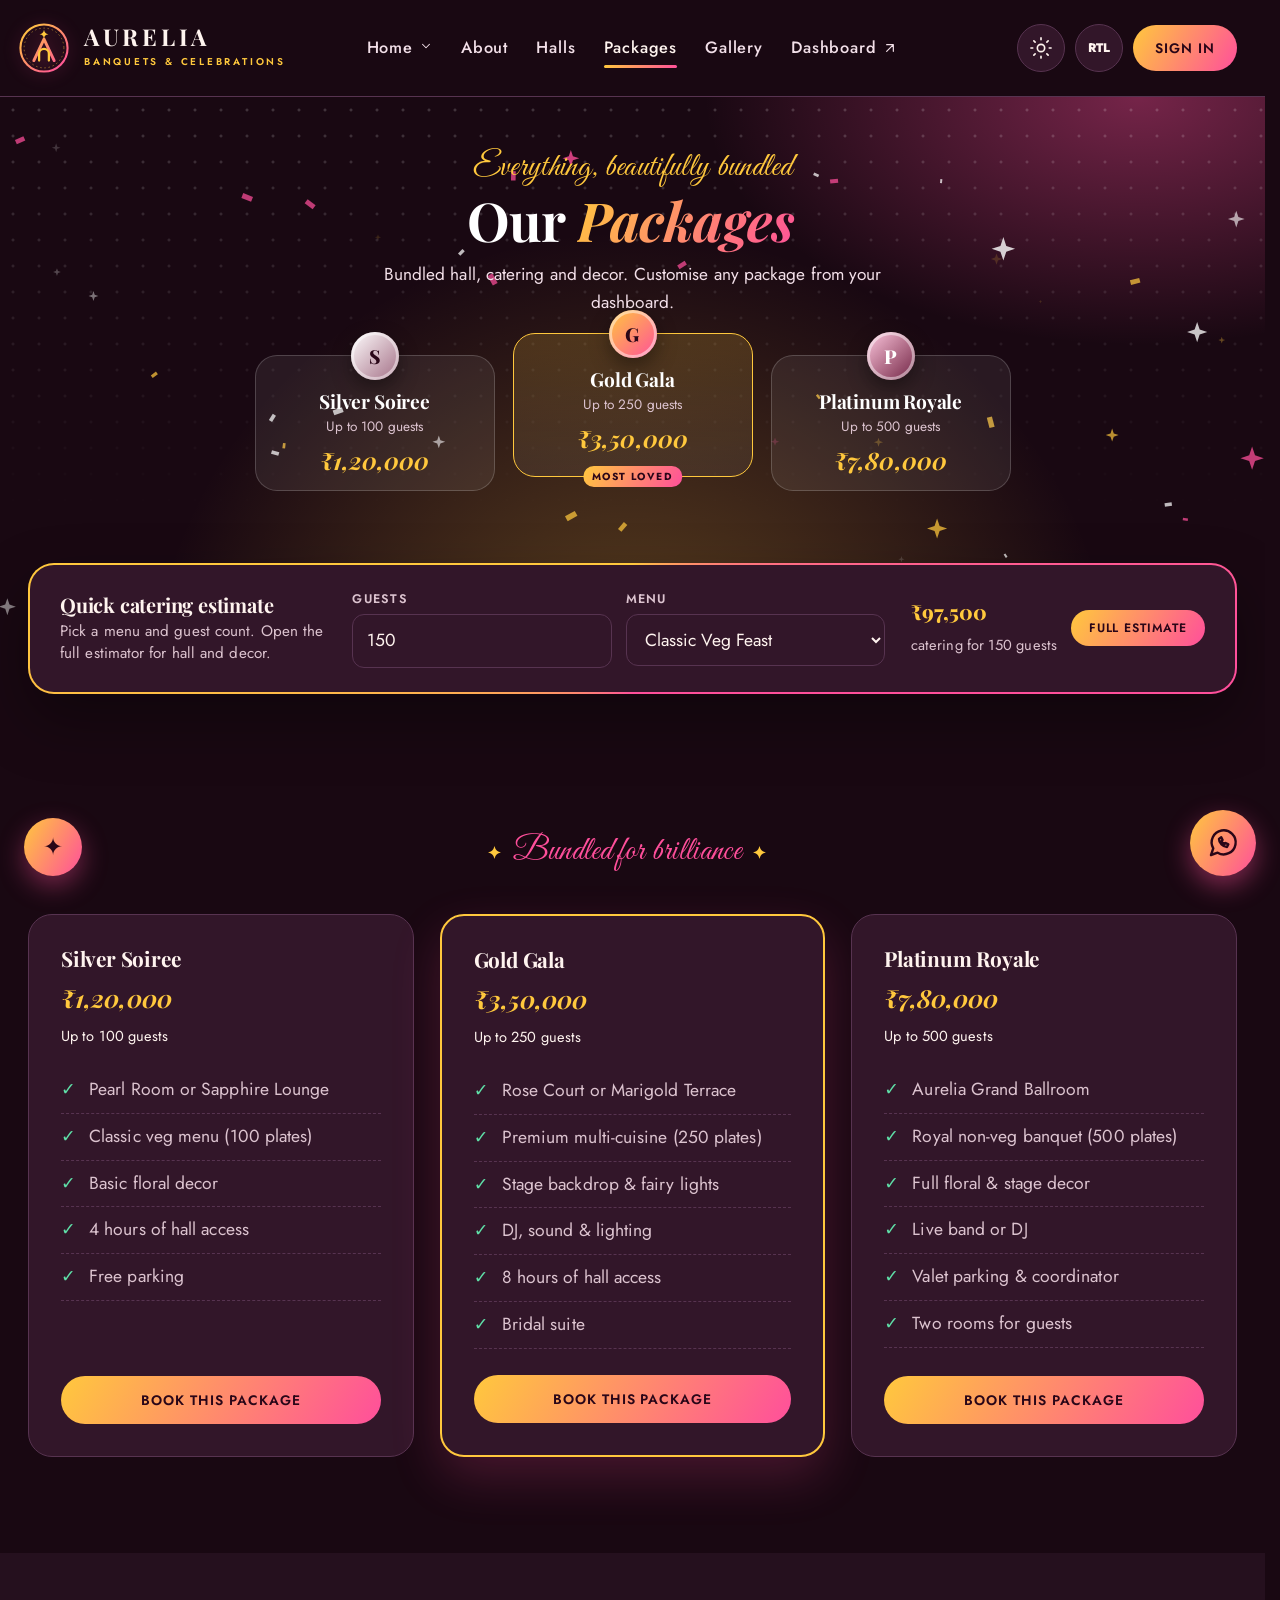
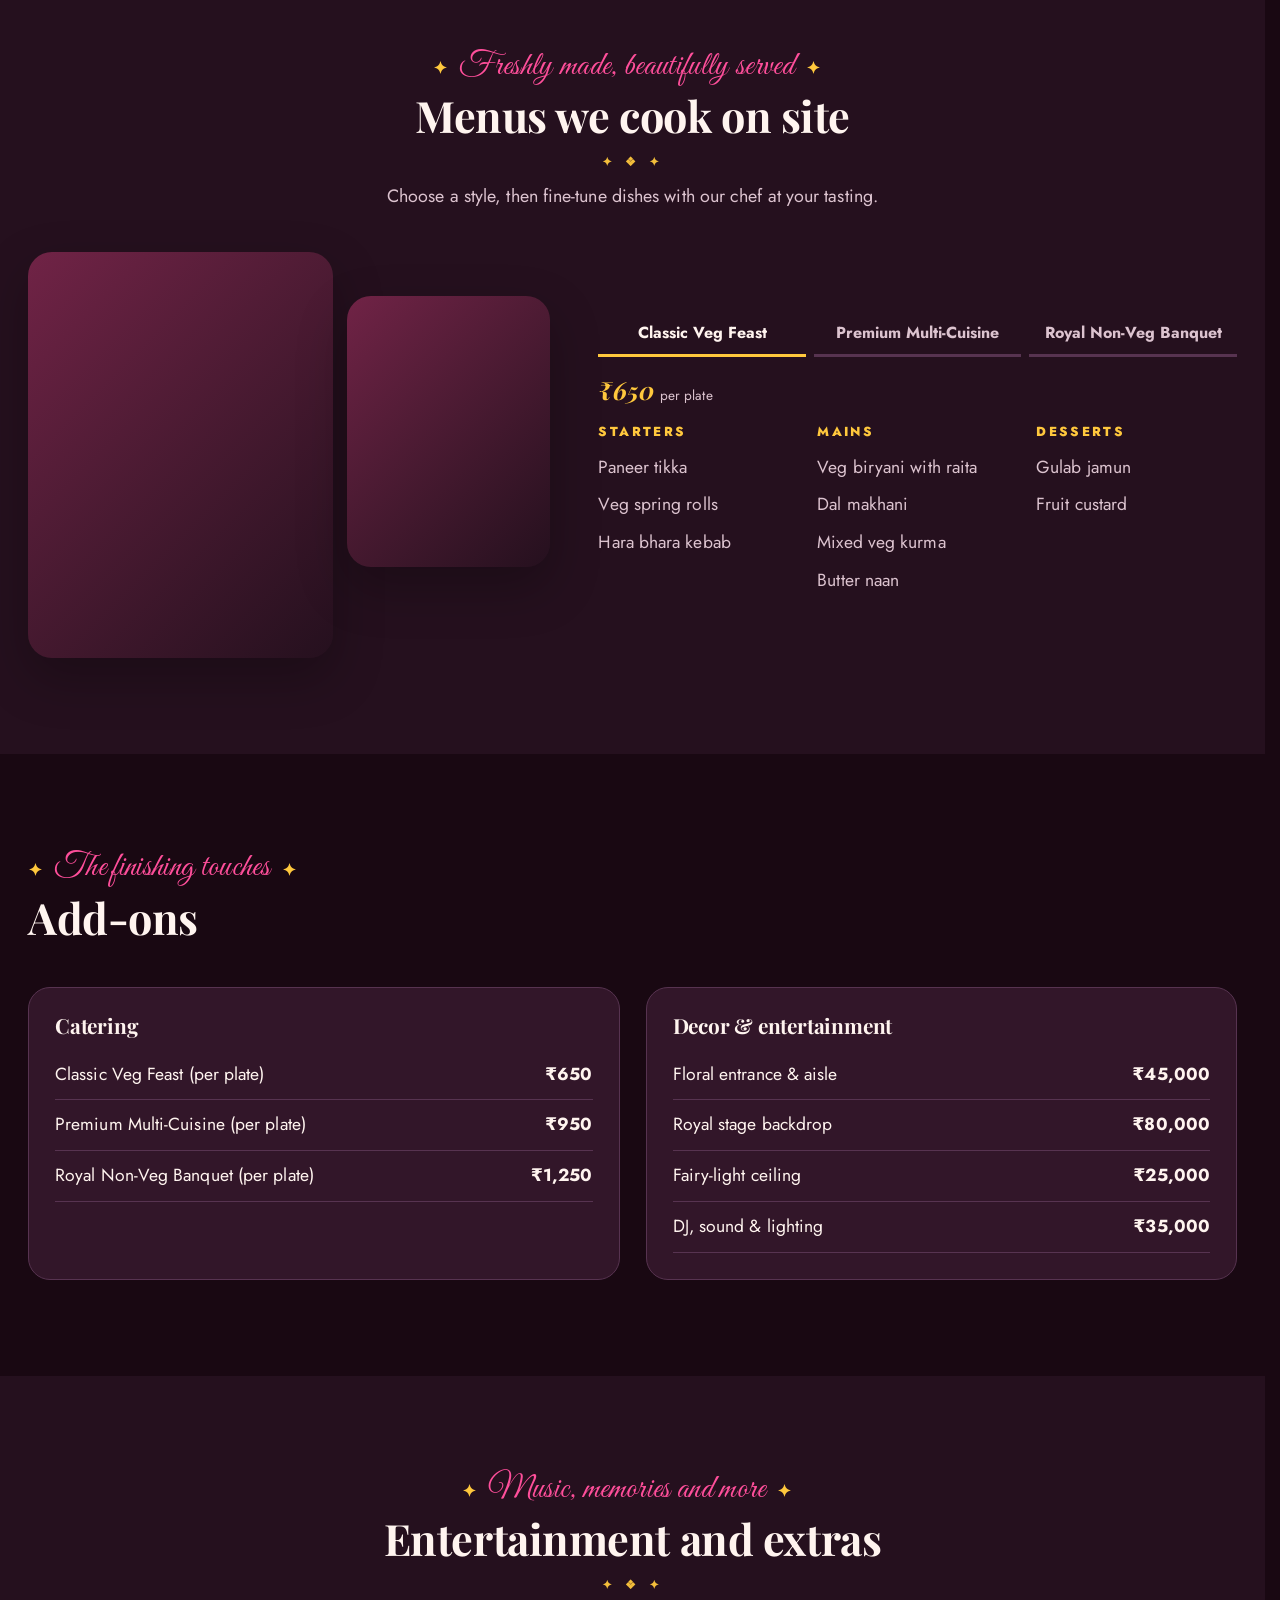
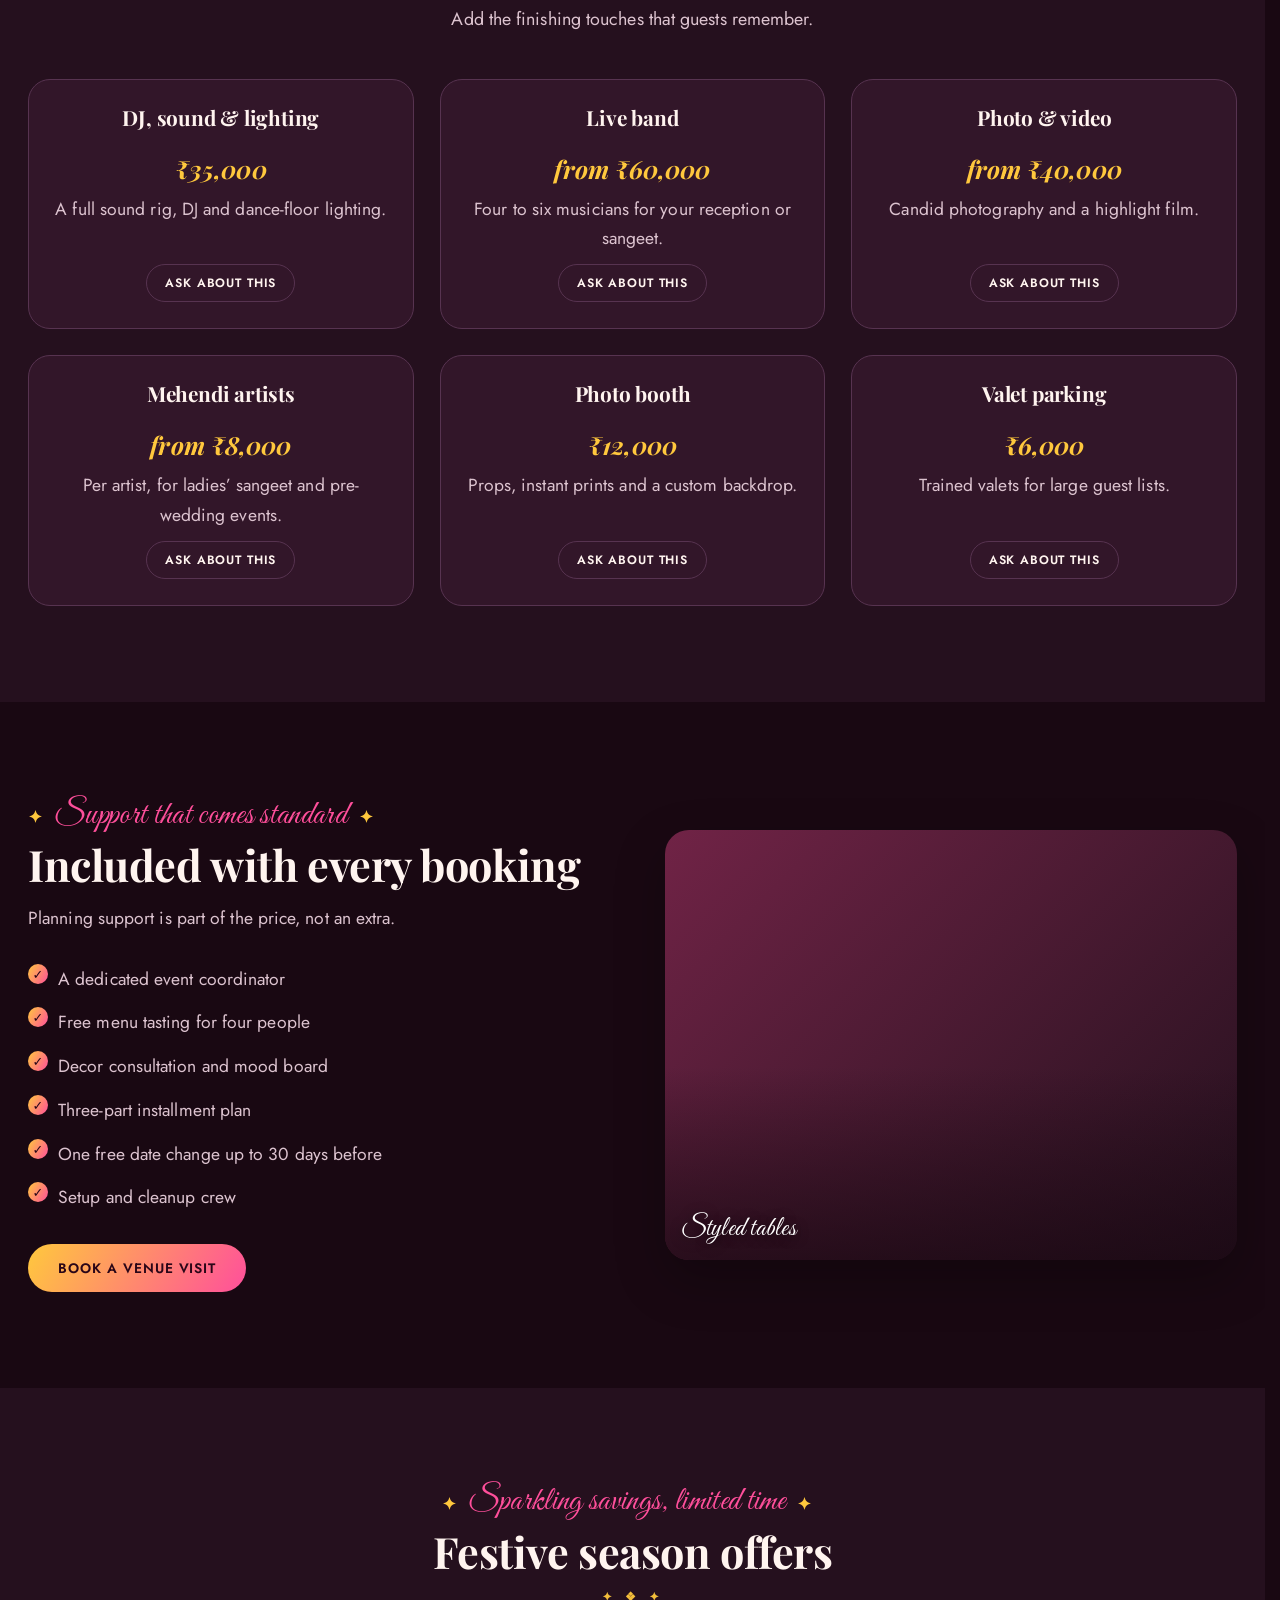
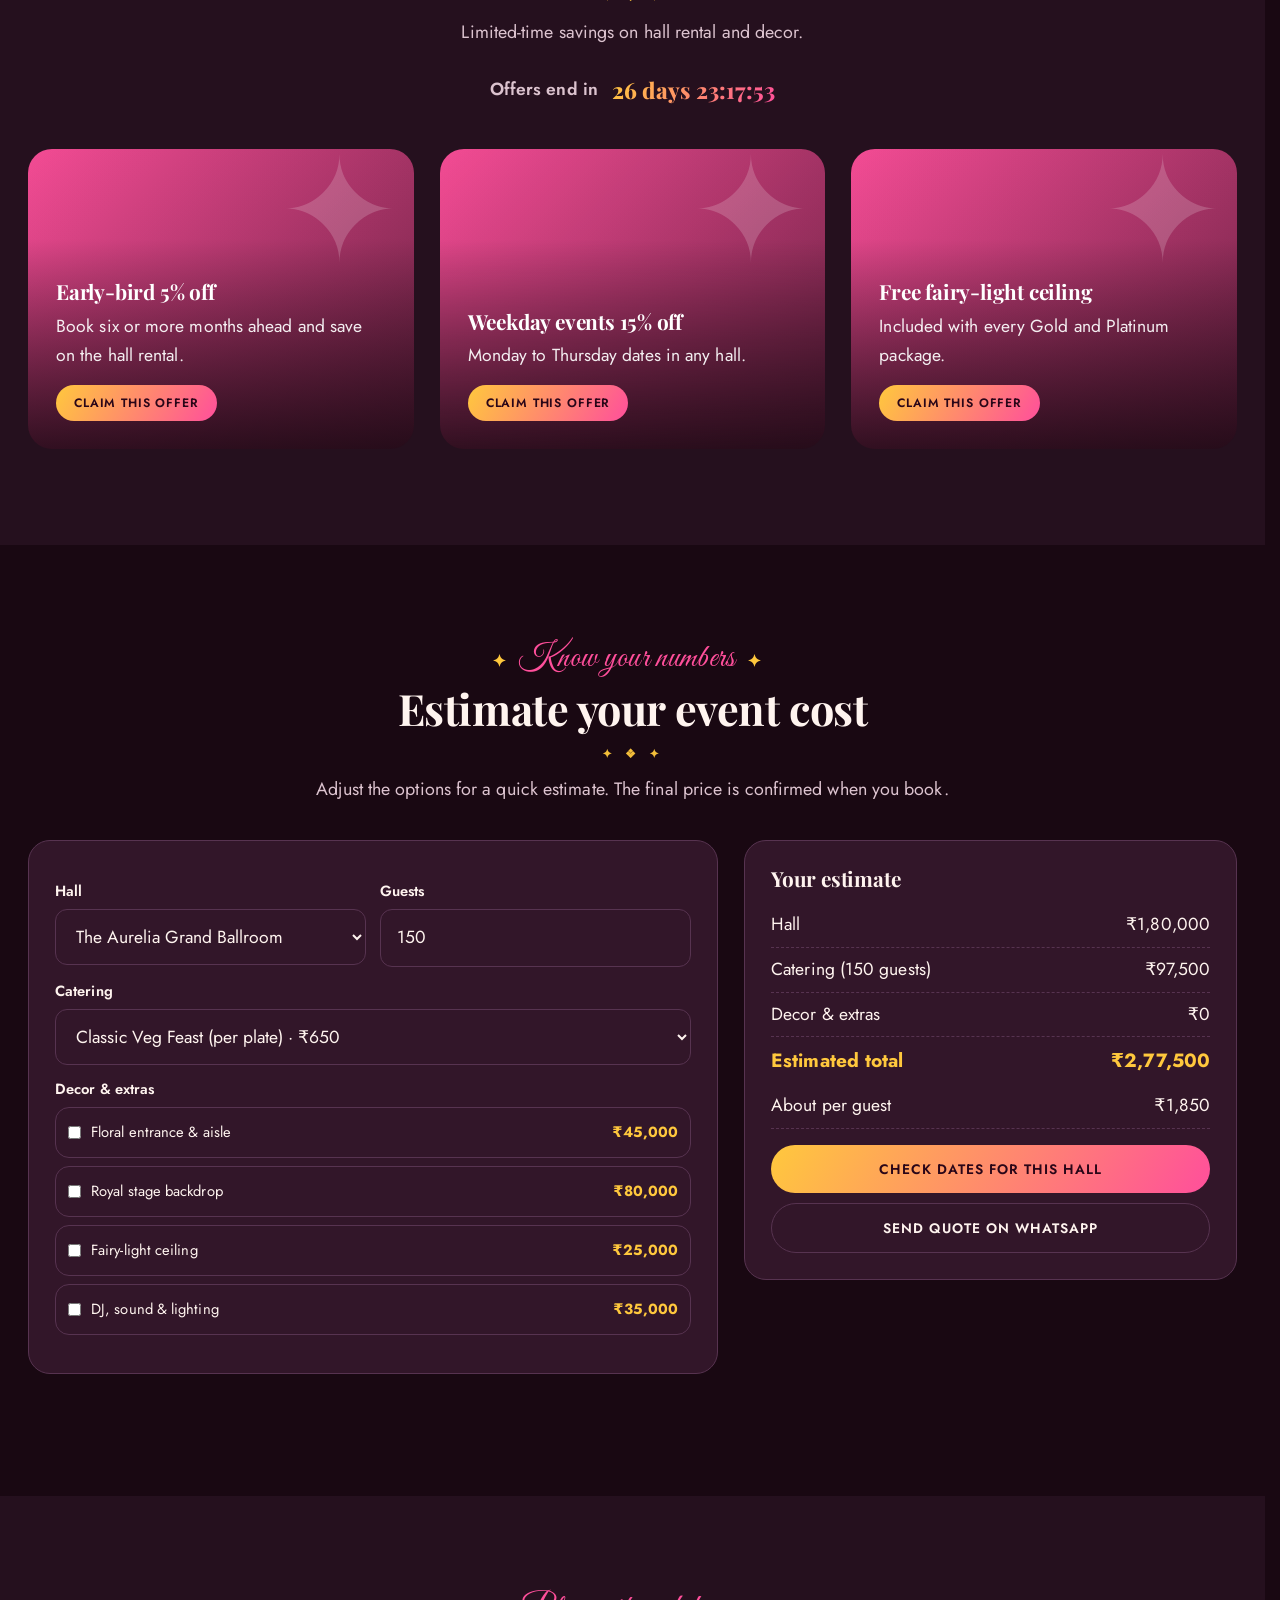
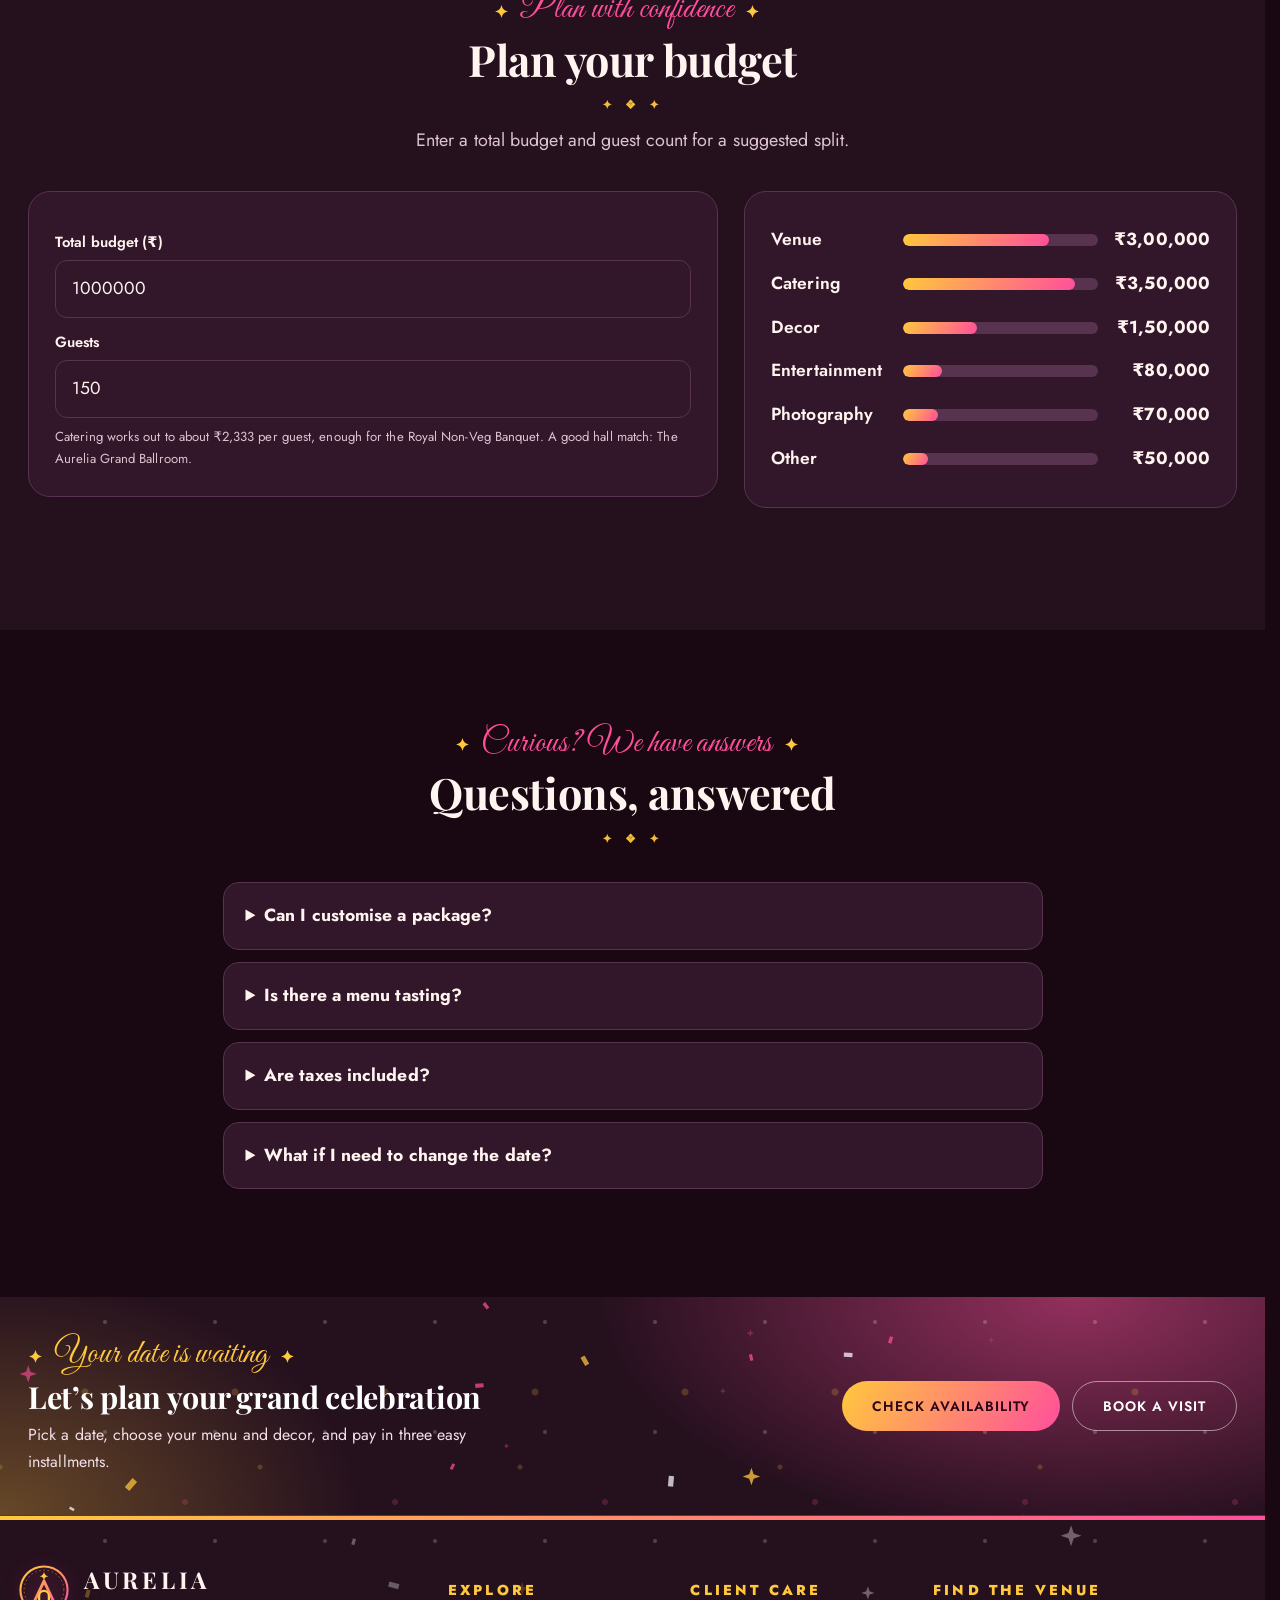
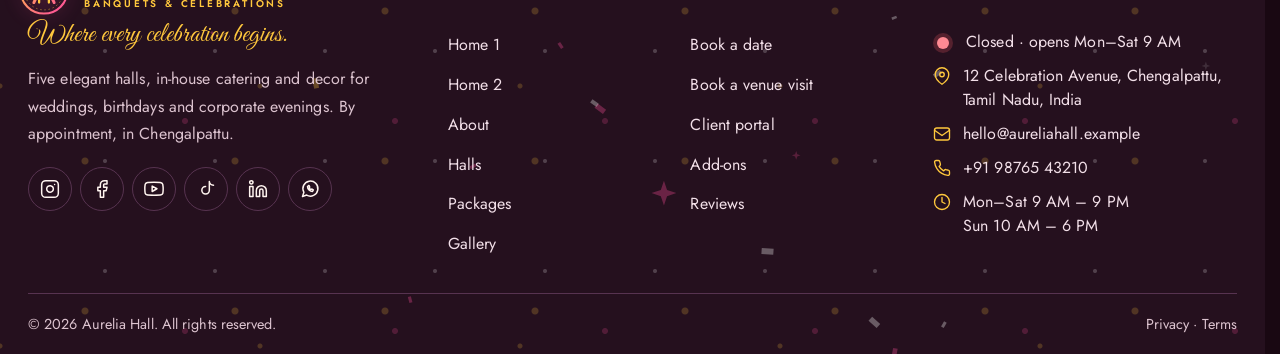
<file: packages.html>
<!DOCTYPE html><html lang="en"><head><meta charset="utf-8"><meta name="viewport" content="width=device-width,initial-scale=1"><meta name="description" content="Aurelia Hall – banquet halls, catering and decor for weddings, engagements, birthdays and corporate events in Chengalpattu. Check dates and book online."><meta name="theme-color" content="#190812"><meta property="og:title" content="Aurelia Hall – Banquets &amp; Celebrations"><meta property="og:description" content="Aurelia Hall – banquet halls, catering and decor for weddings, engagements, birthdays and corporate events in Chengalpattu. Check dates and book online."><title>Packages | Aurelia Hall – Banquets &amp; Celebrations</title><link rel="icon" type="image/svg+xml" href="favicon.svg"><link rel="apple-touch-icon" href="favicon.svg"><link rel="preconnect" href="https://fonts.googleapis.com"><link href="https://fonts.googleapis.com/css2?family=Great+Vibes&family=Jost:wght@400;500;600&family=Playfair+Display:ital,wght@0,600;0,700;0,800;1,600;1,700&display=swap" rel="stylesheet"><link rel="stylesheet" href="theme.css"><link rel="stylesheet" href="images.css"><link rel="stylesheet" href="style.css"></head><body><div id="hdr"></div>
<section class="hx hx-pack"><div class="wrap"><div class="hx-c"><span class="kicker">Everything, beautifully bundled</span><h1>Our <em>Packages</em></h1><p>Bundled hall, catering and decor. Customise any package from your dashboard.</p></div><div class="tiers" aria-label="Packages at a glance"><a class="t t1" href="#pk"><span class="medal">S</span><h3>Silver Soiree</h3><small>Up to 100 guests</small><b>₹1,20,000</b></a><a class="t t2" href="#pk"><em class="flag">Most loved</em><span class="medal">G</span><h3>Gold Gala</h3><small>Up to 250 guests</small><b>₹3,50,000</b></a><a class="t t3" href="#pk"><span class="medal">P</span><h3>Platinum Royale</h3><small>Up to 500 guests</small><b>₹7,80,000</b></a></div></div></section>
<div class="wrap hb"><form class="hero-card" id="hcQuick"><div class="hc-t"><h3>Quick catering estimate</h3><p>Pick a menu and guest count. Open the full estimator for hall and decor.</p></div><div class="hc-f"><div><label for="pqG">Guests</label><input type="number" id="pqG" min="10" value="150"></div><div><label for="pqC">Menu</label><select id="pqC"></select></div></div><div class="hc-a" id="pqR"></div></form></div>
<section><div class="wrap"><span class="tagline center">Bundled for brilliance</span><div class="grid" id="pk"></div></div></section>
<section class="alt" id="menus"><div class="wrap"><div class="center"><span class="tagline">Freshly made, beautifully served</span><h2>Menus we cook on site</h2><p class="lead">Choose a style, then fine-tune dishes with our chef at your tasting.</p></div><div class="menu"><div class="duo"><div class="ph" data-img="pkMenu1" data-alt="Catered table spread"></div><div class="ph" data-img="pkMenu2" data-alt="Dessert counter"></div></div><div><div class="tabs" id="mtabs"></div><div id="mbody"></div></div></div></div></section>
<section><div class="wrap"><span class="tagline">The finishing touches</span><h2>Add-ons</h2><div class="grid c2"><div class="panel"><h3>Catering</h3><div id="ca"></div></div><div class="panel"><h3>Decor &amp; entertainment</h3><div id="de"></div></div></div></div></section>
<section class="alt" data-block="extras"></section>
<section><div class="wrap"><div class="split"><div><span class="tagline">Support that comes standard</span><h2>Included with every booking</h2><p>Planning support is part of the price, not an extra.</p><ul class="tick"><li>A dedicated event coordinator</li><li>Free menu tasting for four people</li><li>Decor consultation and mood board</li><li>Three-part installment plan</li><li>One free date change up to 30 days before</li><li>Setup and cleanup crew</li></ul><a class="btn" href="#" data-enquire>Book a venue visit</a></div><div class="ph" data-img="pkIncl" data-alt="Styled glasses on a dining table"><span class="cap">Styled tables</span></div></div></div></section>
<section class="alt" data-block="offers" data-set="B"></section>
<section id="estimator"><div class="wrap"><div class="center"><span class="tagline">Know your numbers</span><h2>Estimate your event cost</h2><p class="lead">Adjust the options for a quick estimate. The final price is confirmed when you book.</p></div>
<div class="est"><div class="panel"><div class="row2"><div><label for="eh">Hall</label><select id="eh"></select></div><div><label for="eg">Guests</label><input type="number" id="eg" min="10" value="150"></div></div><label for="ec">Catering</label><select id="ec"></select><label>Decor &amp; extras</label><div id="ed"></div><p class="msg" id="em2"></p></div>
<div class="panel sum"><h3>Your estimate</h3><div id="er"></div><a class="btn w100 mt16" id="ebook" href="dashboard.html">Check dates for this hall</a><a class="btn ghost w100 mt10" id="ewa" target="_blank" rel="noopener">Send quote on WhatsApp</a></div></div></div></section>
<section class="alt" data-block="budget"></section>
<section data-block="faq" data-set="packages"></section>
<div id="ftr"></div>
<script src="images.js"></script><script src="script.js"></script></body></html>
</file>
<file: theme.css>
/* ==========================================================================
   Aurelia Hall – theme.css
   The ONLY place colours are defined. Two brand colours, in both modes:
     PRIMARY   = festive raspberry-rose
     SECONDARY = celebration gold
   Everything else is a neutral tinted from the primary hue, or a semantic
   status colour (ok / bad). Pages use var(--token) and never raw hex values.
   ========================================================================== */

/* ---------- DARK MODE (default) ---------- */
:root{
  --primary:#ff4f9b;          --primary-rgb:255,79,155;
  --secondary:#ffc83d;        --secondary-rgb:255,200,61;
  --secondary-text:#ffc83d;   /* gold that is safe to use as text on --bg */

  --bg:#190812;  --bg2:#25101e;  --card:#321629;  --line:#573350;
  --ink:#fff4ef; --muted:#dcc3cf; --soft:#f2dfe8;

  --grad:linear-gradient(120deg,var(--secondary),var(--primary));
  --btn-ink:#2a0618;

  /* surfaces that stay dark in BOTH modes (photo overlays, hero, footer CTA) */
  --deep:#190812; --deep-rgb:25,8,18; --deep2:#25101e;
  --plum:color-mix(in srgb,var(--primary) 38%,var(--deep));
  --on-deep:#fff4ef; --on-deep-soft:#f2dfe8; --on-deep-muted:#dcc3cf;

  /* neutrals + status */
  --white:#fff; --white-rgb:255,255,255; --black-rgb:0,0,0;
  --ok:#5fe0a8;  --ok-rgb:95,224,168;
  --bad:#ff8a93; --bad-rgb:255,91,107;

  /* brand colours as seen on always-dark surfaces (hero, page heads, CTA, reviews) */
  --primary-on-deep:#ff4f9b;  --primary-on-deep-rgb:255,79,155;
  --secondary-on-deep:#ffc83d;--secondary-on-deep-rgb:255,200,61;

  /* menu-card paper (dashboard) */
  --cream:#fff3ea; --paper:#2a0f20;
}

/* ---------- LIGHT MODE ---------- */
[data-theme=light]{
  --primary:#d6196f;          --primary-rgb:214,25,111;
  --secondary:#f5a800;        --secondary-rgb:245,168,0;
  --secondary-text:#8a5800;

  --bg:#fff7f1;  --bg2:#ffece1;  --card:#fff;  --line:#f0d3c6;
  --ink:#2c0d1f; --muted:#6b4f5f; --soft:#4a2539;

  --grad:linear-gradient(120deg,var(--primary),color-mix(in srgb,var(--primary) 80%,var(--secondary)));
  --btn-ink:#fff;

  --ok:#1f7a55;  --ok-rgb:31,122,85;
  --bad:#b3263f; --bad-rgb:179,38,63;
}

/* ---------- always-dark surfaces keep the dark-mode brand tones in BOTH modes ---------- */
.hero,.hero2,.page-head,.hx,.cta,.dark,.lg-art{
  --primary:var(--primary-on-deep);      --primary-rgb:var(--primary-on-deep-rgb);
  --secondary:var(--secondary-on-deep);  --secondary-rgb:var(--secondary-on-deep-rgb);
  --secondary-text:var(--secondary-on-deep);
  --grad:linear-gradient(120deg,var(--secondary),var(--primary));
  --btn-ink:#2a0618;
}

/* ---------- fallback gradients shown while a photo loads (primary/secondary only) ---------- */
.fb-1{--fb:linear-gradient(135deg,var(--primary),var(--plum))}
.fb-2{--fb:linear-gradient(135deg,var(--secondary),var(--primary))}
.fb-3{--fb:linear-gradient(135deg,var(--primary),var(--secondary))}
.fb-4{--fb:linear-gradient(135deg,var(--plum),var(--primary))}

/* ---------- hall + decor tint pairs (used for fallbacks and line-art panels) ---------- */
.g-h1,.g-d1{--g:var(--primary);--g2:var(--deep)}
.g-h2,.g-d2{--g:color-mix(in srgb,var(--primary) 72%,var(--secondary));--g2:var(--plum)}
.g-h3,.g-d3{--g:color-mix(in srgb,var(--primary) 48%,var(--secondary));--g2:var(--deep)}
.g-h4,.g-d4{--g:var(--secondary);--g2:var(--plum)}
.g-h5{--g:color-mix(in srgb,var(--secondary) 70%,var(--primary));--g2:var(--deep)}
[class*=" g-h"],[class^="g-h"]{--fb:linear-gradient(135deg,var(--g),var(--g2))}

/* ---------- rising balloons (position, timing and colours) ---------- */
.balloons i:nth-child(1){--x:6%; animation-delay:0s;  --c1:var(--primary);  --c2:var(--plum)}
.balloons i:nth-child(2){--x:26%;animation-delay:-6s; --c1:var(--secondary);--c2:color-mix(in srgb,var(--secondary) 55%,var(--primary))}
.balloons i:nth-child(3){--x:52%;animation-delay:-10s;--c1:color-mix(in srgb,var(--primary) 60%,var(--secondary));--c2:var(--primary)}
.balloons i:nth-child(4){--x:74%;animation-delay:-3s; --c1:var(--secondary);--c2:var(--primary)}
.balloons i:nth-child(5){--x:92%;animation-delay:-8s; --c1:var(--primary);  --c2:color-mix(in srgb,var(--primary) 50%,var(--secondary))}

/* ---------- budget donut + legend (dashboard) ---------- */
.donut .seg0{stroke:var(--primary)}
.donut .seg1{stroke:var(--secondary)}
.donut .seg2{stroke:color-mix(in srgb,var(--primary) 50%,var(--secondary))}
.leg i.lg0{background:var(--primary)}
.leg i.lg1{background:var(--secondary)}
.leg i.lg2{background:color-mix(in srgb,var(--primary) 50%,var(--secondary))}

/* ---------- decor palette swatches (SAMPLE decor palettes shown to guests;
   they illustrate colour ideas for events and are not the site theme) ---------- */
.sw-0-0{background:#2b1030}.sw-0-1{background:#6b1f4b}.sw-0-2{background:#ff3d94}.sw-0-3{background:#ffc94a}.sw-0-4{background:#fff6ee}
.sw-1-0{background:#fde2e4}.sw-1-1{background:#fad2e1}.sw-1-2{background:#e2ece9}.sw-1-3{background:#bee1e6}.sw-1-4{background:#fff8f0}
.sw-2-0{background:#064e3b}.sw-2-1{background:#10b981}.sw-2-2{background:#d1fae5}.sw-2-3{background:#e7cd8b}.sw-2-4{background:#fffbeb}
.sw-3-0{background:#7a2a0c}.sw-3-1{background:#ff8a3d}.sw-3-2{background:#ffc94a}.sw-3-3{background:#ffe8b3}.sw-3-4{background:#fff6e0}

/* ---------- logo accents ---------- */
.logo-arc{stroke:var(--secondary)}
.logo-hair{stroke:var(--secondary);opacity:.55}
.logo-mark{overflow:visible;filter:drop-shadow(0 2px 8px rgba(var(--primary-rgb),.35))}
.logo-star{fill:var(--secondary)}
</file>
<file: style.css>
*{box-sizing:border-box;margin:0;padding:0}html{scroll-behavior:smooth;scrollbar-gutter:stable}
body{overflow-x:clip;font:17px/1.7 'Jost',system-ui,sans-serif;color:var(--ink);background:var(--bg)}
h1,h2,h3,.brand b{font-family:'Playfair Display',Georgia,serif;font-weight:700;line-height:1.15}
h1{font-size:clamp(2.4rem,5.5vw,4.4rem)}h2{font-size:clamp(1.8rem,3.6vw,2.8rem)}h3{font-size:1.3rem}
a{color:inherit}.wrap{max-width:1280px;margin:0 auto;padding:0 28px}section{padding:96px 0}.alt{background:var(--bg2)}.dark{background:var(--deep);color:var(--on-deep)}
.lead{max-width:62ch;color:var(--muted);margin-top:12px;font-size:1.1rem}.center{text-align:center}.center .lead{margin-inline:auto}
:focus-visible{outline:3px solid var(--secondary-text);outline-offset:2px}
.btn{display:inline-flex;align-items:center;gap:10px;justify-content:center;padding:14px 30px;border-radius:999px;border:0;background:var(--grad);color:var(--btn-ink);font:700 1rem 'Jost',sans-serif;text-decoration:none;cursor:pointer;transition:.2s}
.btn:hover{filter:brightness(1.1);transform:translateY(-1px)}.btn.ghost{background:transparent;color:var(--ink);border:1.5px solid var(--line)}.btn.sm{padding:9px 18px;font-size:.92rem}.btn:disabled{opacity:.45;cursor:not-allowed;transform:none}
.hero .btn.ghost,.cta .btn.ghost,.hero2 .btn.ghost{color:var(--white);border-color:rgba(var(--white-rgb),.5)}
.confetti{position:relative;isolation:isolate}
.confetti::before{content:"";position:absolute;inset:0;z-index:-1;opacity:.2;pointer-events:none;background-image:radial-gradient(circle,var(--secondary) 0 3px,transparent 4px),radial-gradient(circle,var(--primary) 0 2.5px,transparent 3.5px),radial-gradient(circle,var(--secondary) 0 2px,transparent 3px),radial-gradient(circle,var(--white) 0 1.5px,transparent 2.5px);background-size:150px 150px,210px 210px,260px 260px,110px 110px;background-position:10px 20px,80px 100px,130px 40px,50px 80px}
/* header */
#hdr{position:sticky;top:0;z-index:60}header.site{position:relative;background:var(--bg);border-bottom:1px solid var(--line)}
.hd{display:grid;grid-template-columns:1fr auto 1fr;align-items:center;height:96px;gap:32px}
.brand{display:flex;align-items:center;gap:14px;text-decoration:none;color:var(--ink)}.brand svg{flex:none}
.brand b{display:block;font-size:1.45rem;letter-spacing:.1em;line-height:1}.brand small{display:block;font-size:.62rem;letter-spacing:.24em;color:var(--secondary-text);margin-top:5px;font-weight:600}
nav.main{display:flex;justify-content:center;align-items:center;gap:36px}
nav.main>a,.dd>a{position:relative;text-decoration:none;font-weight:600;color:var(--soft);padding:10px 0;display:inline-flex;align-items:center;gap:6px;font-size:1.1rem;height:48px}
nav.main>a::after,.dd>a::after{content:"";position:absolute;left:0;right:0;bottom:4px;height:3px;border-radius:3px;background:var(--grad);transform:scaleX(0);transition:.25s}
nav.main>a:hover::after,.dd>a:hover::after,nav.main .on::after{transform:scaleX(1)}nav.main>a:hover,.dd>a:hover,nav.main .on{color:var(--ink)}
.dd{position:relative}.dd-m{position:absolute;top:calc(100% + 8px);left:0;min-width:200px;background:var(--card);border:1px solid var(--line);border-radius:16px;padding:8px;display:none;box-shadow:0 24px 50px rgba(var(--black-rgb),.4)}
.dd-m::before{content:"";position:absolute;top:-12px;left:0;right:0;height:12px}.dd:hover .dd-m,.dd:focus-within .dd-m{display:block}
.dd-m a{display:block;padding:11px 16px;border-radius:10px;text-decoration:none;color:var(--soft);font-weight:600}.dd-m a:hover{background:var(--bg2);color:var(--ink)}
.acts{display:flex;align-items:center;gap:12px}.ib{width:48px;height:48px;border-radius:50%;border:1.5px solid var(--line);background:var(--card);color:var(--ink);display:grid;place-items:center;cursor:pointer;font:800 .78rem 'Jost',sans-serif}
.burger{display:none}.brand{justify-self:start}.acts{justify-self:end}
@media(max-width:1240px){.hd{grid-template-columns:auto 1fr}.acts{justify-content:flex-end}.burger{display:grid}nav.main{position:absolute;top:100%;left:0;right:0;background:var(--bg);flex-direction:column;align-items:flex-start;padding:22px 28px;border-bottom:1px solid var(--line);display:none;gap:6px}nav.main.open{display:flex}.dd-m{position:static;display:block;border:0;box-shadow:none;background:none;padding:0 0 0 14px}.dd .ch{display:none}}
@media(max-width:700px){.brand b{font-size:1.2rem}.hd{height:80px}#rt{display:none}.login{padding:0 14px}}
html[dir=rtl] .arr{transform:scaleX(-1)}html[dir=rtl] .dd-m{left:auto;right:0}
/* cta + footer */
.cta{background:radial-gradient(800px 400px at 85% 0,rgba(var(--primary-rgb),.5),transparent 60%),radial-gradient(600px 400px at 0 100%,rgba(var(--secondary-rgb),.3),transparent 60%),var(--deep2);color:var(--white);text-align:center;padding:100px 0}
.cta p{max-width:56ch;margin:14px auto 32px;color:var(--on-deep-soft);font-size:1.15rem}.cta .btn+.btn{margin-left:12px}
footer.site{background:var(--bg2);border-top:1px solid var(--line);padding:84px 0 0}
.fgrid{display:grid;grid-template-columns:1.5fr .8fr .8fr 1.3fr;gap:56px;align-items:start}@media(max-width:1000px){.fgrid{grid-template-columns:1fr 1fr}}@media(max-width:560px){.fgrid{grid-template-columns:1fr}}
.fh{height:64px;display:flex;align-items:center;margin-bottom:24px}
footer h4{font:800 1rem 'Jost',sans-serif;letter-spacing:.22em;text-transform:uppercase;color:var(--secondary-text)}
.fdesc{color:var(--muted);margin-bottom:28px;font-size:1.08rem;line-height:1.9;max-width:44ch}footer h5{font-size:1.2rem;margin-bottom:14px;font-family:'Playfair Display',Georgia,serif}
footer ul{list-style:none}footer li{margin-bottom:18px}footer li a{text-decoration:none;color:var(--soft);font-size:1.12rem}footer li a:hover{color:var(--secondary-text)}
.nlf{display:flex;max-width:460px;border:1.5px solid var(--line);border-radius:999px;overflow:hidden;background:var(--card)}.nlf input{flex:1;border:0;background:none;color:var(--ink);padding:0 24px;height:60px;font:inherit;min-width:0}.nlf input:focus-visible{outline-offset:-3px}.nlf button{width:84px;border:0;background:var(--grad);color:var(--btn-ink);cursor:pointer;display:grid;place-items:center}
.soc{display:flex;gap:12px;margin-top:28px;flex-wrap:wrap}.soc a{width:54px;height:54px;border-radius:50%;border:1.5px solid var(--line);display:grid;place-items:center;color:var(--ink);transition:.2s}.soc a:hover{background:var(--grad);color:var(--btn-ink);border-color:transparent}
.copy{border-top:1px solid var(--line);margin-top:40px;padding:26px 0;color:var(--muted);font-size:.95rem;display:flex;justify-content:space-between;flex-wrap:wrap;gap:8px}
.fab{position:fixed;right:24px;border-radius:50%;display:grid;place-items:center;z-index:70;border:0;cursor:pointer}
#up{bottom:106px;width:56px;height:56px;background:var(--card);color:var(--ink);border:1.5px solid var(--line);display:none}#up.show{display:grid}#wa{bottom:24px;width:66px;height:66px;background:var(--grad);color:var(--btn-ink);box-shadow:0 10px 26px rgba(var(--primary-rgb),.45)}
/* hero */
.hero,.hero2{background:radial-gradient(900px 520px at 85% 0,rgba(var(--primary-rgb),.5),transparent 60%),radial-gradient(700px 500px at 0 100%,rgba(var(--secondary-rgb),.28),transparent 60%),var(--deep);color:var(--white);padding:110px 0}
.hero .wrap{display:grid;grid-template-columns:1.15fr .85fr;gap:56px;align-items:center}@media(max-width:900px){.hero .wrap{grid-template-columns:1fr}.arch-w{display:none}}
.hero p{margin:22px 0 34px;font-size:1.25rem;color:var(--on-deep-soft);max-width:52ch}.hero .btn+.btn{margin-left:12px}
.chips{display:flex;gap:10px;flex-wrap:wrap;margin-top:34px}.chips span{border:1px solid rgba(var(--white-rgb),.3);border-radius:999px;padding:6px 16px;font-size:.95rem;color:var(--on-deep-soft)}
.arch-w{position:relative}.arch{aspect-ratio:4/5;border-radius:999px 999px 24px 24px;border:3px solid var(--secondary-text);background:radial-gradient(circle at 50% 28%,var(--primary),var(--plum) 60%,var(--deep));display:grid;place-items:center;box-shadow:0 0 0 14px rgba(var(--secondary-rgb),.12),0 30px 80px rgba(var(--primary-rgb),.35)}
.chip{position:absolute;background:var(--white);color:var(--deep);border-radius:16px;padding:10px 18px;font-weight:700;box-shadow:0 14px 30px rgba(var(--black-rgb),.35)}.chip.a{left:-30px;bottom:90px}.chip.b{right:-14px;top:70px}
.hero2{text-align:center}.hero2 h1{max-width:18ch;margin:0 auto}.hero2 p{max-width:56ch;margin:22px auto 0;font-size:1.25rem;color:var(--on-deep-soft)}
.qs{display:grid;grid-template-columns:1.3fr 1fr auto;gap:12px;background:var(--card);border:1px solid var(--line);padding:14px;border-radius:999px;max-width:860px;margin:44px auto 0;color:var(--ink)}.qs input,.qs select{border-radius:999px;border:0;background:var(--bg2)}@media(max-width:700px){.qs{grid-template-columns:1fr;border-radius:24px}}
.page-head{background:radial-gradient(700px 360px at 90% 0,rgba(var(--primary-rgb),.5),transparent 60%),var(--deep2);color:var(--white);padding:84px 0}.page-head p{color:var(--on-deep-soft);margin-top:10px;font-size:1.15rem;max-width:60ch}
.ribbon{overflow:hidden;background:var(--grad);color:var(--btn-ink);padding:18px 0;white-space:nowrap;font:800 1.35rem 'Playfair Display',Georgia,serif}.ribbon div{display:inline-block;animation:mq 30s linear infinite}.ribbon span{margin:0 26px}@keyframes mq{to{transform:translateX(-50%)}}
/* content */
.grid{display:grid;gap:26px;margin-top:44px;grid-template-columns:repeat(auto-fit,minmax(270px,1fr))}
.card{background:var(--card);border:1px solid var(--line);border-radius:var(--r);overflow:hidden;display:flex;flex-direction:column}
.card .img{height:190px;display:grid;place-items:center;color:var(--white);font:800 1.5rem 'Playfair Display',Georgia,serif}.card .body{padding:24px;display:flex;flex-direction:column;gap:8px;flex:1}.card .body p{color:var(--muted)}.card .body .btn{margin-top:auto}
.tag{display:inline-block;font-size:.8rem;background:var(--bg2);color:var(--soft);padding:2px 12px;border-radius:99px;margin:0 4px 4px 0;border:1px solid var(--line)}
.price{font:800 1.55rem 'Playfair Display',Georgia,serif;color:var(--secondary-text)}.feat{padding:14px 0;border-top:3px solid var(--secondary-text)}.feat p{color:var(--muted);margin-top:8px}
.ev{min-height:300px;border-radius:24px;padding:28px;color:var(--white);text-decoration:none;display:flex;flex-direction:column;justify-content:flex-end;position:relative;overflow:hidden;transition:.25s}.ev:hover{transform:translateY(-6px)}
.ev::before{content:"✦";position:absolute;top:-10px;right:14px;font-size:9rem;opacity:.18;line-height:1}.ev p{margin-top:8px;opacity:.92}
.steps{display:grid;grid-template-columns:repeat(auto-fit,minmax(220px,1fr));gap:24px;margin-top:44px}.step{background:var(--card);border:1px solid var(--line);border-radius:22px;padding:28px}.step p{color:var(--muted);margin-top:6px}
.step i{width:50px;height:50px;border-radius:50%;background:var(--grad);color:var(--btn-ink);display:grid;place-items:center;font:800 1.2rem 'Playfair Display',Georgia,serif;font-style:normal;margin-bottom:16px}
.split{display:grid;grid-template-columns:1fr 1fr;gap:64px;align-items:center}.split+.split{margin-top:90px}.split.rev .art{order:2}@media(max-width:860px){.split{grid-template-columns:1fr;gap:28px}.split.rev .art{order:0}}
.art{aspect-ratio:4/3;border-radius:28px;display:grid;place-items:center;color:var(--white);font:800 2rem 'Playfair Display',Georgia,serif;text-align:center;padding:20px;box-shadow:0 24px 60px rgba(var(--black-rgb),.3)}.split p{color:var(--muted);margin:14px 0 24px}
.quote{border-left:3px solid var(--secondary-text);padding-left:20px;font:600 1.15rem/1.5 'Playfair Display',Georgia,serif}.quote small{display:block;font:400 .95rem 'Jost',sans-serif;margin-top:10px;color:var(--on-deep-muted)}
.tl{border-left:3px solid var(--secondary-text);margin:40px 0 0 10px;padding-left:34px}.tl div{margin-bottom:30px;position:relative}.tl div::before{content:"";position:absolute;left:-45px;top:6px;width:18px;height:18px;border-radius:50%;background:var(--grad)}.tl b{font:800 1.3rem 'Playfair Display',Georgia,serif;color:var(--secondary-text)}.tl p{color:var(--muted)}
details{background:var(--card);border:1px solid var(--line);border-radius:16px;padding:18px 22px;margin-bottom:12px}summary{font-weight:700;cursor:pointer}details p{color:var(--muted);margin-top:10px}
.filters{display:flex;gap:12px;flex-wrap:wrap;margin-top:30px}
select,input[type=text],input[type=email],input[type=password],input[type=date],input[type=number]{padding:13px 16px;border:1px solid var(--line);border-radius:12px;font:inherit;background:var(--card);color:var(--ink);width:100%}
.filters select{width:auto;min-width:200px;border-radius:999px}label{font-weight:600;font-size:.92rem;display:block;margin:12px 0 5px}
.pk{border:1px solid var(--line);background:var(--card);border-radius:24px;padding:32px;display:flex;flex-direction:column;gap:10px}.pk.hot{border:2px solid var(--secondary-text);box-shadow:0 20px 50px rgba(var(--primary-rgb),.2)}
.pk ul{list-style:none;margin:8px 0 16px}.pk li{padding:8px 0 8px 28px;position:relative;border-bottom:1px dashed var(--line);color:var(--muted)}.pk li:before{content:"✓";position:absolute;left:0;color:var(--ok);font-weight:700}.pk .btn{margin-top:auto}
.tiles{columns:3 250px;column-gap:18px;margin-top:36px}.tile{break-inside:avoid;margin-bottom:18px;border-radius:20px;cursor:pointer;display:flex;align-items:flex-end;padding:18px;color:var(--white);font:700 1.1rem 'Playfair Display',Georgia,serif;border:0;width:100%;text-align:left}
.lb{position:fixed;inset:0;background:rgba(var(--deep-rgb),.93);display:none;place-items:center;z-index:99;padding:20px}.lb.on{display:grid}.lb div{width:min(780px,100%);aspect-ratio:16/10;border-radius:24px;display:flex;align-items:flex-end;padding:28px;color:var(--white);font:800 1.7rem 'Playfair Display',Georgia,serif}
.auth{max-width:460px;margin:70px auto;background:var(--card);border:1px solid var(--line);border-radius:26px;padding:36px}
.tabs{display:flex;gap:8px;margin-bottom:16px}.tabs button{flex:1;padding:10px;border:0;border-bottom:3px solid var(--line);background:none;color:var(--muted);font:700 1rem 'Jost',sans-serif;cursor:pointer}.tabs button.on{border-color:var(--secondary-text);color:var(--ink)}
.msg{margin-top:12px;font-size:.92rem;color:var(--bad)}.hint{background:var(--bg2);padding:10px 14px;border-radius:12px;font-size:.88rem;margin-bottom:8px;color:var(--muted)}
.dash{display:grid;grid-template-columns:2fr 1fr;gap:26px;margin-top:32px;align-items:start}@media(max-width:900px){.dash{grid-template-columns:1fr}}
.panel{background:var(--card);border:1px solid var(--line);border-radius:22px;padding:26px;margin-bottom:26px}.panel h3{margin-bottom:12px}
.row2{display:grid;grid-template-columns:1fr 1fr;gap:14px}@media(max-width:520px){.row2{grid-template-columns:1fr}}
.cal-h{display:flex;justify-content:space-between;align-items:center;margin:16px 0 10px;font-weight:700}
.cal{display:grid;grid-template-columns:repeat(7,1fr);gap:5px;text-align:center}.cal .dn{font-size:.75rem;color:var(--muted)}
.cal button{padding:10px 0;border:1px solid var(--line);border-radius:10px;background:var(--bg);color:var(--ink);cursor:pointer;font:inherit}
.cal button:disabled{background:var(--bg2);color:var(--muted);text-decoration:line-through;cursor:not-allowed;opacity:.7}.cal button.bk{background:rgba(var(--bad-rgb),.18);color:var(--bad)}.cal button.sel{background:var(--grad);color:var(--btn-ink);border-color:transparent;font-weight:800}
.legend{font-size:.82rem;margin-top:8px;color:var(--muted)}.opt{display:flex;gap:10px;align-items:center;padding:12px;border:1px solid var(--line);border-radius:14px;margin-bottom:8px;cursor:pointer;font-weight:400;margin-top:0}.opt span{flex:1}.opt b{color:var(--secondary-text)}
.sum div{display:flex;justify-content:space-between;gap:10px;padding:7px 0;border-bottom:1px dashed var(--line)}.sum .tot{font-weight:700;font-size:1.2rem;border:0;color:var(--secondary-text)}
.inst{display:flex;justify-content:space-between;align-items:center;gap:8px;padding:10px 0;border-bottom:1px solid var(--line);flex-wrap:wrap}.paid{color:var(--ok);font-weight:700}
.bar{height:10px;background:var(--line);border-radius:9px;overflow:hidden;margin:8px 0}.bar i{display:block;height:100%;background:var(--ok)}
.toast{position:fixed;bottom:24px;left:50%;transform:translateX(-50%);background:var(--card);color:var(--ink);padding:13px 24px;border-radius:999px;z-index:120;border:1px solid var(--secondary-text)}
@media(prefers-reduced-motion:reduce){*{transition:none!important;scroll-behavior:auto!important;animation:none!important}}

/* footer venue list */
.vn{list-style:none}.vn li{display:flex;gap:12px;align-items:flex-start;margin-bottom:14px;color:var(--soft);font-size:1.02rem;line-height:1.5}.vn svg{flex:none;margin-top:3px;color:var(--secondary-text)}
.vn .dot{width:12px;height:12px;margin:7px 5px 0 4px;border-radius:50%;flex:none;background:var(--bad);box-shadow:0 0 0 4px rgba(var(--bad-rgb),.22)}.vn .dot.on{background:var(--ok);box-shadow:0 0 0 4px rgba(var(--ok-rgb),.22)}
footer.site::after{content:"";position:absolute;top:0;left:0;right:0;height:4px;background:var(--grad)}
.hero,.hero2,.cta,.page-head,footer.site{position:relative;isolation:isolate;overflow:hidden}
.fx{position:absolute;inset:0;width:100%;height:100%;z-index:-1;pointer-events:none}
/* motion + hover */
progress.prog{-webkit-appearance:none;appearance:none;display:block;position:fixed;top:0;left:0;width:100%;height:4px;border:0;background:transparent;z-index:100}progress.prog::-webkit-progress-bar{background:transparent}progress.prog::-webkit-progress-value{background:var(--grad)}progress.prog::-moz-progress-bar{background:var(--grad)}header.site{transition:box-shadow .3s}header.site.stuck{box-shadow:0 12px 30px rgba(var(--black-rgb),.28)}
.btn{position:relative;overflow:hidden}.btn::after{content:"";position:absolute;inset:0;background:linear-gradient(100deg,transparent 30%,rgba(var(--white-rgb),.55) 50%,transparent 70%);transform:translateX(-120%);transition:transform .6s;pointer-events:none}.btn:hover::after{transform:translateX(120%)}
.brand svg{transition:transform .4s}.brand:hover svg{transform:rotate(-8deg) scale(1.08)}.ib{transition:.25s}.ib:hover{border-color:var(--secondary-text);transform:translateY(-2px)}
.card,.pk,.step,.ev,.tile,.panel{transition:transform .35s,box-shadow .35s,border-color .35s}
.card:hover,.pk:hover,.step:hover{transform:translateY(-8px);border-color:var(--secondary-text);box-shadow:0 24px 50px rgba(var(--primary-rgb),.22)}
.card .img{position:relative;overflow:hidden}.card .img::after{content:"";position:absolute;top:0;left:-60%;width:40%;height:100%;background:linear-gradient(100deg,transparent,rgba(var(--white-rgb),.35),transparent);transform:skewX(-20deg);transition:left .9s}.card:hover .img::after{left:130%}
.step i{transition:transform .5s}.step:hover i{transform:rotate(360deg) scale(1.1)}.ev:hover{box-shadow:0 26px 50px rgba(var(--black-rgb),.35)}.ev::before{transition:transform .6s}.ev:hover::before{transform:rotate(25deg) scale(1.2)}
.tile:hover{transform:scale(1.04) rotate(-.8deg);box-shadow:0 18px 40px rgba(var(--black-rgb),.35)}.soc a:hover{transform:translateY(-5px) rotate(8deg)}.soc a{transition:.25s}
footer li a{display:inline-block;transition:.2s}footer li a:hover{transform:translateX(6px)}.opt{transition:.2s}.opt:hover{border-color:var(--secondary-text);background:var(--bg2)}.cal button{transition:.15s}.cal button:not(:disabled):hover{transform:scale(1.12);border-color:var(--secondary-text)}
.ribbon:hover div{animation-play-state:paused}.arch{cursor:pointer}
@keyframes up{from{opacity:0;transform:translateY(26px)}to{opacity:1;transform:none}}
.hero .wrap>div:first-child>*,.hero2 .wrap>*,.page-head .wrap>*{animation:up .9s cubic-bezier(.2,.7,.2,1) both}
.hero .wrap>div:first-child>*:nth-child(2),.hero2 .wrap>*:nth-child(2),.page-head .wrap>*:nth-child(2){animation-delay:.12s}.hero .wrap>div:first-child>*:nth-child(3),.hero2 .wrap>*:nth-child(3){animation-delay:.24s}.hero .wrap>div:first-child>*:nth-child(4){animation-delay:.36s}.hero .wrap>div:first-child>*:nth-child(5){animation-delay:.48s}
.arch svg{transform-origin:50% 0;animation:sway 7s ease-in-out infinite}@keyframes sway{0%,100%{transform:rotate(-2.5deg)}50%{transform:rotate(2.5deg)}}
.arch svg g circle{animation:tw 2.6s ease-in-out infinite}.arch svg g circle:nth-child(2n){animation-delay:-1.3s}@keyframes tw{50%{opacity:.3}}
.chip{animation:fl 5s ease-in-out infinite}.chip.b{animation-delay:-2.5s}@keyframes fl{50%{transform:translateY(-12px)}}
.rv{opacity:0;transform:translateY(30px);transition:opacity .7s ease,transform .7s cubic-bezier(.2,.7,.2,1)}.rv.in{opacity:1;transform:none}

/* v5: compact brand, login button, slim footer */
.brand{margin-left:-10px}.brand svg{width:50px;height:50px}.login{height:46px;padding:0 22px;font-size:.95rem}.acts{gap:10px}
.cta{padding:40px 0;text-align:left}.cta .wrap{display:flex;justify-content:space-between;align-items:center;gap:24px;flex-wrap:wrap}.cta h2{font-size:clamp(1.4rem,2.4vw,1.9rem)}.cta p{margin:6px 0 0;font-size:1rem;max-width:48ch}.cta .btn+.btn{margin-left:0}.cta .bts{display:flex;gap:12px;flex-wrap:wrap}
footer.site{padding:48px 0 0}.fgrid{gap:40px;grid-template-columns:1.5fr .8fr .8fr 1.2fr}.fh{height:52px;margin-bottom:14px}footer h4{font-size:.9rem}.fdesc{font-size:1rem;line-height:1.7;margin-bottom:20px}footer li{margin-bottom:10px}footer li a{font-size:1rem}.vn li{margin-bottom:10px;font-size:1rem}
.soc{flex-wrap:nowrap;gap:8px;margin-top:0}.soc a{width:44px;height:44px}.soc svg{width:20px;height:20px}.copy{margin-top:24px;padding:18px 0;font-size:.9rem}
@media(max-width:1000px){.fgrid{grid-template-columns:1fr 1fr}}@media(max-width:560px){.fgrid{grid-template-columns:1fr}.soc a{width:40px;height:40px}}
/* v6: header never gets tight between 1240px and 1400px wide */
nav.main{gap:clamp(20px,2.2vw,36px)}.hd{gap:clamp(16px,2vw,32px)}

/* v7 extras */
body{animation:pg .5s ease}@keyframes pg{from{opacity:0}}
.stats{padding:44px 0;background:var(--bg2);border-bottom:1px solid var(--line)}.stats .wrap{display:grid;grid-template-columns:repeat(auto-fit,minmax(170px,1fr));gap:20px;text-align:center}
.stats b{display:block;font:800 clamp(1.9rem,3.4vw,2.7rem) 'Playfair Display',Georgia,serif;background:var(--grad);-webkit-background-clip:text;background-clip:text;color:transparent;line-height:1.2}.stats span{color:var(--muted);font-weight:600}
.slider{display:grid;max-width:820px;margin:36px auto 0}.slide{grid-area:1/1;opacity:0;visibility:hidden;transition:opacity .6s,visibility .6s}.slide.on{opacity:1;visibility:visible}
.slide p{font:600 clamp(1.25rem,2.6vw,1.85rem)/1.45 'Playfair Display',Georgia,serif}.slide small{display:block;margin-top:18px;color:var(--secondary-text);font-size:1rem}
.dots{display:flex;gap:10px;justify-content:center;margin-top:28px}.dots button{width:12px;height:12px;border-radius:50%;border:0;background:var(--line);cursor:pointer;transition:.3s}.dots button.on{width:34px;border-radius:99px;background:var(--grad)}
.est{display:grid;grid-template-columns:1.4fr 1fr;gap:26px;margin-top:36px;align-items:start}@media(max-width:860px){.est{grid-template-columns:1fr}}
.tag.am{color:var(--secondary-text);border-color:transparent;background:transparent;padding-left:0}
.modal{position:fixed;inset:0;background:rgba(var(--deep-rgb),.82);display:none;place-items:center;z-index:150;padding:20px}.modal.on{display:grid}
.mbox{position:relative;background:var(--card);border:1px solid var(--line);border-radius:24px;padding:32px;width:min(480px,100%);max-height:92vh;overflow:auto;animation:up .4s both}.mbox p{color:var(--muted);margin:6px 0 10px}
.mx{position:absolute;top:12px;right:14px;width:40px;height:40px;border-radius:50%;border:1px solid var(--line);background:var(--bg2);color:var(--ink);font-size:1.4rem;cursor:pointer}
.chk{max-width:720px;margin:36px auto 0}.chk .opt input:checked+span{text-decoration:line-through;color:var(--muted)}.chk .bar{height:12px}
.cd{color:var(--secondary-text);font-weight:700}
.lbn{position:absolute;top:50%;transform:translateY(-50%);width:56px;height:56px;border-radius:50%;border:1px solid rgba(var(--white-rgb),.4);background:rgba(var(--white-rgb),.1);color:var(--white);font-size:2rem;cursor:pointer;line-height:1}.lbn:hover{background:rgba(var(--white-rgb),.25)}.lbn.p{left:20px}.lbn.n{right:20px}

/* v8 photo sections */
.ph{position:relative;border-radius:24px;overflow:hidden;background:linear-gradient(135deg,var(--plum),var(--deep2));aspect-ratio:4/3;box-shadow:0 20px 50px rgba(var(--black-rgb),.25)}
.ph img{position:absolute;inset:0;width:100%;height:100%;object-fit:cover;transition:transform .8s}.ph:hover img{transform:scale(1.06)}
.ph .cap{position:absolute;left:16px;bottom:14px;z-index:2;color:var(--white);font:700 1.05rem 'Playfair Display',Georgia,serif;text-shadow:0 2px 12px rgba(var(--black-rgb),.7)}.ph:has(.cap)::after{content:"";position:absolute;inset:0;background:linear-gradient(180deg,transparent 55%,rgba(var(--deep-rgb),.7))}
.split.rev .art,.split.rev>.ph{order:2}@media(max-width:860px){.split.rev>.ph{order:0}}
.mosaic{display:grid;grid-template-columns:repeat(4,1fr);grid-auto-rows:200px;gap:16px;margin-top:40px}.mosaic .ph{aspect-ratio:auto;border-radius:20px}.mosaic .w2{grid-column:span 2}.mosaic .h2{grid-row:span 2}@media(max-width:860px){.mosaic{grid-template-columns:repeat(2,1fr)}}
.duo{display:grid;grid-template-columns:1.2fr .8fr;gap:14px}.duo .ph{aspect-ratio:3/4}.duo .ph:nth-child(2){margin-top:44px}
.tick{list-style:none;margin:6px 0 24px}.tick li{padding:7px 0 7px 30px;position:relative;color:var(--muted)}.tick li::before{content:"✓";position:absolute;left:0;top:6px;width:20px;height:20px;border-radius:50%;background:var(--grad);color:var(--btn-ink);font-size:.8rem;font-weight:800;display:grid;place-items:center}
.card .img{height:210px;place-items:end start;font:600 .95rem 'Jost',sans-serif}.card .img span{margin:14px;background:rgba(var(--deep-rgb),.72);padding:4px 14px;border-radius:99px;backdrop-filter:blur(4px)}
.menu{display:grid;grid-template-columns:.9fr 1.1fr;gap:48px;align-items:center;margin-top:40px}@media(max-width:900px){.menu{grid-template-columns:1fr}}
.menu .tabs{flex-wrap:wrap}.mcols{display:grid;grid-template-columns:repeat(3,1fr);gap:18px;margin-top:16px}@media(max-width:560px){.mcols{grid-template-columns:1fr}}
.mcols h4{font:800 .82rem 'Jost',sans-serif;letter-spacing:.18em;text-transform:uppercase;color:var(--secondary-text);margin-bottom:8px}.mcols ul{list-style:none}.mcols li{padding:4px 0;color:var(--muted)}
.tw{overflow-x:auto;margin-top:6px}.tbl{width:100%;border-collapse:collapse}.tbl th,.tbl td{padding:12px 10px;border-bottom:1px solid var(--line);text-align:left}.tbl th{color:var(--secondary-text);font-size:.8rem;letter-spacing:.12em;text-transform:uppercase}
.strip{display:flex;gap:16px;overflow-x:auto;scroll-snap-type:x mandatory;padding:8px 2px 18px;margin-top:36px}.strip .ph{flex:0 0 min(320px,78%);aspect-ratio:3/4;scroll-snap-align:start}
.mapgrid{display:grid;grid-template-columns:1.4fr 1fr;gap:26px;margin-top:36px}@media(max-width:860px){.mapgrid{grid-template-columns:1fr}}.mapgrid iframe{width:100%;min-height:380px;border:0;border-radius:22px}
.mapgrid dl{margin:8px 0 18px}.mapgrid dt{font:800 .78rem 'Jost',sans-serif;letter-spacing:.18em;text-transform:uppercase;color:var(--secondary-text);margin-top:12px}
.lgrid{display:grid;grid-template-columns:1.1fr .9fr;gap:36px;align-items:stretch;padding-block:64px}@media(max-width:900px){.lgrid{grid-template-columns:1fr}.lside{min-height:300px}}
.lside{aspect-ratio:auto;min-height:520px}.lover{position:absolute;inset:auto 0 0 0;z-index:2;padding:32px;color:var(--white);background:linear-gradient(180deg,transparent,rgba(var(--deep-rgb),.92))}.lover .tick li{color:var(--on-deep-soft)}
.lgrid .auth{margin:0;max-width:none;align-self:center}
.tips .ph{aspect-ratio:16/7;margin-bottom:14px;border-radius:16px}.tips .btn{margin:4px 6px 0 0}
.tile{text-shadow:0 2px 10px rgba(var(--black-rgb),.6)}

/* v8 fixes: summary rows stack vertically; safe font fallbacks */
.sum>div[id]{display:block;padding:0;border:0}
.tabs button{font-family:'Jost',system-ui,sans-serif}
.brand small{white-space:nowrap}

/* ===== v9: consistent grid, hero cards, new blocks, effects ===== */
.grid{grid-template-columns:repeat(3,1fr)}.grid.c4{grid-template-columns:repeat(4,1fr)}.grid.c2{grid-template-columns:repeat(2,1fr)}.grid>*{min-width:0}.grid>.panel{margin-bottom:0}
.steps{grid-template-columns:repeat(4,1fr)}
@media(max-width:1100px){.grid,.grid.c4,.steps{grid-template-columns:repeat(2,1fr)}}@media(max-width:860px){.grid.c2{grid-template-columns:1fr}}@media(max-width:700px){.grid,.grid.c4,.grid.c2,.steps{grid-template-columns:1fr}}
section>.wrap>h2:first-child,section>.wrap>.center{text-align:center}section>.wrap>.lead{margin-inline:auto;text-align:center}
.tl{max-width:760px;margin:40px auto 0}.faq{max-width:820px;margin:36px auto 0}.lg{padding:0}.dshell{padding-bottom:40px}
.hero>.wrap,.hero2>.wrap,.page-head>.wrap{position:relative;z-index:1}
/* hero card bar */
@property --a{syntax:'<angle>';initial-value:0deg;inherits:false}@keyframes spin{to{--a:360deg}}
.hb{margin-top:-58px;margin-bottom:52px;position:relative;z-index:6}
.hero-card{display:grid;grid-template-columns:minmax(200px,1fr) 2fr auto;gap:26px;align-items:center;padding:24px 30px;border-radius:26px;border:2px solid transparent;box-shadow:0 26px 60px rgba(var(--black-rgb),.35);background:linear-gradient(var(--card),var(--card)) padding-box,conic-gradient(from var(--a),var(--secondary),var(--primary),var(--primary),var(--secondary),var(--secondary)) border-box;animation:spin 9s linear infinite}
.hc-t h3{font-size:1.25rem}.hc-t p{color:var(--muted);font-size:.95rem;line-height:1.45;margin-top:4px}
.hc-f{display:grid;grid-template-columns:repeat(auto-fit,minmax(150px,1fr));gap:14px}.hc-f label{margin:0 0 4px;font-size:.78rem;color:var(--muted);text-transform:uppercase;letter-spacing:.1em}.hc-f select,.hc-f input{padding:11px 14px}.hc-f span{display:block;font-weight:600;line-height:1.4}
.hc-a{display:flex;align-items:center;gap:14px;min-height:48px}.hc-a b{font:800 1.3rem 'Playfair Display',Georgia,serif;color:var(--secondary-text)}.hc-a small{color:var(--muted)}
@media(max-width:1000px){.hero-card{grid-template-columns:1fr}.hb{margin-top:-40px}}
/* balloons + celebrate fab */
.balloons{position:absolute;inset:0;overflow:hidden;pointer-events:none;z-index:0}
.balloons i{position:absolute;bottom:-130px;left:var(--x);width:44px;height:56px;border-radius:50% 50% 48% 48%;background:radial-gradient(circle at 30% 28%,rgba(var(--white-rgb),.65),transparent 28%),linear-gradient(160deg,var(--c1),var(--c2));opacity:.8;animation:rise 15s linear infinite}
.balloons i::after{content:"";position:absolute;left:50%;top:100%;width:1px;height:60px;background:rgba(var(--white-rgb),.4)}
@keyframes rise{0%{transform:translate(0,0)}50%{transform:translate(22px,-380px)}100%{transform:translate(-10px,-820px)}}@media(prefers-reduced-motion:reduce){.balloons{display:none}}
#cel{left:24px;right:auto;bottom:24px;width:58px;height:58px;background:var(--grad);color:var(--btn-ink);font-size:1.5rem;box-shadow:0 10px 26px rgba(var(--primary-rgb),.4);transition:transform .3s}#cel:hover{transform:rotate(20deg) scale(1.1)}
/* reviews, awards, support, offers */
.rev{background:var(--card);border:1px solid var(--line);border-radius:22px;padding:28px;display:flex;flex-direction:column;gap:8px;transition:transform .35s,box-shadow .35s,border-color .35s}.rev p{color:var(--soft);flex:1}.rev small{color:var(--muted)}.stars{color:var(--secondary-text);letter-spacing:.2em}
.award{background:var(--card);border:1px solid var(--line);border-radius:22px;padding:26px;text-align:center}.award i{width:46px;height:46px;border-radius:50%;background:var(--grad);color:var(--btn-ink);display:grid;place-items:center;margin:0 auto 12px;font-style:normal;font-weight:800}.award p{color:var(--muted);margin-top:6px;font-size:.95rem}
.sup{text-align:center;display:flex;flex-direction:column;align-items:center;gap:10px}.sup p{color:var(--muted);flex:1}
.offer-bar{display:flex;justify-content:center;align-items:center;gap:14px;flex-wrap:wrap;margin-top:28px;font-weight:600;color:var(--muted)}.offer-bar b{font:800 1.4rem 'Playfair Display',Georgia,serif;background:var(--grad);-webkit-background-clip:text;background-clip:text;color:transparent}
.ev .btn{margin-top:14px;align-self:flex-start}
/* months chart */
.chart{display:grid;grid-template-columns:repeat(12,1fr);gap:10px;align-items:end;height:260px;max-width:900px;margin:40px auto 0;padding:0 8px}
.bar2{display:flex;flex-direction:column;justify-content:flex-end;height:100%;text-align:center;font-size:.85rem;color:var(--muted)}.bar2 i{display:block;height:var(--h);margin-bottom:8px;border-radius:10px 10px 4px 4px;transform-origin:bottom;transform:scaleY(0);transition:transform 1s cubic-bezier(.2,.7,.2,1)}.chart.grown .bar2 i{transform:scaleY(1)}
.bar2.hi i{background:linear-gradient(var(--primary),var(--secondary))}.bar2.mid i{background:linear-gradient(var(--secondary),color-mix(in srgb,var(--secondary) 55%,var(--primary)))}.bar2.lo i{background:linear-gradient(color-mix(in srgb,var(--secondary) 45%,var(--bg)),color-mix(in srgb,var(--primary) 35%,var(--bg)))}
.legend2{display:flex;justify-content:center;gap:10px;align-items:center;flex-wrap:wrap;margin-top:20px;color:var(--muted);font-size:.92rem}.legend2 .k{width:14px;height:14px;border-radius:50%;margin-left:12px}.legend2 .k:first-child{margin-left:0}.k.hi{background:var(--primary)}.k.mid{background:var(--secondary)}.k.lo{background:color-mix(in srgb,var(--secondary) 45%,var(--bg))}
/* compare, palettes, budget, tabs */
.cmp{max-width:900px;margin:36px auto 0}.cmpsel{display:grid;grid-template-columns:1fr 1fr;gap:14px;margin-bottom:12px}@media(max-width:600px){.cmpsel{grid-template-columns:1fr}}.cmp .tbl td:first-child{color:var(--secondary-text);font-weight:700;width:28%}
.palc{background:var(--card);border:2px solid var(--line);border-radius:22px;padding:22px;text-align:left;color:var(--ink);cursor:pointer;font:inherit;display:flex;flex-direction:column;gap:8px;transition:.3s}.palc:hover{border-color:var(--secondary-text)}.palc.on{border-color:var(--secondary-text);box-shadow:0 0 0 4px rgba(var(--secondary-rgb),.2)}
.palc .sw{display:flex;height:46px;border-radius:12px;overflow:hidden}.palc .sw i{flex:1}.palc small{color:var(--muted)}
.bud{display:flex;gap:12px;align-items:center;padding:7px 0}.bud span{width:120px;flex:none;font-weight:600}.bud em{flex:1;height:12px;background:var(--line);border-radius:9px;overflow:hidden;font-style:normal}.bud em i{display:block;height:100%;background:var(--grad);border-radius:9px;transition:width .6s}.bud b{width:100px;text-align:right;flex:none}
.shl{display:flex;gap:12px;justify-content:center;flex-wrap:wrap;margin-top:30px}.shl button,.shl a{padding:12px 22px;border-radius:999px;border:1.5px solid var(--secondary-text);background:var(--card);color:var(--ink);font:600 1rem 'Jost',sans-serif;cursor:pointer;text-decoration:none}.shl button:hover{background:var(--bg2)}
.heart{position:absolute;top:12px;right:12px;width:42px;height:42px;border-radius:50%;border:0;background:rgba(var(--deep-rgb),.65);color:var(--white);font-size:1.2rem;cursor:pointer;z-index:2;transition:.25s}.heart:hover{transform:scale(1.15)}.heart.on{background:var(--primary)}
.idea ul{list-style:none;margin:14px 0 0}.tabs.lt{margin-bottom:10px}
/* v9 fixes */
.chart{grid-template-rows:1fr}.btn.login{white-space:nowrap}
.bar2{position:relative;box-sizing:border-box;padding-bottom:30px}.bar2 span{position:absolute;left:0;right:0;bottom:0}.bar2 i{flex:none;margin-bottom:0}
/* ===== Celebratory typography (Playfair Display + Great Vibes + Jost) ===== */
body{font-size:17.5px;letter-spacing:.005em}
h1{font-size:clamp(2.3rem,5vw,4rem)}h2{font-size:clamp(1.8rem,3.4vw,2.7rem)}
h1,h2,h3,.brand b{letter-spacing:-.01em}
h1 em,h2 em{font-style:italic;font-weight:700;background:var(--grad);-webkit-background-clip:text;background-clip:text;color:transparent;padding-right:.08em}
.kicker{display:block;font-family:'Great Vibes',cursive;font-weight:400;font-size:clamp(1.9rem,3.4vw,2.7rem);line-height:1;color:var(--secondary-text);margin-bottom:12px;letter-spacing:.01em}
.hero .kicker,.hero2 .kicker,.page-head .kicker{color:var(--secondary)}
.center>h2::after{content:"\2726   \2756   \2726";display:block;margin-top:14px;font-family:'Jost',sans-serif;font-size:.78rem;letter-spacing:.35em;color:var(--secondary-text);opacity:.95}
.btn{font-family:'Jost',sans-serif;font-weight:600;letter-spacing:.07em;text-transform:uppercase;font-size:.86rem}
.btn.sm{font-size:.76rem;padding:9px 18px}
nav.main>a,.dd>a{font-family:'Jost',sans-serif;font-weight:500;letter-spacing:.05em;font-size:1.02rem}
.brand b{font-weight:700;letter-spacing:.16em}
.brand small{font-family:'Jost',sans-serif;letter-spacing:.28em}
.price{font-family:'Playfair Display',Georgia,serif;font-style:italic;font-weight:700}
.lead{font-size:1.12rem;font-weight:400}
.hero p,.hero2 p{font-weight:400}
.rev p{font-family:'Playfair Display',Georgia,serif;font-style:italic;font-size:1.15rem;line-height:1.6}
.slide p{font-family:'Playfair Display',Georgia,serif;font-style:italic}
.ph .cap{font-family:'Great Vibes',cursive;font-weight:400;font-size:1.7rem;letter-spacing:.01em}
.tile{font-family:'Playfair Display',Georgia,serif;font-weight:600;font-style:italic}
.card .img span{font-family:'Jost',sans-serif;letter-spacing:.06em;text-transform:uppercase;font-size:.72rem}
.step i{font-family:'Playfair Display',Georgia,serif}
.stats b{font-family:'Playfair Display',Georgia,serif;font-weight:700}
.ribbon span{font-family:'Great Vibes',cursive;font-size:1.9rem;letter-spacing:.02em}
/* header account area */
.acts .hi{font-family:'Great Vibes',cursive;font-size:1.7rem;color:var(--secondary-text);margin:0 6px 0 2px;white-space:nowrap;line-height:1}
.btn.login.ghost{color:var(--ink)}
@media(max-width:700px){.acts .hi{display:none}}
/* hero arch photo */
.arch{background-size:cover;background-position:center}
/* ===== added: external replacements for former inline styles ===== */
/* photo backgrounds – the bg-KEY classes live in images.css */
.hero2[class*=bg-]{background:linear-gradient(rgba(var(--deep-rgb),.78),rgba(var(--deep-rgb),.66)),var(--bg-l,none) center/cover,var(--deep2)}
.page-head[class*=bg-]{background:linear-gradient(90deg,rgba(var(--deep-rgb),.93),rgba(var(--deep-rgb),.55)),var(--bg-l,none) center/cover,var(--deep2)}
.arch[class*=bg-],.card .img[class*=bg-],.ev[class*=bg-]{background:linear-gradient(180deg,rgba(var(--deep-rgb),.05) 30%,rgba(var(--deep-rgb),.85)),var(--bg-s,none) center/cover,var(--fb,var(--deep2))}
.tile[class*=bg-]{background:linear-gradient(180deg,transparent 55%,rgba(var(--deep-rgb),.78)),var(--bg-s,none) center/cover,var(--fb,var(--plum))}
#lbi[class*=bg-]{background:linear-gradient(180deg,transparent 70%,rgba(var(--deep-rgb),.8)),var(--bg-xl,none) center/cover,var(--deep2)}
/* scroll-reveal stagger, bar widths and heights */
.rv.d0{transition-delay:0.00s}.rv.d1{transition-delay:0.08s}.rv.d2{transition-delay:0.16s}.rv.d3{transition-delay:0.24s}.rv.d4{transition-delay:0.32s}.rv.d5{transition-delay:0.40s}
i.pw-0{width:0%}i.pw-1{width:1%}i.pw-2{width:2%}i.pw-3{width:3%}i.pw-4{width:4%}i.pw-5{width:5%}i.pw-6{width:6%}i.pw-7{width:7%}i.pw-8{width:8%}i.pw-9{width:9%}i.pw-10{width:10%}i.pw-11{width:11%}i.pw-12{width:12%}i.pw-13{width:13%}i.pw-14{width:14%}i.pw-15{width:15%}i.pw-16{width:16%}i.pw-17{width:17%}i.pw-18{width:18%}i.pw-19{width:19%}i.pw-20{width:20%}i.pw-21{width:21%}i.pw-22{width:22%}i.pw-23{width:23%}i.pw-24{width:24%}i.pw-25{width:25%}i.pw-26{width:26%}i.pw-27{width:27%}i.pw-28{width:28%}i.pw-29{width:29%}i.pw-30{width:30%}i.pw-31{width:31%}i.pw-32{width:32%}i.pw-33{width:33%}i.pw-34{width:34%}i.pw-35{width:35%}i.pw-36{width:36%}i.pw-37{width:37%}i.pw-38{width:38%}i.pw-39{width:39%}i.pw-40{width:40%}i.pw-41{width:41%}i.pw-42{width:42%}i.pw-43{width:43%}i.pw-44{width:44%}i.pw-45{width:45%}i.pw-46{width:46%}i.pw-47{width:47%}i.pw-48{width:48%}i.pw-49{width:49%}i.pw-50{width:50%}i.pw-51{width:51%}i.pw-52{width:52%}i.pw-53{width:53%}i.pw-54{width:54%}i.pw-55{width:55%}i.pw-56{width:56%}i.pw-57{width:57%}i.pw-58{width:58%}i.pw-59{width:59%}i.pw-60{width:60%}i.pw-61{width:61%}i.pw-62{width:62%}i.pw-63{width:63%}i.pw-64{width:64%}i.pw-65{width:65%}i.pw-66{width:66%}i.pw-67{width:67%}i.pw-68{width:68%}i.pw-69{width:69%}i.pw-70{width:70%}i.pw-71{width:71%}i.pw-72{width:72%}i.pw-73{width:73%}i.pw-74{width:74%}i.pw-75{width:75%}i.pw-76{width:76%}i.pw-77{width:77%}i.pw-78{width:78%}i.pw-79{width:79%}i.pw-80{width:80%}i.pw-81{width:81%}i.pw-82{width:82%}i.pw-83{width:83%}i.pw-84{width:84%}i.pw-85{width:85%}i.pw-86{width:86%}i.pw-87{width:87%}i.pw-88{width:88%}i.pw-89{width:89%}i.pw-90{width:90%}i.pw-91{width:91%}i.pw-92{width:92%}i.pw-93{width:93%}i.pw-94{width:94%}i.pw-95{width:95%}i.pw-96{width:96%}i.pw-97{width:97%}i.pw-98{width:98%}i.pw-99{width:99%}i.pw-100{width:100%}
.bar2 i.h0{height:0%}.bar2 i.h5{height:5%}.bar2 i.h10{height:10%}.bar2 i.h15{height:15%}.bar2 i.h20{height:20%}.bar2 i.h25{height:25%}.bar2 i.h30{height:30%}.bar2 i.h35{height:35%}.bar2 i.h40{height:40%}.bar2 i.h45{height:45%}.bar2 i.h50{height:50%}.bar2 i.h55{height:55%}.bar2 i.h60{height:60%}.bar2 i.h65{height:65%}.bar2 i.h70{height:70%}.bar2 i.h75{height:75%}.bar2 i.h80{height:80%}.bar2 i.h85{height:85%}.bar2 i.h90{height:90%}.bar2 i.h95{height:95%}.bar2 i.h100{height:100%}.bar2:nth-child(1) i{transition-delay:0ms}.bar2:nth-child(2) i{transition-delay:60ms}.bar2:nth-child(3) i{transition-delay:120ms}.bar2:nth-child(4) i{transition-delay:180ms}.bar2:nth-child(5) i{transition-delay:240ms}.bar2:nth-child(6) i{transition-delay:300ms}.bar2:nth-child(7) i{transition-delay:360ms}.bar2:nth-child(8) i{transition-delay:420ms}.bar2:nth-child(9) i{transition-delay:480ms}.bar2:nth-child(10) i{transition-delay:540ms}.bar2:nth-child(11) i{transition-delay:600ms}.bar2:nth-child(12) i{transition-delay:660ms}
.tile.th-180{height:180px}.tile.th-190{height:190px}.tile.th-200{height:200px}.tile.th-210{height:210px}.tile.th-230{height:230px}.tile.th-240{height:240px}.tile.th-250{height:250px}
/* small helpers */
.unit{font:400 .85rem 'Jost',sans-serif;color:var(--muted)}
.evt{max-width:520px;margin:30px auto 0}
.span-all{grid-column:1/-1}
.w100{width:100%}.mt10{margin-top:10px}.mt14{margin-top:14px}.mt16{margin-top:16px}.mt18{margin-top:18px}.mt20{margin-top:20px}.mt40{margin-top:40px}
.burst{position:fixed;inset:0;width:100%;height:100%;pointer-events:none;z-index:200}
/* tag lines */
span.tagline{display:block;font-family:'Great Vibes',cursive;font-weight:400;font-size:clamp(1.6rem,2.6vw,2.1rem);line-height:1.1;color:var(--primary);margin-bottom:6px;letter-spacing:.01em}
span.tagline::before,span.tagline::after{content:"\2726";font:600 .5em 'Jost',sans-serif;color:var(--secondary);vertical-align:middle;margin:0 .7em}
span.tagline::before{margin-inline-start:0}
.center span.tagline,span.tagline.center{text-align:center}
.dark span.tagline,.cta span.tagline,.hero span.tagline,.hero2 span.tagline,.page-head span.tagline{color:var(--secondary)}
.ftag{font-family:'Great Vibes',cursive;font-size:1.7rem;line-height:1;color:var(--secondary-text);margin:-8px 0 16px}
.stats span.tagline{margin-bottom:22px}

/* ===== v10: first sections sized to fit the viewport ===== */
.brand svg{width:52px;height:52px}
.hero{padding:clamp(36px,6vh,64px) 0 clamp(84px,12vh,112px)}
.hero .kicker{font-size:clamp(1.6rem,2.6vw,2.2rem);margin-bottom:6px}
.hero h1{font-size:clamp(2rem,3.9vw,3.2rem);line-height:1.12}
.hero p{margin:16px 0 24px;font-size:1.08rem;line-height:1.6}
.chips{margin-top:22px}.chips span{padding:5px 14px;font-size:.88rem}
.hero .wrap{gap:44px}
.arch-w{display:flex;justify-content:center}
.arch{aspect-ratio:auto;width:min(100%,340px);height:clamp(300px,50vh,440px)}
.chip.b{right:4px;top:50px}
.hero2{padding:clamp(48px,8vh,72px) 0}
.hero2 h1{font-size:clamp(2rem,4vw,3.1rem)}
.hero2 p{margin:14px auto 0;font-size:1.08rem}
.qs{margin-top:26px}
.page-head{padding:clamp(40px,6vh,56px) 0}
.page-head p{margin-top:8px;font-size:1.05rem}
.page-head h1{font-size:clamp(2rem,3.6vw,2.9rem)}
.hb{margin-top:-52px;margin-bottom:44px}
@media(max-width:900px){.hero{padding:40px 0 84px}.hero h1{font-size:clamp(1.9rem,8vw,2.4rem)}.hero .btn{margin-bottom:8px}}

/* ===== v11: four distinct first sections (About / Halls / Packages / Gallery) ===== */
.hx{position:relative;isolation:isolate;overflow:hidden;color:var(--white);padding:clamp(40px,6vh,64px) 0 clamp(100px,14vh,124px)}
.hx>.wrap{position:relative;z-index:2}
.hx h1{font-size:clamp(2.1rem,4.2vw,3.4rem);line-height:1.1}
.hx .kicker{color:var(--secondary);font-size:clamp(1.6rem,2.6vw,2.2rem);margin-bottom:6px}
.hx p{color:var(--on-deep-soft);font-size:1.08rem;line-height:1.6;margin-top:12px}
.hx>.wrap>*{animation:up .9s cubic-bezier(.2,.7,.2,1) both}.hx>.wrap>*:nth-child(2){animation-delay:.14s}

/* --- About: story split with arched photos --- */
.hx-about{background:radial-gradient(800px 460px at 88% 10%,rgba(var(--primary-rgb),.45),transparent 62%),radial-gradient(600px 400px at 0 100%,rgba(var(--secondary-rgb),.22),transparent 62%),var(--deep)}
.hx-about>.wrap{display:grid;grid-template-columns:1.1fr .9fr;gap:48px;align-items:center}
.hx-about p{max-width:46ch}
.hx-facts{display:flex;gap:30px;list-style:none;margin-top:26px;flex-wrap:wrap}
.hx-facts li{padding-inline-start:16px;border-inline-start:2px solid var(--secondary)}
.hx-facts b{display:block;font:700 1.9rem/1 'Playfair Display',Georgia,serif;background:var(--grad);-webkit-background-clip:text;background-clip:text;color:transparent}
.hx-facts span{font-size:.8rem;letter-spacing:.14em;text-transform:uppercase;color:var(--on-deep-muted)}
.hx-arches{position:relative;height:clamp(280px,42vh,380px);max-width:420px;margin-inline:auto;width:100%}
.hx-arches .a1,.hx-arches .a2{position:absolute;border-radius:999px 999px 18px 18px;border:3px solid var(--secondary);background:linear-gradient(180deg,rgba(var(--deep-rgb),.05) 40%,rgba(var(--deep-rgb),.7)),var(--bg-s,none) center/cover,var(--fb,var(--deep2));box-shadow:0 24px 60px rgba(var(--black-rgb),.45)}
.hx-arches .a1{width:62%;height:100%;inset-inline-start:0;top:0}
.hx-arches .a2{width:50%;height:70%;inset-inline-end:0;bottom:-8px;border-color:var(--primary);box-shadow:0 0 0 8px rgba(var(--deep-rgb),.9),0 24px 60px rgba(var(--black-rgb),.45)}
.hx-arches .seal{position:absolute;inset-inline-start:46%;top:6%;width:96px;height:96px;border-radius:50%;background:var(--grad);color:var(--btn-ink);display:grid;place-content:center;text-align:center;box-shadow:0 12px 30px rgba(var(--black-rgb),.4);animation:bob2 5s ease-in-out infinite}
.hx-arches .seal b{font:800 1.9rem/1 'Playfair Display',Georgia,serif}.hx-arches .seal span{font-size:.62rem;letter-spacing:.1em;text-transform:uppercase;font-weight:700;line-height:1.2;margin-top:3px}
@keyframes bob2{50%{transform:translateY(-8px) rotate(4deg)}}

/* --- Halls: expanding hall panels --- */
.hx-halls{background:radial-gradient(900px 420px at 15% 0,rgba(var(--primary-rgb),.35),transparent 62%),var(--deep2)}
.hx-top{display:flex;justify-content:space-between;align-items:flex-end;gap:24px;flex-wrap:wrap;margin-bottom:26px}
.hx-top p{margin:0;max-width:34ch}
.acc{display:flex;gap:12px;height:clamp(220px,34vh,300px)}
.acc .p{position:relative;flex:1;min-width:0;border-radius:22px;overflow:hidden;display:flex;align-items:flex-end;padding:18px;color:var(--white);text-decoration:none;background:linear-gradient(180deg,rgba(var(--deep-rgb),.05) 30%,rgba(var(--deep-rgb),.88)),var(--bg-s,none) center/cover,var(--fb,var(--deep2));border:1.5px solid rgba(var(--white-rgb),.14);transition:flex .55s cubic-bezier(.2,.7,.2,1),border-color .3s}
.acc:not(:hover):not(:focus-within) .p:first-child,.acc .p:hover,.acc .p:focus-visible{flex:3.4;border-color:var(--secondary)}
.acc .p i{position:absolute;top:14px;inset-inline-start:16px;font:700 .85rem 'Jost',sans-serif;font-style:normal;letter-spacing:.2em;color:var(--secondary);background:rgba(var(--deep-rgb),.6);padding:4px 10px;border-radius:999px}
.acc .p span{opacity:0;transform:translateY(10px);transition:.4s .1s;white-space:nowrap}
.acc:not(:hover):not(:focus-within) .p:first-child span,.acc .p:hover span,.acc .p:focus-visible span{opacity:1;transform:none}
.acc .p b{display:block;font:700 1.35rem/1.15 'Playfair Display',Georgia,serif}.acc .p small{display:block;color:var(--secondary);font-size:.85rem;letter-spacing:.08em;margin-top:4px;font-weight:600}

/* --- Packages: tier medallions --- */
.hx-pack{background:radial-gradient(circle at 50% 120%,rgba(var(--secondary-rgb),.32),transparent 55%),radial-gradient(700px 400px at 90% 0,rgba(var(--primary-rgb),.4),transparent 62%),var(--deep)}
.hx-pack::before{content:"";position:absolute;inset:0;z-index:-1;opacity:.35;background:radial-gradient(circle,rgba(var(--white-rgb),.5) 0 1.2px,transparent 1.8px) 0 0/26px 26px;-webkit-mask:linear-gradient(180deg,#000,transparent 80%);mask:linear-gradient(180deg,#000,transparent 80%)}
.hx-c{text-align:center}.hx-c p{margin-inline:auto;max-width:54ch}
.tiers{display:flex;justify-content:center;align-items:flex-end;gap:18px;margin-top:30px}
.tiers .t{position:relative;width:min(240px,30%);padding:34px 18px 18px;border-radius:22px;text-align:center;color:var(--white);text-decoration:none;background:rgba(var(--white-rgb),.07);border:1.5px solid rgba(var(--white-rgb),.18);-webkit-backdrop-filter:blur(8px);backdrop-filter:blur(8px);transition:transform .3s,border-color .3s}
.tiers .t:hover{transform:translateY(-8px);border-color:var(--secondary)}
.tiers .t2{padding-bottom:26px;border-color:var(--secondary);background:linear-gradient(180deg,rgba(var(--secondary-rgb),.18),rgba(var(--white-rgb),.06));transform:translateY(-14px)}.tiers .t2:hover{transform:translateY(-22px)}
.tiers .medal{position:absolute;top:-24px;left:50%;translate:-50% 0;width:48px;height:48px;border-radius:50%;display:grid;place-items:center;font:800 1.2rem 'Playfair Display',Georgia,serif;color:var(--btn-ink);box-shadow:0 8px 20px rgba(var(--black-rgb),.4),inset 0 0 0 3px rgba(var(--white-rgb),.45)}
.tiers .t1 .medal{background:linear-gradient(135deg,var(--white),color-mix(in srgb,var(--white) 35%,var(--plum)))}
.tiers .t2 .medal{background:linear-gradient(135deg,var(--secondary),var(--primary))}
.tiers .t3 .medal{background:linear-gradient(135deg,color-mix(in srgb,var(--white) 70%,var(--primary)),var(--plum));color:var(--white)}
.tiers h3{font-size:1.2rem}.tiers small{display:block;color:var(--on-deep-muted);font-size:.85rem;margin-top:3px}
.tiers b{display:block;margin-top:10px;font:700 1.5rem/1 'Playfair Display',Georgia,serif;font-style:italic;color:var(--secondary)}
.tiers .flag{position:absolute;top:10px;inset-inline-end:12px;font:700 .64rem 'Jost',sans-serif;font-style:normal;letter-spacing:.14em;text-transform:uppercase;background:var(--grad);color:var(--btn-ink);padding:3px 9px;border-radius:999px}

/* --- Gallery: scrolling photo rows behind a glass title --- */
.hx-gal{background:var(--deep2);padding-top:clamp(52px,8vh,76px)}
.mqs{position:absolute;inset:0;z-index:0;display:flex;flex-direction:column;justify-content:center;gap:14px;transform:rotate(-3deg) scale(1.1)}
.mqs::after{content:"";position:absolute;inset:-10%;background:linear-gradient(180deg,rgba(var(--deep-rgb),.55),rgba(var(--deep-rgb),.78)),radial-gradient(600px 300px at 50% 50%,rgba(var(--primary-rgb),.25),transparent 70%)}
.mqs .row{display:flex;gap:14px;width:max-content;animation:mq 60s linear infinite}.mqs .r2{animation-direction:reverse;margin-inline-start:-90px}
.mqs .mt{flex:none;width:230px;height:150px;border-radius:18px;background:var(--bg-s,none) center/cover,var(--fb,var(--deep2));border:2px solid rgba(var(--white-rgb),.2)}
.glass{max-width:620px;margin-inline:auto;text-align:center;padding:30px 36px 32px;border-radius:28px;background:rgba(var(--deep-rgb),.55);border:1.5px solid rgba(var(--secondary-rgb),.55);-webkit-backdrop-filter:blur(14px);backdrop-filter:blur(14px);box-shadow:0 30px 70px rgba(var(--black-rgb),.5)}
.glass p{margin-inline:auto}

@media(max-width:860px){
.hx-about>.wrap{grid-template-columns:1fr}.hx-arches{display:none}
.acc{flex-direction:column;height:380px}.acc .p{padding:14px}.acc .p span{white-space:normal}
.tiers{flex-direction:column;align-items:center;gap:34px;margin-top:40px}.tiers .t{width:min(320px,100%)}.tiers .t2{transform:none}
.glass{padding:22px 20px}
}
@media(prefers-reduced-motion:reduce){.mqs .row,.hx-arches .seal{animation:none}}
.hx-arches .seal{width:108px;height:108px}.hx-arches .seal span{font-size:.58rem;letter-spacing:.06em}
.tiers .flag{top:auto;bottom:-11px;inset-inline-end:auto;left:50%;translate:-50% 0;white-space:nowrap}
@media(max-width:860px){
.tiers{flex-direction:row;align-items:stretch;justify-content:flex-start;overflow-x:auto;scroll-snap-type:x mandatory;gap:14px;padding:34px 4px 22px;margin-top:6px}
.tiers .t{flex:0 0 74%;width:auto;scroll-snap-align:center}.tiers .t2,.tiers .t2:hover{transform:none}
}
</file>
<file: dashboard.css>
/* Aurelia Hall – Celebration Planner (standalone dashboard). Uses the same fonts and palette as the main site. */
*{box-sizing:border-box;margin:0;padding:0}html{scroll-behavior:smooth;scrollbar-gutter:stable}
body{font:17px/1.65 'Jost',system-ui,sans-serif;color:var(--ink);background:radial-gradient(900px 500px at 100% 0,rgba(var(--primary-rgb),.14),transparent 60%),radial-gradient(800px 500px at 0 40%,rgba(var(--secondary-rgb),.08),transparent 60%),var(--bg);overflow-x:clip}
h1,h2,h3{font-family:'Playfair Display',Georgia,serif;font-weight:700;line-height:1.15}h3{font-size:1.3rem}
em{font-style:italic;background:var(--grad);-webkit-background-clip:text;background-clip:text;color:transparent;padding-right:.08em}
button{font:inherit;color:inherit;cursor:pointer;background:none;border:0}a{color:inherit}:focus-visible{outline:3px solid var(--secondary-text);outline-offset:2px}
small,.mut{color:var(--muted)}.sm{font-size:.86rem}
.kicker{display:block;font-family:'Great Vibes',cursive;font-weight:400;font-size:clamp(2.1rem,3.6vw,3rem);line-height:1;color:var(--secondary);margin-bottom:10px}.kicker.small{font-size:2rem;color:var(--secondary-text);margin-bottom:4px}
.wrap{max-width:1240px;margin:0 auto;padding:0 28px}
.btn{display:inline-flex;align-items:center;justify-content:center;gap:10px;padding:14px 30px;border-radius:999px;background:var(--grad);color:var(--btn-ink);font:600 .92rem 'Jost',sans-serif;letter-spacing:.08em;text-transform:uppercase;text-decoration:none;position:relative;overflow:hidden;transition:.2s}
.btn::after{content:"";position:absolute;inset:0;background:linear-gradient(100deg,transparent 30%,rgba(var(--white-rgb),.55) 50%,transparent 70%);transform:translateX(-120%);transition:transform .6s;pointer-events:none}.btn:hover::after{transform:translateX(120%)}
.btn:hover{filter:brightness(1.08);transform:translateY(-1px)}.btn.ghost{background:transparent;color:var(--ink);border:1.5px solid var(--line)}.btn.sm{padding:10px 20px;font-size:.8rem}.btn:disabled{opacity:.5;cursor:not-allowed;transform:none}
.ib{width:44px;height:44px;border-radius:50%;border:1.5px solid var(--line);background:var(--card);display:grid;place-items:center;font-size:1.3rem;transition:.25s}.ib:hover{border-color:var(--secondary-text);transform:translateY(-2px)}
label{display:block;font-weight:600;font-size:.8rem;letter-spacing:.1em;text-transform:uppercase;color:var(--muted);margin:18px 0 8px}
input[type=text],input[type=number]{width:100%;padding:13px 16px;border-radius:14px;border:1.5px solid var(--line);background:var(--bg2);color:var(--ink);font:inherit}input:focus{border-color:var(--secondary-text);outline:none}
/* ---------- top bar ---------- */
.tb{position:sticky;top:0;z-index:80;background:color-mix(in srgb,var(--bg) 86%,transparent);backdrop-filter:blur(14px);border-bottom:1px solid var(--line)}
.tb-in{max-width:1240px;margin:0 auto;display:grid;grid-template-columns:auto 1fr auto;align-items:center;gap:20px;padding:10px 28px}
.tb-brand{display:flex;align-items:center;gap:10px;text-decoration:none;color:var(--ink)}.tb-brand b{display:block;font:400 2.1rem/1 'Great Vibes',cursive;color:var(--secondary-text)}.tb-brand small{display:block;font-size:.58rem;letter-spacing:.26em;font-weight:600;margin-top:2px}
.steps{display:flex;justify-content:center;gap:6px}.steps a{display:flex;align-items:center;gap:9px;padding:8px 16px 8px 8px;border-radius:999px;text-decoration:none;color:var(--muted);font-weight:500;transition:.25s}
.steps i{width:30px;height:30px;border-radius:50%;border:1.5px solid var(--line);display:grid;place-items:center;font:700 .85rem 'Playfair Display',serif;font-style:normal;transition:.25s}
.steps a:hover{color:var(--ink)}.steps a.on{background:var(--card);color:var(--ink);box-shadow:inset 0 0 0 1.5px var(--secondary-text)}.steps a.on i{background:var(--grad);color:var(--btn-ink);border-color:transparent}
.steps a.done i{background:var(--secondary-text);color:var(--btn-ink);border-color:transparent;font-size:0}.steps a.done i::before{content:"✓";font:700 .95rem 'Jost',sans-serif}
.tb-r{display:flex;align-items:center;gap:12px}.who{display:flex;align-items:center;gap:10px;padding:5px 8px 5px 6px;border-radius:999px;border:1.5px solid var(--line);background:var(--card);font-weight:500}
.who .av{width:34px;height:34px;border-radius:50%;background:var(--grad);color:var(--btn-ink);display:grid;place-items:center;font:700 1rem 'Playfair Display',serif}.who a,.who button{font-size:.78rem;letter-spacing:.08em;text-transform:uppercase;font-weight:600;color:var(--secondary-text);text-decoration:none;padding:0 8px}.who a:hover,.who button:hover{text-decoration:underline}
/* ---------- hero ---------- */
.hero{position:relative;isolation:isolate;overflow:hidden;color:var(--white);background:linear-gradient(100deg,rgba(var(--deep-rgb),.94) 35%,rgba(var(--deep-rgb),.55)),var(--bg-l,none) center/cover,radial-gradient(900px 520px at 85% 0,rgba(var(--primary-rgb),.5),transparent 60%),var(--deep2)}
.hero-in{max-width:1240px;margin:0 auto;padding:84px 28px 96px;display:grid;grid-template-columns:1.15fr .85fr;gap:48px;align-items:center;position:relative;z-index:1}
.hero h1{font-size:clamp(2.5rem,5.2vw,4.4rem)}.hero p{color:var(--on-deep-soft);font-size:1.18rem;margin:16px 0 28px;max-width:52ch}.hero-cta{display:flex;gap:12px;flex-wrap:wrap}.hero .btn.ghost{color:var(--white);border-color:rgba(var(--white-rgb),.5)}
.hero-t>*{animation:up .9s cubic-bezier(.2,.7,.2,1) both}.hero-t>:nth-child(2){animation-delay:.1s}.hero-t>:nth-child(3){animation-delay:.2s}.hero-t>:nth-child(4){animation-delay:.3s}
@keyframes up{from{opacity:0;transform:translateY(24px)}to{opacity:1;transform:none}}
.clock{background:rgba(var(--deep-rgb),.58);backdrop-filter:blur(14px);border:1.5px solid rgba(var(--white-rgb),.22);border-radius:32px;padding:30px;box-shadow:0 30px 70px rgba(var(--black-rgb),.4);animation:up .9s .25s cubic-bezier(.2,.7,.2,1) both}
.clock h3{font-size:1.5rem;margin-bottom:6px}.clock p{font-size:1rem;margin:6px 0 0;color:var(--on-deep-soft)}.clock .kicker{font-size:1.9rem}
.cd{display:grid;grid-template-columns:repeat(4,1fr);gap:10px;margin:18px 0 4px}.cd div{text-align:center;background:rgba(var(--white-rgb),.07);border-radius:18px;padding:14px 4px}.cd b{display:block;font:700 2.1rem/1 'Playfair Display',serif;background:var(--grad);-webkit-background-clip:text;background-clip:text;color:transparent}.cd span{font-size:.7rem;letter-spacing:.16em;text-transform:uppercase;color:var(--on-deep-muted)}
.today{font:700 2.4rem 'Playfair Display',serif;margin:14px 0 0;background:var(--grad);-webkit-background-clip:text;background-clip:text;color:transparent}
.balloons{position:absolute;inset:0;overflow:hidden;pointer-events:none;z-index:0}
.balloons i{position:absolute;bottom:-130px;left:var(--x);width:44px;height:56px;border-radius:50% 50% 48% 48%;background:radial-gradient(circle at 30% 28%,rgba(var(--white-rgb),.65),transparent 28%),linear-gradient(160deg,var(--c1),var(--c2));opacity:.8;animation:rise 16s linear infinite}
.balloons i::after{content:"";position:absolute;left:50%;top:100%;width:1px;height:60px;background:rgba(var(--white-rgb),.4)}
@keyframes rise{0%{transform:translate(0,0)}50%{transform:translate(22px,-330px)}100%{transform:translate(-10px,-720px)}}
/* ---------- sections ---------- */
.blk{padding:84px 0;scroll-margin-top:84px}.blk.alt{background:var(--bg2)}
.sh{display:flex;gap:22px;align-items:center;margin-bottom:40px}.sh h2{font-size:clamp(1.9rem,3.6vw,2.9rem)}.sh p{color:var(--muted);margin-top:8px;max-width:60ch}
.num{flex:none;width:72px;height:72px;border-radius:50%;display:grid;place-items:center;font:700 1.9rem 'Playfair Display',serif;color:var(--btn-ink);background:var(--grad);box-shadow:0 0 0 7px rgba(var(--secondary-rgb),.16)}
.subh{font-size:1.7rem;margin:44px 0 18px}
.reveal{opacity:1;transform:none}.js .reveal{opacity:0;transform:translateY(28px);transition:opacity .8s ease,transform .8s cubic-bezier(.2,.7,.2,1)}.js .reveal.in{opacity:1;transform:none}
.card{background:var(--card);border:1px solid var(--line);border-radius:var(--r);padding:28px;margin-bottom:24px}.card>h3:first-child{margin-bottom:14px}
.grid2{display:grid;grid-template-columns:1.1fr .9fr;gap:24px;align-items:start}.col{min-width:0}
.row2{display:grid;grid-template-columns:1fr 1fr;gap:18px}
/* ---------- halls (invitation cards) ---------- */
.halls{display:flex;gap:16px;overflow-x:auto;scroll-snap-type:x mandatory;padding:8px 10px 18px;margin:0 -10px}
.hall{flex:0 0 218px;scroll-snap-align:start;position:relative;overflow:hidden;border-radius:24px;border:2px solid var(--line);background:var(--bg2);text-align:start;padding:0;transition:.3s}
.hall:hover{transform:translateY(-6px) rotate(-.6deg);border-color:var(--secondary-text)}.hall.on{border-color:var(--secondary-text);box-shadow:0 0 0 4px rgba(var(--secondary-rgb),.22)}
.hart{display:grid;place-items:center;height:128px;background:linear-gradient(135deg,var(--g),var(--g2));color:rgba(var(--white-rgb),.92);position:relative}.hart svg{width:68px;height:68px}
.hart::after{content:"";position:absolute;inset:0;background:radial-gradient(circle at 20% 15%,rgba(var(--white-rgb),.28),transparent 40%)}
.hmain{display:block;padding:16px 18px 18px}.hmain b{display:block;font:700 1.1rem 'Playfair Display',serif;line-height:1.25}.hmain small{display:block}.hmain em{display:block;font-style:normal;color:var(--secondary-text);background:none;-webkit-text-fill-color:currentColor;font-weight:600;margin-top:4px}
.fbar{display:block;height:6px;border-radius:9px;background:var(--line);margin:12px 0 5px;overflow:hidden}.fbar i{display:block;height:100%;background:var(--grad);border-radius:9px;transition:width .6s}
.rib{position:absolute;top:16px;right:-38px;transform:rotate(40deg);background:var(--grad);color:var(--btn-ink);font:700 .64rem 'Jost',sans-serif;letter-spacing:.14em;text-transform:uppercase;padding:5px 42px}
.pills{display:flex;flex-wrap:wrap;gap:10px}.pill{padding:10px 20px;border-radius:999px;border:1.5px solid var(--line);background:var(--bg2);font-weight:500;transition:.2s}.pill:hover{border-color:var(--secondary-text)}.pill.on{background:var(--grad);color:var(--btn-ink);border-color:transparent;font-weight:600}
.stepper{display:flex;align-items:center;gap:8px}.stepper button{flex:none;width:46px;height:46px;border-radius:50%;border:1.5px solid var(--line);background:var(--bg2);font-size:1.4rem;transition:.2s}.stepper button:hover{border-color:var(--secondary-text);color:var(--secondary-text)}.stepper input{text-align:center;font-weight:600;font-size:1.1rem;-moz-appearance:textfield}.stepper input::-webkit-outer-spin-button,.stepper input::-webkit-inner-spin-button{-webkit-appearance:none}
/* ---------- calendar ---------- */
.cal-h{display:flex;justify-content:space-between;align-items:center;margin-bottom:16px}.cal-h b{font:700 1.4rem 'Playfair Display',serif}
.cal{display:grid;grid-template-columns:repeat(7,1fr);gap:7px;text-align:center}.cal .dn{font-size:.72rem;letter-spacing:.12em;text-transform:uppercase;color:var(--muted)}
.cal .d{aspect-ratio:1;max-height:62px;border-radius:16px;border:1.5px solid var(--line);background:var(--bg2);position:relative;font-weight:500;transition:.15s}
.cal .d::after{content:"";position:absolute;bottom:7px;left:50%;width:6px;height:6px;margin-left:-3px;border-radius:50%;background:var(--ok)}
.cal .d:hover:not(:disabled){transform:scale(1.1);border-color:var(--secondary-text);z-index:1}.cal .past{opacity:.3;cursor:not-allowed}.cal .past::after{display:none}
.cal .bk{background:rgba(var(--bad-rgb),.12);color:var(--bad);text-decoration:line-through;text-decoration-thickness:1px}.cal .bk::after{background:var(--bad)}
.cal .mine{background:rgba(var(--secondary-rgb),.18);border-color:var(--secondary-text);color:var(--secondary-text);font-weight:700;text-decoration:none}.cal .mine::after{display:none}.cal .mine i{position:absolute;top:2px;right:6px;font-size:.7rem;font-style:normal}
.cal .td{box-shadow:inset 0 0 0 1.5px var(--ink)}.cal .sel{background:var(--grad);color:var(--btn-ink);border-color:transparent;font-weight:700;text-decoration:none;transform:scale(1.06)}.cal .sel::after{background:var(--btn-ink)}
.legend{display:flex;gap:18px;flex-wrap:wrap;margin-top:18px;color:var(--muted);font-size:.88rem}.k{display:inline-block;width:11px;height:11px;border-radius:50%;margin-right:7px}.k.free{background:var(--ok)}.k.bk{background:var(--bad)}.k.mine{background:var(--secondary-text)}.k.sel{background:var(--primary)}
.res h3{font-size:1.45rem;margin-bottom:6px}.res .chips{display:flex;flex-wrap:wrap;gap:8px;margin:10px 0 4px}
.chip{padding:7px 15px;border-radius:999px;border:1.5px solid var(--line);background:var(--bg2);font-size:.88rem;transition:.2s}.chip:hover{border-color:var(--secondary-text);color:var(--secondary-text)}.chip.ok{border-color:rgba(var(--ok-rgb),.5)}.chip.no{opacity:.65}
.badge{display:inline-flex;align-items:center;gap:8px;padding:5px 14px;border-radius:99px;font-size:.78rem;font-weight:700;letter-spacing:.1em;text-transform:uppercase;margin-bottom:10px}.badge.ok{background:rgba(var(--ok-rgb),.16);color:var(--ok)}.badge.no{background:rgba(var(--bad-rgb),.16);color:var(--bad)}
.res .btn{margin-top:16px}.res h4{font:600 .78rem 'Jost',sans-serif;letter-spacing:.14em;text-transform:uppercase;color:var(--muted);margin-top:16px}
/* ---------- menu ---------- */
.menu-wrap{display:grid;grid-template-columns:1.05fr .95fr;gap:28px;align-items:start}
.plates{display:grid;grid-template-columns:repeat(2,1fr);gap:16px}
.plate{position:relative;text-align:start;padding:22px;border-radius:24px;border:2px solid var(--line);background:var(--card);display:flex;flex-direction:column;gap:4px;transition:.3s}
.plate:hover{transform:translateY(-5px);border-color:var(--secondary-text)}.plate.on{border-color:var(--secondary-text);box-shadow:0 0 0 4px rgba(var(--secondary-rgb),.2)}
.plate.on::after,.tile.on::after{content:"✓";position:absolute;top:14px;right:14px;width:28px;height:28px;border-radius:50%;background:var(--grad);color:var(--btn-ink);display:grid;place-items:center;font-weight:700}
.pic{width:72px;height:72px;border-radius:50%;display:grid;place-items:center;background:linear-gradient(135deg,var(--plum),var(--primary));color:var(--white);margin-bottom:10px}.pic svg{width:46px;height:46px}
.plate b{font:700 1.1rem 'Playfair Display',serif}.plate em{font-style:normal;background:none;-webkit-text-fill-color:currentColor;color:var(--secondary-text);font-weight:600}
.menucard{background:var(--cream);color:var(--paper);border-radius:26px;padding:38px 34px;position:relative;box-shadow:inset 0 0 0 7px var(--cream),inset 0 0 0 8.5px rgba(var(--secondary-rgb),.55),0 24px 60px rgba(var(--black-rgb),.35);text-align:center}
.menucard .kicker{color:var(--secondary-text);font-size:2.3rem}.menucard h3{font-size:1.6rem;color:var(--paper)}.menucard .pr{font:700 1.2rem 'Playfair Display',serif;color:var(--secondary-text);margin:6px 0 18px}
.menucard h4{font:600 .74rem 'Jost',sans-serif;letter-spacing:.24em;text-transform:uppercase;color:var(--secondary-text);margin:18px 0 8px;display:flex;align-items:center;gap:10px}.menucard h4::before,.menucard h4::after{content:"";flex:1;height:1px;background:rgba(var(--secondary-rgb),.4)}
.menucard li{list-style:none;padding:3px 0}.menucard p{color:var(--muted)}
/* ---------- decor ---------- */
.board{display:grid;grid-template-columns:repeat(4,1fr);gap:18px}
.tile{position:relative;text-align:start;overflow:hidden;border-radius:26px;border:2px solid var(--line);background:var(--card);padding:0;transition:.3s}
.tile:hover{transform:translateY(-6px);border-color:var(--secondary-text)}.tile.on{border-color:var(--secondary-text);box-shadow:0 0 0 4px rgba(var(--secondary-rgb),.2),0 18px 40px rgba(var(--primary-rgb),.2)}
.tart{height:150px;display:grid;place-items:center;color:rgba(var(--white-rgb),.94);position:relative;background:linear-gradient(135deg,var(--g),var(--g2))}.tart svg{width:78px;height:78px}.tart::after{content:"";position:absolute;inset:0;background:radial-gradient(circle at 80% 10%,rgba(var(--white-rgb),.3),transparent 45%)}
.tile.on .tart svg{animation:pop .5s}@keyframes pop{50%{transform:scale(1.25) rotate(6deg)}}
.tmain{display:block;padding:18px 20px 22px}.tmain b{display:block;font:700 1.1rem 'Playfair Display',serif;line-height:1.25}.tmain em{display:block;font-style:normal;background:none;-webkit-text-fill-color:currentColor;color:var(--secondary-text);font-weight:600;margin:4px 0 10px}.tmain .tg{font-size:.78rem;font-weight:600;letter-spacing:.1em;text-transform:uppercase;color:var(--muted)}.tile.on .tg{color:var(--ok)}
.board-f{display:flex;justify-content:space-between;align-items:center;gap:16px;flex-wrap:wrap;margin-top:24px;padding:18px 24px;border-radius:999px;border:1.5px dashed var(--line);color:var(--muted)}.board-f b{color:var(--secondary-text);font:700 1.2rem 'Playfair Display',serif}
/* ---------- payments ---------- */
.plan{display:grid;grid-template-columns:1fr 1.1fr;gap:34px;align-items:start}.plan .rows>div,.rows2>div{display:flex;justify-content:space-between;gap:12px;padding:9px 0;border-bottom:1px dashed var(--line)}.plan .rows span:first-child{color:var(--muted)}
.tot{display:flex;justify-content:space-between;align-items:baseline;margin-top:14px;font:700 1.6rem 'Playfair Display',serif}.tot b{background:var(--grad);-webkit-background-clip:text;background-clip:text;color:transparent}
.gifts{display:grid;gap:14px}.gift{display:grid;grid-template-columns:54px 1fr auto;gap:16px;align-items:center;padding:16px 20px;border-radius:20px;background:var(--bg2);border:1.5px solid var(--line)}
.gift i{width:54px;height:54px;border-radius:16px;background:var(--grad);color:var(--btn-ink);display:grid;place-items:center;font:700 1.4rem 'Playfair Display',serif;font-style:normal}.gift b{display:block}.gift small{display:block}.gift .amt{font:700 1.25rem 'Playfair Display',serif;color:var(--secondary-text)}
.plan .btn{width:100%;margin-top:20px}.msg{min-height:1.4em;margin-top:10px;color:var(--bad);font-size:.95rem}.plan-note{margin-top:12px;font-size:.9rem;color:var(--muted);text-align:center}
.mc{background:var(--card);border:1px solid var(--line);border-radius:var(--r);padding:30px;margin-bottom:24px;position:relative;overflow:hidden}
.mc-top{display:flex;justify-content:space-between;gap:16px;flex-wrap:wrap;align-items:flex-start}.mc h3{font-size:1.5rem}.mc .price{font:700 1.5rem 'Playfair Display',serif;color:var(--secondary-text)}
.tags{display:flex;gap:8px;flex-wrap:wrap;margin:14px 0}.tags span{background:var(--bg2);border:1px solid var(--line);border-radius:99px;padding:3px 14px;font-size:.84rem;color:var(--muted)}.tags .hl{border-color:var(--secondary-text);color:var(--secondary-text)}
.pbar{height:12px;border-radius:99px;background:var(--bg2);overflow:hidden;margin:14px 0 6px}.pbar i{display:block;height:100%;background:var(--grad);border-radius:99px;transition:width .8s}
.tl3{display:grid;grid-template-columns:repeat(3,1fr);gap:16px;margin-top:22px;position:relative}.tl3::before{content:"";position:absolute;top:27px;left:16%;right:16%;border-top:2px dashed var(--line)}
.node{position:relative;text-align:center;padding:0 6px}.node .dot{width:54px;height:54px;margin:0 auto 12px;border-radius:50%;border:2px solid var(--line);background:var(--bg2);display:grid;place-items:center;font:700 1.2rem 'Playfair Display',serif;position:relative;z-index:1}
.node.paid .dot{background:var(--grad);color:var(--btn-ink);border-color:transparent;font-size:0}.node.paid .dot::before{content:"✓";font:700 1.4rem 'Jost',sans-serif}
.node.next .dot{border-color:var(--secondary-text);color:var(--secondary-text);animation:pulse 2s infinite}.node.od .dot{border-color:var(--bad);color:var(--bad)}.node.od small{color:var(--bad)}
@keyframes pulse{0%{box-shadow:0 0 0 0 rgba(var(--secondary-rgb),.5)}70%{box-shadow:0 0 0 14px rgba(var(--secondary-rgb),0)}100%{box-shadow:0 0 0 0 rgba(var(--secondary-rgb),0)}}
.node b{display:block;font:700 1.1rem 'Playfair Display',serif}.node small{display:block}.node .btn{margin-top:10px}.node .paidt{display:inline-block;margin-top:8px;color:var(--ok);font-weight:600;font-size:.9rem}
.acts{display:flex;gap:10px;flex-wrap:wrap;margin-top:24px;padding-top:20px;border-top:1px dashed var(--line)}.bad{color:var(--bad)!important}.full{position:absolute;top:18px;right:-40px;transform:rotate(38deg);background:var(--grad);color:var(--btn-ink);font:700 .68rem 'Jost',sans-serif;letter-spacing:.14em;text-transform:uppercase;padding:6px 48px}
.empty{text-align:center;padding:48px 24px}.empty p{color:var(--muted);margin:8px 0 20px}.empty .btn{width:auto}
/* ---------- tray, dialog, toast ---------- */
.tray{position:fixed;left:50%;bottom:18px;transform:translateX(-50%);width:min(900px,calc(100% - 28px));z-index:70;display:flex;align-items:center;justify-content:space-between;gap:16px;padding:10px 12px 10px 26px;border-radius:999px;background:color-mix(in srgb,var(--card) 90%,transparent);backdrop-filter:blur(14px);border:1.5px solid var(--secondary-text);box-shadow:0 18px 50px rgba(var(--black-rgb),.45)}
.tray-i{min-width:0;line-height:1.3}.tray-i b{display:block;font:700 1.05rem 'Playfair Display',serif;white-space:nowrap;overflow:hidden;text-overflow:ellipsis}.tray-i small{display:block;white-space:nowrap;overflow:hidden;text-overflow:ellipsis}.tray-t{font:700 1.4rem 'Playfair Display',serif;background:var(--grad);-webkit-background-clip:text;background-clip:text;color:transparent;white-space:nowrap}.tray .btn{padding:12px 24px;font-size:.78rem;white-space:nowrap}
dialog{border:1.5px solid var(--secondary-text);border-radius:28px;background:var(--card);color:var(--ink);padding:0;width:min(440px,92vw);margin:auto}dialog::backdrop{background:rgba(var(--deep-rgb),.82)}
.pd{padding:30px}.pdA{font:700 2.6rem 'Playfair Display',serif;margin:10px 0 16px;background:var(--grad);-webkit-background-clip:text;background-clip:text;color:transparent}.pdM{display:grid;gap:10px}.opt{display:flex;align-items:center;gap:12px;margin:0;padding:13px 16px;border:1.5px solid var(--line);border-radius:16px;font-weight:500;letter-spacing:0;text-transform:none;font-size:1rem;color:var(--ink);cursor:pointer}.opt:has(input:checked){border-color:var(--secondary-text);background:var(--bg2)}.opt input{accent-color:var(--primary);width:18px;height:18px}
.pdB{display:flex;gap:10px;margin:20px 0 12px}.pdB .btn{flex:1}.pd .sm{text-align:center}
.toast{position:fixed;left:50%;bottom:96px;transform:translateX(-50%);background:var(--card);color:var(--ink);border:1.5px solid var(--secondary-text);padding:13px 26px;border-radius:999px;box-shadow:0 14px 40px rgba(var(--black-rgb),.4);z-index:300}
/* ---------- responsive ---------- */
@media(max-width:1100px){.grid2,.menu-wrap,.plan,.hero-in{grid-template-columns:1fr}.board{grid-template-columns:repeat(2,1fr)}.hero-in{padding:56px 28px 70px}}
@media(max-width:860px){.tb-in{grid-template-columns:auto auto;gap:12px}.steps{grid-column:1/-1;order:3;overflow-x:auto;justify-content:flex-start}.steps a{white-space:nowrap}.tb-brand small{display:none}.sh{flex-direction:column;align-items:flex-start;gap:14px}.num{width:56px;height:56px;font-size:1.5rem}.tl3{grid-template-columns:1fr;gap:22px}.tl3::before{display:none}.node{display:grid;grid-template-columns:54px 1fr;gap:14px;text-align:start;align-items:center}.node .dot{margin:0}.node .btn{grid-column:2}}
@media(max-width:640px){.wrap{padding:0 18px}.plates{grid-template-columns:1fr}.board{grid-template-columns:1fr}.row2{grid-template-columns:1fr}.card{padding:22px}.tray{border-radius:28px;padding:10px 10px 10px 18px}.tray-i small{display:none}.cd b{font-size:1.6rem}.who a,.who button{padding:0 4px}.who span.nm{display:none}}
@media(prefers-reduced-motion:reduce){*{animation:none!important;transition:none!important;scroll-behavior:auto!important}.balloons{display:none}}
.who a,.who button{white-space:nowrap}
@media(max-width:640px){.tray .btn{padding:11px 16px;font-size:.7rem}.tray-t{font-size:1.2rem}.tb-in{padding:10px 18px}.who{padding:4px 6px 4px 4px}}
/* =====================================================================
   Celebration upgrade: photos, hero collage, readiness ring, inspiration
   ===================================================================== */
/* header: sign out only */
.out{display:flex;align-items:center;gap:8px;padding:10px 18px;border-radius:999px;border:1.5px solid var(--line);background:var(--card);font-weight:600;font-size:.78rem;letter-spacing:.08em;text-transform:uppercase;color:var(--secondary-text);transition:.25s}
.out:hover{border-color:var(--secondary-text);transform:translateY(-2px)}
.tb::after{content:"";position:absolute;left:0;bottom:-1px;height:3px;width:100%;background:var(--grad);transform-origin:left;transform:scaleX(0);animation:prog linear both;animation-timeline:scroll(root)}
@keyframes prog{to{transform:scaleX(1)}}
/* photos */
.ph{position:absolute;inset:0;width:100%;height:100%;object-fit:cover;transition:transform .8s cubic-bezier(.2,.7,.2,1)}
.hall:hover .ph,.tile:hover .ph,.plate:hover .ph{transform:scale(1.1)}
.hart,.tart{overflow:hidden}.hart{height:150px}
.hart::before,.tart::before{content:"";position:absolute;inset:0;z-index:1;background:linear-gradient(180deg,transparent 35%,rgba(var(--deep-rgb),.78))}
.hart::after,.tart::after{z-index:1}
.ico{position:absolute;left:12px;bottom:10px;z-index:2;width:42px;height:42px;border-radius:50%;display:grid;place-items:center;background:rgba(var(--deep-rgb),.55);backdrop-filter:blur(8px);border:1.5px solid rgba(var(--white-rgb),.45);color:var(--white)}
.hart svg,.tart svg,.pic svg{width:24px!important;height:24px!important}
.tart{height:170px}
.pic{position:relative;overflow:hidden;width:92px;height:92px;border:3px solid var(--secondary-text);box-shadow:0 10px 24px rgba(var(--black-rgb),.35)}.pic .ico{left:auto;right:-2px;bottom:-2px;width:30px;height:30px;border-width:1px}.pic svg{width:16px!important;height:16px!important}
.plate:hover .pic{transform:rotate(-4deg) scale(1.05)}.pic{transition:.35s}
.pill{display:inline-flex;align-items:center;gap:9px;padding:6px 18px 6px 6px}
.pill .av{position:static;width:30px;height:30px;border-radius:50%;flex:none}
.pill.on .av{box-shadow:0 0 0 2px var(--btn-ink)}
/* hero */
.hero{background:linear-gradient(100deg,rgba(var(--deep-rgb),.95) 30%,rgba(var(--deep-rgb),.5)),var(--bg-l,none) center/cover fixed,radial-gradient(900px 520px at 85% 0,rgba(var(--primary-rgb),.5),transparent 60%),var(--deep2)}
.conf{position:absolute;inset:0;width:100%;height:100%;z-index:0;pointer-events:none}
.hero h1{text-wrap:balance}
.hero-r{position:relative;display:grid;gap:22px}
.collage{position:relative;height:250px}
.cp{position:absolute;overflow:hidden;border-radius:22px;border:3px solid rgba(var(--white-rgb),.9);box-shadow:0 24px 50px rgba(var(--black-rgb),.5);background:linear-gradient(135deg,var(--primary),var(--plum));animation:bob 7s ease-in-out infinite}
.cp img{width:100%;height:100%;object-fit:cover;display:block}
.c1{width:44%;height:70%;left:0;top:14%;--r:-6deg;transform:rotate(-6deg)}
.c2{width:42%;height:82%;left:29%;top:0;--r:3deg;transform:rotate(3deg);animation-delay:-2.2s;z-index:2}
.c3{width:40%;height:68%;right:0;top:22%;--r:8deg;transform:rotate(8deg);animation-delay:-4.4s}
@keyframes bob{50%{transform:translateY(-12px) rotate(var(--r))}}
.clock{padding:24px 26px}
.ready{display:flex;align-items:center;gap:16px;margin-top:34px;padding:12px 22px 12px 14px;width:fit-content;max-width:100%;border-radius:999px;background:rgba(var(--white-rgb),.09);backdrop-filter:blur(12px);border:1.5px solid rgba(var(--white-rgb),.22)}
.ready b{display:block;font-weight:600;color:var(--white)}.ready small{display:block;color:var(--on-deep-muted);line-height:1.35}
.ring{position:relative;flex:none;width:58px;height:58px}.ring svg{width:100%;height:100%;transform:rotate(-90deg)}
.ring circle{fill:none;stroke:rgba(var(--white-rgb),.2);stroke-width:4}.ring .v{stroke:url(#none);stroke:var(--secondary);stroke-linecap:round;stroke-dasharray:119.4;stroke-dashoffset:119.4;transition:stroke-dashoffset 1s cubic-bezier(.2,.7,.2,1);filter:drop-shadow(0 0 6px rgba(var(--secondary-rgb),.7))}
.ring b{position:absolute;inset:0;display:grid;place-items:center;font:700 .9rem 'Playfair Display',serif}
/* inspiration gallery */
.inspo{padding:72px 0 8px}
.inspo-h{display:flex;align-items:baseline;gap:18px;flex-wrap:wrap;margin-bottom:26px}.inspo-h h2{font-size:clamp(1.8rem,3.2vw,2.6rem)}.inspo-h .kicker{margin:0}
.inspo-g{display:grid;grid-template-columns:repeat(6,1fr);grid-auto-rows:150px;gap:14px}
.ig{position:relative;overflow:hidden;border-radius:24px;background:linear-gradient(135deg,var(--bg2),var(--card));border:1px solid var(--line)}
.ig figcaption{position:absolute;left:0;right:0;bottom:0;z-index:1;padding:36px 16px 14px;color:var(--white);font:600 .98rem/1.3 'Jost',sans-serif;background:linear-gradient(transparent,rgba(var(--deep-rgb),.88));transform:translateY(40%);opacity:0;transition:.4s}
.ig:hover figcaption,.ig:focus-within figcaption{transform:none;opacity:1}.ig:hover .ph{transform:scale(1.08)}
.i1{grid-column:span 2;grid-row:span 2}.i2,.i3,.i4,.i5{grid-column:span 2}.i6{grid-column:span 6}
/* glow & shimmer polish */
.card{transition:border-color .3s,box-shadow .3s}.card:hover{border-color:color-mix(in srgb,var(--secondary-text) 55%,var(--line));box-shadow:0 18px 50px rgba(var(--primary-rgb),.12)}
.num{position:relative}.num::after{content:"";position:absolute;inset:-9px;border-radius:50%;border:1.5px dashed var(--secondary-text);opacity:.55;animation:rot 18s linear infinite}@keyframes rot{to{transform:rotate(360deg)}}
.hall.on,.plate.on,.tile.on{animation:glow 2.8s ease-in-out infinite}@keyframes glow{50%{box-shadow:0 0 0 4px rgba(var(--secondary-rgb),.22),0 0 34px rgba(var(--primary-rgb),.35)}}
.blk.alt{background:radial-gradient(700px 300px at 10% 0,rgba(var(--primary-rgb),.1),transparent 70%),var(--bg2)}
.mc{box-shadow:0 18px 50px rgba(var(--black-rgb),.18)}
@media(max-width:1100px){.collage{height:230px}.inspo-g{grid-template-columns:repeat(4,1fr)}.i1{grid-column:span 2}.i2,.i3,.i4,.i5{grid-column:span 2;grid-row:span 1}.i6{grid-column:span 4}.hero{background-attachment:scroll}}
@media(max-width:640px){.out span{display:none}.out{padding:11px}.collage{height:200px}.inspo-g{grid-template-columns:1fr 1fr;grid-auto-rows:130px}.i1,.i2,.i3,.i4,.i5,.i6{grid-column:span 1;grid-row:span 1}.i1,.i6{grid-column:span 2}.ready{border-radius:26px}.hart{height:130px}}
@media(prefers-reduced-motion:reduce){.conf{display:none}.tb::after{animation:none;transform:scaleX(0)}}

/* =====================================================================
   v3: RTL, overview, toolkit, compare dialog
   ===================================================================== */
.rtlb{display:flex;align-items:center;gap:8px;height:44px;padding:0 16px;border-radius:999px;border:1.5px solid var(--line);background:var(--card);font-weight:600;letter-spacing:.06em;transition:.25s}.rtlb:hover{border-color:var(--secondary-text);transform:translateY(-2px)}.rtlb[aria-pressed=true]{background:var(--grad);color:var(--btn-ink);border-color:transparent}
.lnk{color:var(--secondary-text);font-weight:600;text-decoration:underline;font-size:.92rem}
.chd{display:flex;justify-content:space-between;align-items:center;gap:12px;margin-bottom:6px}.chd h3{margin:0!important}
select{padding:13px 16px;border-radius:14px;border:1.5px solid var(--line);background:var(--bg2);color:var(--ink);font:inherit}select:focus{border-color:var(--secondary-text);outline:none}
input[type=number]{width:100%;padding:13px 16px;border-radius:14px;border:1.5px solid var(--line);background:var(--bg2);color:var(--ink);font:inherit}
/* overview strip */
.kpi-s{position:relative;z-index:3;margin-top:-54px}
.kpi{display:grid;grid-template-columns:repeat(4,1fr);gap:16px}
.kp{display:flex;align-items:center;gap:16px;padding:20px 22px;border-radius:24px;background:color-mix(in srgb,var(--card) 88%,transparent);backdrop-filter:blur(14px);border:1.5px solid var(--line);box-shadow:0 20px 50px rgba(var(--black-rgb),.28);transition:.3s}
.kp:hover{transform:translateY(-5px);border-color:var(--secondary-text)}
.kpi-i{flex:none;width:54px;height:54px;border-radius:18px;display:grid;place-items:center;background:var(--grad);color:var(--btn-ink)}.kpi-i svg{width:28px;height:28px}
.kpi-t{min-width:0;line-height:1.25}.kpi-t small{display:block;font-size:.74rem;letter-spacing:.1em;text-transform:uppercase;font-weight:600}.kpi-t b{display:block;font:700 1.7rem 'Playfair Display',serif}.kpi-t em{display:block;font-style:normal;background:none;-webkit-text-fill-color:currentColor;color:var(--muted);font-size:.84rem;white-space:nowrap;overflow:hidden;text-overflow:ellipsis}
.al{display:flex;align-items:center;gap:14px;flex-wrap:wrap;margin-bottom:16px;padding:12px 14px 12px 18px;border-radius:999px;background:rgba(var(--secondary-rgb),.16);border:1.5px solid var(--secondary-text);box-shadow:0 14px 40px rgba(var(--black-rgb),.25)}
.al.od{background:rgba(var(--bad-rgb),.16);border-color:var(--bad)}.al span:nth-child(2){flex:1;min-width:220px}.al-i{width:34px;height:34px;border-radius:50%;display:grid;place-items:center;background:var(--grad);color:var(--btn-ink);font-weight:700}
.chd+.mut{margin-bottom:10px}
/* toolkit */
.tools{display:grid;grid-template-columns:1fr 1fr;gap:24px;align-items:start}#guestCard{grid-column:1/-1}.tools .card{margin:0}
.donut-w{display:flex;align-items:center;gap:26px;flex-wrap:wrap;margin:22px 0 10px}
.donut{position:relative;width:190px;height:190px;flex:none}.donut svg{width:100%;height:100%;transform:rotate(0deg)}.donut circle{transition:stroke-dasharray .8s,stroke-dashoffset .8s}
.dc{position:absolute;inset:0;display:grid;place-content:center;text-align:center}.dc small{font-size:.72rem;letter-spacing:.14em;text-transform:uppercase}.dc b{font:700 1.2rem 'Playfair Display',serif}
.leg{list-style:none;flex:1;min-width:190px}.leg li{display:grid;grid-template-columns:14px 1fr auto 44px;align-items:center;gap:10px;padding:9px 0;border-bottom:1px dashed var(--line)}.leg i{width:12px;height:12px;border-radius:50%}.leg small{text-align:end}.leg b{font-weight:600}
.bgs{margin-top:14px;padding:14px 18px;border-radius:18px;background:var(--bg2);border:1px solid var(--line);color:var(--muted)}.bgs b{color:var(--ink)}.bgs .pbar{margin:0 0 10px;height:10px}
.bgs.over{border-color:var(--bad)}.bgs.over .pbar i{background:var(--bad)}.bgs.under{border-color:rgba(var(--ok-rgb),.5)}
.tasks{list-style:none;margin-top:12px;max-height:410px;overflow:auto}.tasks li{display:flex;align-items:center;justify-content:space-between;gap:10px;padding:11px 0;border-bottom:1px dashed var(--line)}
.tk{display:flex;align-items:flex-start;gap:12px;margin:0;text-transform:none;letter-spacing:0;font-size:1rem;color:var(--ink);cursor:pointer;flex:1}.tk input{margin-top:5px;width:19px;height:19px;accent-color:var(--primary)}.tk b{font-weight:500;display:block}.tk small{display:block}
.tasks .done .tk b{text-decoration:line-through;opacity:.55}.odt{color:var(--bad)!important}
.gadd{display:flex;gap:10px;margin-top:14px;flex-wrap:wrap}.gadd input{flex:1;min-width:180px}.gadd .btn{white-space:nowrap}
.gstats{display:grid;grid-template-columns:repeat(4,1fr);gap:12px;margin:6px 0 4px}.gstats>div{text-align:center;padding:12px 6px;border-radius:18px;background:var(--bg2);border:1px solid var(--line)}.gstats b{display:block;font:700 1.7rem/1.1 'Playfair Display',serif}.gstats small{font-size:.74rem;letter-spacing:.1em;text-transform:uppercase}
.gstats .gc b{color:var(--ok)}.gstats .gd b{color:var(--bad)}.warn{grid-column:1/-1;color:var(--secondary-text);font-size:.92rem}
.gtools{display:flex;gap:10px;flex-wrap:wrap;margin-top:14px}.gtools input{flex:1;min-width:180px}
.glist{list-style:none;margin-top:16px;display:grid;grid-template-columns:repeat(2,1fr);gap:10px 18px;max-height:420px;overflow:auto;padding:2px}
.glist li{display:flex;align-items:center;gap:12px;padding:10px 14px;border-radius:18px;background:var(--bg2);border:1px solid var(--line)}.gempty{grid-column:1/-1;justify-content:center;color:var(--muted)}
.gav{flex:none;width:38px;height:38px;border-radius:50%;display:grid;place-items:center;background:var(--grad);color:var(--btn-ink);font:700 1rem 'Playfair Display',serif}.gn{flex:1;min-width:0;line-height:1.3}.gn b{display:block;font-weight:500;overflow:hidden;text-overflow:ellipsis;white-space:nowrap}
.rs{padding:5px 14px;border-radius:99px;font-size:.78rem;font-weight:700;letter-spacing:.06em;text-transform:uppercase;border:1.5px solid var(--line);transition:.2s}.rs.Confirmed{background:rgba(var(--ok-rgb),.16);color:var(--ok);border-color:rgba(var(--ok-rgb),.5)}.rs.Declined{background:rgba(var(--bad-rgb),.14);color:var(--bad);border-color:rgba(var(--bad-rgb),.45)}.rs.Invited{color:var(--secondary-text)}
.gx{flex:none;width:30px;height:30px;border-radius:50%;color:var(--muted);transition:.2s}.gx:hover{background:rgba(var(--bad-rgb),.18);color:var(--bad)}
.plan-tools{display:flex;gap:12px;flex-wrap:wrap;margin:-4px 0 6px}
/* compare dialog */
#cmpD{width:min(780px,94vw)}.cmpw{overflow:auto;margin-top:12px}.cmp{width:100%;border-collapse:collapse;min-width:560px}.cmp th{font-size:.72rem;letter-spacing:.1em;text-transform:uppercase;color:var(--muted);text-align:start;padding:8px 10px;font-weight:600}.cmp td{padding:12px 10px;border-top:1px dashed var(--line)}.cmp tr.on td{background:rgba(var(--secondary-rgb),.1)}.cmp tr.nf{opacity:.55}
/* back to top */
.up{position:fixed;inset-inline-end:22px;bottom:96px;z-index:75;width:48px;height:48px;border-radius:50%;background:var(--grad);color:var(--btn-ink);font-size:1.3rem;font-weight:700;box-shadow:0 12px 30px rgba(var(--black-rgb),.4);opacity:0;pointer-events:none;transform:translateY(14px);transition:.3s}.up.show{opacity:1;pointer-events:auto;transform:none}
/* ---- RTL fixes ---- */
[dir=rtl] .rib{right:auto;left:-38px;transform:rotate(-40deg)}
[dir=rtl] .full{right:auto;left:-40px;transform:rotate(-38deg)}
[dir=rtl] .plate.on::after,[dir=rtl] .tile.on::after{right:auto;left:14px}
[dir=rtl] .cal .mine i{right:auto;left:6px}
[dir=rtl] #mPrev,[dir=rtl] #mNext{transform:scaleX(-1)}
[dir=rtl] .tb::after{transform-origin:right}
[dir=rtl] .hero{background:linear-gradient(260deg,rgba(var(--deep-rgb),.95) 30%,rgba(var(--deep-rgb),.5)),var(--bg-l,none) center/cover fixed,radial-gradient(900px 520px at 15% 0,rgba(var(--primary-rgb),.5),transparent 60%),var(--deep2)}
[dir=rtl] .ico{left:auto;right:12px}[dir=rtl] .pic .ico{right:auto;left:-2px}
[dir=rtl] .hero p{margin-inline-start:0}
.ico{left:auto;inset-inline-start:12px}.pic .ico{inset-inline-start:auto;inset-inline-end:-2px}[dir=rtl] .ico,[dir=rtl] .pic .ico{left:auto;right:auto}
@media(max-width:1100px){.kpi{grid-template-columns:repeat(2,1fr)}.tools{grid-template-columns:1fr}.glist{grid-template-columns:1fr}}
@media(max-width:860px){.rtlb b{display:none}.rtlb{width:44px;padding:0;justify-content:center}.kpi-s{margin-top:-30px}}
@media(max-width:640px){.kpi{grid-template-columns:1fr}.gstats{grid-template-columns:repeat(2,1fr)}.al{border-radius:24px}.up{bottom:92px}}
@media print{.tb,.tray,.up,.balloons,.conf{display:none!important}}

/* select / unselect */
.selbar{display:flex;align-items:center;gap:10px 14px;flex-wrap:wrap;margin-top:14px}
.sa{display:inline-flex;align-items:center;gap:10px;margin:0;text-transform:none;letter-spacing:0;font-size:.95rem;font-weight:600;color:var(--ink);cursor:pointer}
.sa input,.gck{width:19px;height:19px;accent-color:var(--primary);flex:none;cursor:pointer}
.sel-n{color:var(--secondary-text);font-weight:600}.sel-a{display:flex;gap:8px;flex-wrap:wrap}
.glist li.sel{border-color:var(--secondary-text);background:rgba(var(--secondary-rgb),.1)}
.bf-b{display:flex;gap:10px;flex-wrap:wrap}

/* type to find + tap hints */
.find{width:100%;margin:6px 0 10px;padding:12px 16px 12px 44px;border-radius:999px;border:1.5px solid var(--line);background:var(--bg2) url("data:image/svg+xml,%3Csvg xmlns='http://www.w3.org/2000/svg' width='20' height='20' viewBox='0 0 24 24' fill='none' stroke='%23ffc94a' stroke-width='2' stroke-linecap='round'%3E%3Ccircle cx='11' cy='11' r='7'/%3E%3Cpath d='M21 21l-4.3-4.3'/%3E%3C/svg%3E") no-repeat 16px center;color:var(--ink);font:inherit}
.find:focus{border-color:var(--secondary-text);outline:none}[dir=rtl] .find{padding:12px 44px 12px 16px;background-position:right 16px center}
#sec-decor .find{max-width:420px;margin-bottom:18px}
.tiph{color:var(--muted);font-size:.85rem;margin:0 0 4px}
.glist li[data-id],.tasks li{cursor:pointer}.glist li[data-id]:hover{border-color:var(--secondary-text)}
/* ===== added: external replacements for former inline styles ===== */
.ring .v.ro-0,.ring .v.ro-20,.ring .v.ro-40,.ring .v.ro-60,.ring .v.ro-80,.ring .v.ro-100{transition:stroke-dashoffset 1s cubic-bezier(.2,.7,.2,1)}
.ring .v.ro-0{stroke-dashoffset:119.40}.ring .v.ro-20{stroke-dashoffset:95.52}.ring .v.ro-40{stroke-dashoffset:71.64}.ring .v.ro-60{stroke-dashoffset:47.76}.ring .v.ro-80{stroke-dashoffset:23.88}.ring .v.ro-100{stroke-dashoffset:0.00}
i.pw-0{width:0%}i.pw-1{width:1%}i.pw-2{width:2%}i.pw-3{width:3%}i.pw-4{width:4%}i.pw-5{width:5%}i.pw-6{width:6%}i.pw-7{width:7%}i.pw-8{width:8%}i.pw-9{width:9%}i.pw-10{width:10%}i.pw-11{width:11%}i.pw-12{width:12%}i.pw-13{width:13%}i.pw-14{width:14%}i.pw-15{width:15%}i.pw-16{width:16%}i.pw-17{width:17%}i.pw-18{width:18%}i.pw-19{width:19%}i.pw-20{width:20%}i.pw-21{width:21%}i.pw-22{width:22%}i.pw-23{width:23%}i.pw-24{width:24%}i.pw-25{width:25%}i.pw-26{width:26%}i.pw-27{width:27%}i.pw-28{width:28%}i.pw-29{width:29%}i.pw-30{width:30%}i.pw-31{width:31%}i.pw-32{width:32%}i.pw-33{width:33%}i.pw-34{width:34%}i.pw-35{width:35%}i.pw-36{width:36%}i.pw-37{width:37%}i.pw-38{width:38%}i.pw-39{width:39%}i.pw-40{width:40%}i.pw-41{width:41%}i.pw-42{width:42%}i.pw-43{width:43%}i.pw-44{width:44%}i.pw-45{width:45%}i.pw-46{width:46%}i.pw-47{width:47%}i.pw-48{width:48%}i.pw-49{width:49%}i.pw-50{width:50%}i.pw-51{width:51%}i.pw-52{width:52%}i.pw-53{width:53%}i.pw-54{width:54%}i.pw-55{width:55%}i.pw-56{width:56%}i.pw-57{width:57%}i.pw-58{width:58%}i.pw-59{width:59%}i.pw-60{width:60%}i.pw-61{width:61%}i.pw-62{width:62%}i.pw-63{width:63%}i.pw-64{width:64%}i.pw-65{width:65%}i.pw-66{width:66%}i.pw-67{width:67%}i.pw-68{width:68%}i.pw-69{width:69%}i.pw-70{width:70%}i.pw-71{width:71%}i.pw-72{width:72%}i.pw-73{width:73%}i.pw-74{width:74%}i.pw-75{width:75%}i.pw-76{width:76%}i.pw-77{width:77%}i.pw-78{width:78%}i.pw-79{width:79%}i.pw-80{width:80%}i.pw-81{width:81%}i.pw-82{width:82%}i.pw-83{width:83%}i.pw-84{width:84%}i.pw-85{width:85%}i.pw-86{width:86%}i.pw-87{width:87%}i.pw-88{width:88%}i.pw-89{width:89%}i.pw-90{width:90%}i.pw-91{width:91%}i.pw-92{width:92%}i.pw-93{width:93%}i.pw-94{width:94%}i.pw-95{width:95%}i.pw-96{width:96%}i.pw-97{width:97%}i.pw-98{width:98%}i.pw-99{width:99%}i.pw-100{width:100%}
.burst{position:fixed;inset:0;width:100%;height:100%;pointer-events:none;z-index:400}
.span-all{grid-column:1/-1}.mt10{margin-top:10px}.mt14{margin-top:14px}
.kpi-tag{text-align:center;margin:26px 0 0}

/* ===== v10: brand matches home page; hero fits the viewport ===== */
.tb-brand{gap:12px}
.tb-brand svg{flex:none;width:44px;height:44px;transition:transform .4s}.tb-brand:hover svg{transform:rotate(-8deg) scale(1.08)}
.tb-brand b{font:700 1.3rem/1 'Playfair Display',Georgia,serif;letter-spacing:.16em;color:var(--ink)}
.tb-brand small{font-family:'Jost',sans-serif;font-size:.58rem;letter-spacing:.28em;color:var(--secondary-text);margin-top:5px;font-weight:600;white-space:nowrap}
.hero-in{padding:clamp(32px,5vh,52px) 28px clamp(64px,9vh,84px);gap:40px}
.hero h1{font-size:clamp(2rem,3.9vw,3.2rem)}
.hero p{margin:12px 0 22px;font-size:1.05rem}
.hero .kicker{font-size:clamp(1.6rem,2.6vw,2.2rem);margin-bottom:6px}
.collage{height:200px}
.hero-r{gap:16px}
@media(max-width:860px){.tb-brand small{display:none}}

/* RTL button = home page design: round, bold Jost label */
.rtlb{display:grid;place-items:center;width:44px;height:44px;padding:0;border-radius:50%;border:1.5px solid var(--line);background:var(--card);color:var(--ink);font:800 .78rem 'Jost',sans-serif;letter-spacing:0;cursor:pointer;transition:.25s}
.rtlb b{display:block;font:inherit;line-height:1}
.rtlb:hover{border-color:var(--secondary-text);transform:translateY(-2px)}
.rtlb[aria-pressed=true]{background:var(--card);color:var(--ink);border-color:var(--line)}
@media(max-width:900px){.rtlb b{display:block}.rtlb{width:44px;padding:0}}
</file>
<file: images.css>
/* images.css – photo backgrounds as classes (no inline styles). Keys match IMG in images.js.
   --bg-s = card size, --bg-l = hero/page-head size, --bg-xl = lightbox size. */
.bg-idxHero{--bg-s:url("https://images.unsplash.com/photo-1607861884586-c7cfaed16290?auto=format&fit=crop&q=70&w=800");--bg-l:url("https://images.unsplash.com/photo-1607861884586-c7cfaed16290?auto=format&fit=crop&q=70&w=1600");--bg-xl:url("https://images.unsplash.com/photo-1607861884586-c7cfaed16290?auto=format&fit=crop&q=70&w=1400")}
.bg-occWedding{--bg-s:url("https://images.unsplash.com/photo-1681490463822-33fbfcd06431?auto=format&fit=crop&q=70&w=800");--bg-l:url("https://images.unsplash.com/photo-1681490463822-33fbfcd06431?auto=format&fit=crop&q=70&w=1600");--bg-xl:url("https://images.unsplash.com/photo-1681490463822-33fbfcd06431?auto=format&fit=crop&q=70&w=1400")}
.bg-occEngage{--bg-s:url("https://images.unsplash.com/photo-1744804298181-7fd6894ee84a?auto=format&fit=crop&q=70&w=800");--bg-l:url("https://images.unsplash.com/photo-1744804298181-7fd6894ee84a?auto=format&fit=crop&q=70&w=1600");--bg-xl:url("https://images.unsplash.com/photo-1744804298181-7fd6894ee84a?auto=format&fit=crop&q=70&w=1400")}
.bg-occBirthday{--bg-s:url("https://images.unsplash.com/photo-1719706654529-ca7e2ce5a2bb?auto=format&fit=crop&q=70&w=800");--bg-l:url("https://images.unsplash.com/photo-1719706654529-ca7e2ce5a2bb?auto=format&fit=crop&q=70&w=1600");--bg-xl:url("https://images.unsplash.com/photo-1719706654529-ca7e2ce5a2bb?auto=format&fit=crop&q=70&w=1400")}
.bg-occCorporate{--bg-s:url("https://images.unsplash.com/photo-1531058020387-3be344556be6?auto=format&fit=crop&q=70&w=800");--bg-l:url("https://images.unsplash.com/photo-1531058020387-3be344556be6?auto=format&fit=crop&q=70&w=1600");--bg-xl:url("https://images.unsplash.com/photo-1531058020387-3be344556be6?auto=format&fit=crop&q=70&w=1400")}
.bg-inStage{--bg-s:url("https://images.unsplash.com/photo-1744805624954-a6686543c3ff?auto=format&fit=crop&q=70&w=800");--bg-l:url("https://images.unsplash.com/photo-1744805624954-a6686543c3ff?auto=format&fit=crop&q=70&w=1600");--bg-xl:url("https://images.unsplash.com/photo-1744805624954-a6686543c3ff?auto=format&fit=crop&q=70&w=1400")}
.bg-inDome{--bg-s:url("https://images.unsplash.com/photo-1711575222650-8d192becc8eb?auto=format&fit=crop&q=70&w=800");--bg-l:url("https://images.unsplash.com/photo-1711575222650-8d192becc8eb?auto=format&fit=crop&q=70&w=1600");--bg-xl:url("https://images.unsplash.com/photo-1711575222650-8d192becc8eb?auto=format&fit=crop&q=70&w=1400")}
.bg-inLights{--bg-s:url("https://images.unsplash.com/photo-1717829025763-13fb9e652b99?auto=format&fit=crop&q=70&w=800");--bg-l:url("https://images.unsplash.com/photo-1717829025763-13fb9e652b99?auto=format&fit=crop&q=70&w=1600");--bg-xl:url("https://images.unsplash.com/photo-1717829025763-13fb9e652b99?auto=format&fit=crop&q=70&w=1400")}
.bg-inGala{--bg-s:url("https://images.unsplash.com/photo-1762765685348-4bced247d12c?auto=format&fit=crop&q=70&w=800");--bg-l:url("https://images.unsplash.com/photo-1762765685348-4bced247d12c?auto=format&fit=crop&q=70&w=1600");--bg-xl:url("https://images.unsplash.com/photo-1762765685348-4bced247d12c?auto=format&fit=crop&q=70&w=1400")}
.bg-foodBuffet{--bg-s:url("https://images.unsplash.com/photo-1742436448781-fe5eb077abd4?auto=format&fit=crop&q=70&w=800");--bg-l:url("https://images.unsplash.com/photo-1742436448781-fe5eb077abd4?auto=format&fit=crop&q=70&w=1600");--bg-xl:url("https://images.unsplash.com/photo-1742436448781-fe5eb077abd4?auto=format&fit=crop&q=70&w=1400")}
.bg-foodCake{--bg-s:url("https://images.unsplash.com/photo-1638871894014-047605c91c16?auto=format&fit=crop&q=70&w=800");--bg-l:url("https://images.unsplash.com/photo-1638871894014-047605c91c16?auto=format&fit=crop&q=70&w=1600");--bg-xl:url("https://images.unsplash.com/photo-1638871894014-047605c91c16?auto=format&fit=crop&q=70&w=1400")}
.bg-decFloral{--bg-s:url("https://images.unsplash.com/photo-1670529776180-60e4132ab90c?auto=format&fit=crop&q=70&w=800");--bg-l:url("https://images.unsplash.com/photo-1670529776180-60e4132ab90c?auto=format&fit=crop&q=70&w=1600");--bg-xl:url("https://images.unsplash.com/photo-1670529776180-60e4132ab90c?auto=format&fit=crop&q=70&w=1400")}
.bg-decStage{--bg-s:url("https://images.unsplash.com/photo-1772127822525-7eda37383b9f?auto=format&fit=crop&q=70&w=800");--bg-l:url("https://images.unsplash.com/photo-1772127822525-7eda37383b9f?auto=format&fit=crop&q=70&w=1600");--bg-xl:url("https://images.unsplash.com/photo-1772127822525-7eda37383b9f?auto=format&fit=crop&q=70&w=1400")}
.bg-decLights{--bg-s:url("https://images.unsplash.com/photo-1464047736614-af63643285bf?auto=format&fit=crop&q=70&w=800");--bg-l:url("https://images.unsplash.com/photo-1464047736614-af63643285bf?auto=format&fit=crop&q=70&w=1600");--bg-xl:url("https://images.unsplash.com/photo-1464047736614-af63643285bf?auto=format&fit=crop&q=70&w=1400")}
.bg-featBall{--bg-s:url("https://images.unsplash.com/photo-1761472606347-bfebc5a3e546?auto=format&fit=crop&q=70&w=800");--bg-l:url("https://images.unsplash.com/photo-1761472606347-bfebc5a3e546?auto=format&fit=crop&q=70&w=1600");--bg-xl:url("https://images.unsplash.com/photo-1761472606347-bfebc5a3e546?auto=format&fit=crop&q=70&w=1400")}
.bg-featRose{--bg-s:url("https://images.unsplash.com/photo-1772127822552-ce9ef537bdcf?auto=format&fit=crop&q=70&w=800");--bg-l:url("https://images.unsplash.com/photo-1772127822552-ce9ef537bdcf?auto=format&fit=crop&q=70&w=1600");--bg-xl:url("https://images.unsplash.com/photo-1772127822552-ce9ef537bdcf?auto=format&fit=crop&q=70&w=1400")}
.bg-featLounge{--bg-s:url("https://images.unsplash.com/photo-1485872299829-c673f5194813?auto=format&fit=crop&q=70&w=800");--bg-l:url("https://images.unsplash.com/photo-1485872299829-c673f5194813?auto=format&fit=crop&q=70&w=1600");--bg-xl:url("https://images.unsplash.com/photo-1485872299829-c673f5194813?auto=format&fit=crop&q=70&w=1400")}
.bg-h2Hero{--bg-s:url("https://images.unsplash.com/photo-1532712938310-34cb3982ef74?auto=format&fit=crop&q=70&w=800");--bg-l:url("https://images.unsplash.com/photo-1532712938310-34cb3982ef74?auto=format&fit=crop&q=70&w=1600");--bg-xl:url("https://images.unsplash.com/photo-1532712938310-34cb3982ef74?auto=format&fit=crop&q=70&w=1400")}
.bg-h2Buffet{--bg-s:url("https://images.unsplash.com/photo-1555244162-803834f70033?auto=format&fit=crop&q=70&w=800");--bg-l:url("https://images.unsplash.com/photo-1555244162-803834f70033?auto=format&fit=crop&q=70&w=1600");--bg-xl:url("https://images.unsplash.com/photo-1555244162-803834f70033?auto=format&fit=crop&q=70&w=1400")}
.bg-h2Cake{--bg-s:url("https://images.unsplash.com/photo-1608655624472-49349f55d220?auto=format&fit=crop&q=70&w=800");--bg-l:url("https://images.unsplash.com/photo-1608655624472-49349f55d220?auto=format&fit=crop&q=70&w=1600");--bg-xl:url("https://images.unsplash.com/photo-1608655624472-49349f55d220?auto=format&fit=crop&q=70&w=1400")}
.bg-h2Decor{--bg-s:url("https://images.unsplash.com/photo-1469371670807-013ccf25f16a?auto=format&fit=crop&q=70&w=800");--bg-l:url("https://images.unsplash.com/photo-1469371670807-013ccf25f16a?auto=format&fit=crop&q=70&w=1600");--bg-xl:url("https://images.unsplash.com/photo-1469371670807-013ccf25f16a?auto=format&fit=crop&q=70&w=1400")}
.bg-h2Ballroom{--bg-s:url("https://images.unsplash.com/photo-1510076857177-7470076d4098?auto=format&fit=crop&q=70&w=800");--bg-l:url("https://images.unsplash.com/photo-1510076857177-7470076d4098?auto=format&fit=crop&q=70&w=1600");--bg-xl:url("https://images.unsplash.com/photo-1510076857177-7470076d4098?auto=format&fit=crop&q=70&w=1400")}
.bg-h2Terrace{--bg-s:url("https://images.unsplash.com/photo-1505944357431-27579db47558?auto=format&fit=crop&q=70&w=800");--bg-l:url("https://images.unsplash.com/photo-1505944357431-27579db47558?auto=format&fit=crop&q=70&w=1600");--bg-xl:url("https://images.unsplash.com/photo-1505944357431-27579db47558?auto=format&fit=crop&q=70&w=1400")}
.bg-h2s1{--bg-s:url("https://images.unsplash.com/photo-1770387688486-397ff1afdb2c?auto=format&fit=crop&q=70&w=800");--bg-l:url("https://images.unsplash.com/photo-1770387688486-397ff1afdb2c?auto=format&fit=crop&q=70&w=1600");--bg-xl:url("https://images.unsplash.com/photo-1770387688486-397ff1afdb2c?auto=format&fit=crop&q=70&w=1400")}
.bg-h2s2{--bg-s:url("https://images.unsplash.com/photo-1519225421980-715cb0215aed?auto=format&fit=crop&q=70&w=800");--bg-l:url("https://images.unsplash.com/photo-1519225421980-715cb0215aed?auto=format&fit=crop&q=70&w=1600");--bg-xl:url("https://images.unsplash.com/photo-1519225421980-715cb0215aed?auto=format&fit=crop&q=70&w=1400")}
.bg-h2s3{--bg-s:url("https://images.unsplash.com/photo-1492684223066-81342ee5ff30?auto=format&fit=crop&q=70&w=800");--bg-l:url("https://images.unsplash.com/photo-1492684223066-81342ee5ff30?auto=format&fit=crop&q=70&w=1600");--bg-xl:url("https://images.unsplash.com/photo-1492684223066-81342ee5ff30?auto=format&fit=crop&q=70&w=1400")}
.bg-h2s4{--bg-s:url("https://images.unsplash.com/photo-1514845505178-849cebf1a91d?auto=format&fit=crop&q=70&w=800");--bg-l:url("https://images.unsplash.com/photo-1514845505178-849cebf1a91d?auto=format&fit=crop&q=70&w=1600");--bg-xl:url("https://images.unsplash.com/photo-1514845505178-849cebf1a91d?auto=format&fit=crop&q=70&w=1400")}
.bg-offA1{--bg-s:url("https://images.unsplash.com/photo-1583939003579-730e3918a45a?auto=format&fit=crop&q=70&w=800");--bg-l:url("https://images.unsplash.com/photo-1583939003579-730e3918a45a?auto=format&fit=crop&q=70&w=1600");--bg-xl:url("https://images.unsplash.com/photo-1583939003579-730e3918a45a?auto=format&fit=crop&q=70&w=1400")}
.bg-offA2{--bg-s:url("https://images.unsplash.com/photo-1773409414133-9c5d141cb4c5?auto=format&fit=crop&q=70&w=800");--bg-l:url("https://images.unsplash.com/photo-1773409414133-9c5d141cb4c5?auto=format&fit=crop&q=70&w=1600");--bg-xl:url("https://images.unsplash.com/photo-1773409414133-9c5d141cb4c5?auto=format&fit=crop&q=70&w=1400")}
.bg-offA3{--bg-s:url("https://images.unsplash.com/photo-1519751138087-5bf79df62d5b?auto=format&fit=crop&q=70&w=800");--bg-l:url("https://images.unsplash.com/photo-1519751138087-5bf79df62d5b?auto=format&fit=crop&q=70&w=1600");--bg-xl:url("https://images.unsplash.com/photo-1519751138087-5bf79df62d5b?auto=format&fit=crop&q=70&w=1400")}
.bg-abHead{--bg-s:url("https://images.unsplash.com/photo-1744805624890-9931ebb50428?auto=format&fit=crop&q=70&w=800");--bg-l:url("https://images.unsplash.com/photo-1744805624890-9931ebb50428?auto=format&fit=crop&q=70&w=1600");--bg-xl:url("https://images.unsplash.com/photo-1744805624890-9931ebb50428?auto=format&fit=crop&q=70&w=1400")}
.bg-abSplit{--bg-s:url("https://images.unsplash.com/photo-1517457373958-b7bdd4587205?auto=format&fit=crop&q=70&w=800");--bg-l:url("https://images.unsplash.com/photo-1517457373958-b7bdd4587205?auto=format&fit=crop&q=70&w=1600");--bg-xl:url("https://images.unsplash.com/photo-1517457373958-b7bdd4587205?auto=format&fit=crop&q=70&w=1400")}
.bg-abKitchen{--bg-s:url("https://images.unsplash.com/photo-1763376360111-3597e5877517?auto=format&fit=crop&q=70&w=800");--bg-l:url("https://images.unsplash.com/photo-1763376360111-3597e5877517?auto=format&fit=crop&q=70&w=1600");--bg-xl:url("https://images.unsplash.com/photo-1763376360111-3597e5877517?auto=format&fit=crop&q=70&w=1400")}
.bg-abPastry{--bg-s:url("https://images.unsplash.com/photo-1710854897963-d45e8e26f7fc?auto=format&fit=crop&q=70&w=800");--bg-l:url("https://images.unsplash.com/photo-1710854897963-d45e8e26f7fc?auto=format&fit=crop&q=70&w=1600");--bg-xl:url("https://images.unsplash.com/photo-1710854897963-d45e8e26f7fc?auto=format&fit=crop&q=70&w=1400")}
.bg-abTable{--bg-s:url("https://images.unsplash.com/photo-1511795409834-ef04bbd61622?auto=format&fit=crop&q=70&w=800");--bg-l:url("https://images.unsplash.com/photo-1511795409834-ef04bbd61622?auto=format&fit=crop&q=70&w=1600");--bg-xl:url("https://images.unsplash.com/photo-1511795409834-ef04bbd61622?auto=format&fit=crop&q=70&w=1400")}
.bg-hlHead{--bg-s:url("https://images.unsplash.com/photo-1772127822562-a898d9f5733c?auto=format&fit=crop&q=70&w=800");--bg-l:url("https://images.unsplash.com/photo-1772127822562-a898d9f5733c?auto=format&fit=crop&q=70&w=1600");--bg-xl:url("https://images.unsplash.com/photo-1772127822562-a898d9f5733c?auto=format&fit=crop&q=70&w=1400")}
.bg-hall1{--bg-s:url("https://images.unsplash.com/photo-1734217673499-c0af7be57546?auto=format&fit=crop&q=70&w=800");--bg-l:url("https://images.unsplash.com/photo-1734217673499-c0af7be57546?auto=format&fit=crop&q=70&w=1600");--bg-xl:url("https://images.unsplash.com/photo-1734217673499-c0af7be57546?auto=format&fit=crop&q=70&w=1400")}
.bg-hall2{--bg-s:url("https://images.unsplash.com/photo-1523438885200-e635ba2c371e?auto=format&fit=crop&q=70&w=800");--bg-l:url("https://images.unsplash.com/photo-1523438885200-e635ba2c371e?auto=format&fit=crop&q=70&w=1600");--bg-xl:url("https://images.unsplash.com/photo-1523438885200-e635ba2c371e?auto=format&fit=crop&q=70&w=1400")}
.bg-hall3{--bg-s:url("https://images.unsplash.com/photo-1527529482837-4698179dc6ce?auto=format&fit=crop&q=70&w=800");--bg-l:url("https://images.unsplash.com/photo-1527529482837-4698179dc6ce?auto=format&fit=crop&q=70&w=1600");--bg-xl:url("https://images.unsplash.com/photo-1527529482837-4698179dc6ce?auto=format&fit=crop&q=70&w=1400")}
.bg-hall4{--bg-s:url("https://images.unsplash.com/photo-1464491965784-a12f0f70642b?auto=format&fit=crop&q=70&w=800");--bg-l:url("https://images.unsplash.com/photo-1464491965784-a12f0f70642b?auto=format&fit=crop&q=70&w=1600");--bg-xl:url("https://images.unsplash.com/photo-1464491965784-a12f0f70642b?auto=format&fit=crop&q=70&w=1400")}
.bg-hall5{--bg-s:url("https://images.unsplash.com/photo-1524824267900-2fa9cbf7a506?auto=format&fit=crop&q=70&w=800");--bg-l:url("https://images.unsplash.com/photo-1524824267900-2fa9cbf7a506?auto=format&fit=crop&q=70&w=1600");--bg-xl:url("https://images.unsplash.com/photo-1524824267900-2fa9cbf7a506?auto=format&fit=crop&q=70&w=1400")}
.bg-hlSeat{--bg-s:url("https://images.unsplash.com/photo-1511578314322-379afb476865?auto=format&fit=crop&q=70&w=800");--bg-l:url("https://images.unsplash.com/photo-1511578314322-379afb476865?auto=format&fit=crop&q=70&w=1600");--bg-xl:url("https://images.unsplash.com/photo-1511578314322-379afb476865?auto=format&fit=crop&q=70&w=1400")}
.bg-hlEvery{--bg-s:url("https://images.unsplash.com/photo-1522158637959-30385a09e0da?auto=format&fit=crop&q=70&w=800");--bg-l:url("https://images.unsplash.com/photo-1522158637959-30385a09e0da?auto=format&fit=crop&q=70&w=1600");--bg-xl:url("https://images.unsplash.com/photo-1522158637959-30385a09e0da?auto=format&fit=crop&q=70&w=1400")}
.bg-pkHead{--bg-s:url("https://images.unsplash.com/photo-1769638913559-c8c6984428fe?auto=format&fit=crop&q=70&w=800");--bg-l:url("https://images.unsplash.com/photo-1769638913559-c8c6984428fe?auto=format&fit=crop&q=70&w=1600");--bg-xl:url("https://images.unsplash.com/photo-1769638913559-c8c6984428fe?auto=format&fit=crop&q=70&w=1400")}
.bg-pkMenu1{--bg-s:url("https://images.unsplash.com/photo-1740047602722-b4993b79e4b7?auto=format&fit=crop&q=70&w=800");--bg-l:url("https://images.unsplash.com/photo-1740047602722-b4993b79e4b7?auto=format&fit=crop&q=70&w=1600");--bg-xl:url("https://images.unsplash.com/photo-1740047602722-b4993b79e4b7?auto=format&fit=crop&q=70&w=1400")}
.bg-pkMenu2{--bg-s:url("https://images.unsplash.com/photo-1495147466023-ac5c588e2e94?auto=format&fit=crop&q=70&w=800");--bg-l:url("https://images.unsplash.com/photo-1495147466023-ac5c588e2e94?auto=format&fit=crop&q=70&w=1600");--bg-xl:url("https://images.unsplash.com/photo-1495147466023-ac5c588e2e94?auto=format&fit=crop&q=70&w=1400")}
.bg-pkIncl{--bg-s:url("https://images.unsplash.com/photo-1502635385003-ee1e6a1a742d?auto=format&fit=crop&q=70&w=800");--bg-l:url("https://images.unsplash.com/photo-1502635385003-ee1e6a1a742d?auto=format&fit=crop&q=70&w=1600");--bg-xl:url("https://images.unsplash.com/photo-1502635385003-ee1e6a1a742d?auto=format&fit=crop&q=70&w=1400")}
.bg-offB1{--bg-s:url("https://images.unsplash.com/photo-1721677337543-37b07e7e28b5?auto=format&fit=crop&q=70&w=800");--bg-l:url("https://images.unsplash.com/photo-1721677337543-37b07e7e28b5?auto=format&fit=crop&q=70&w=1600");--bg-xl:url("https://images.unsplash.com/photo-1721677337543-37b07e7e28b5?auto=format&fit=crop&q=70&w=1400")}
.bg-offB2{--bg-s:url("https://images.unsplash.com/photo-1783949397986-87d4fbf2fbea?auto=format&fit=crop&q=70&w=800");--bg-l:url("https://images.unsplash.com/photo-1783949397986-87d4fbf2fbea?auto=format&fit=crop&q=70&w=1600");--bg-xl:url("https://images.unsplash.com/photo-1783949397986-87d4fbf2fbea?auto=format&fit=crop&q=70&w=1400")}
.bg-offB3{--bg-s:url("https://images.unsplash.com/photo-1517263904808-5dc91e3e7044?auto=format&fit=crop&q=70&w=800");--bg-l:url("https://images.unsplash.com/photo-1517263904808-5dc91e3e7044?auto=format&fit=crop&q=70&w=1600");--bg-xl:url("https://images.unsplash.com/photo-1517263904808-5dc91e3e7044?auto=format&fit=crop&q=70&w=1400")}
.bg-gaHead{--bg-s:url("https://images.unsplash.com/photo-1531686264889-56fdcabd163f?auto=format&fit=crop&q=70&w=800");--bg-l:url("https://images.unsplash.com/photo-1531686264889-56fdcabd163f?auto=format&fit=crop&q=70&w=1600");--bg-xl:url("https://images.unsplash.com/photo-1531686264889-56fdcabd163f?auto=format&fit=crop&q=70&w=1400")}
.bg-t1{--bg-s:url("https://images.unsplash.com/photo-1631687688319-ffd10d7e530b?auto=format&fit=crop&q=70&w=800");--bg-l:url("https://images.unsplash.com/photo-1631687688319-ffd10d7e530b?auto=format&fit=crop&q=70&w=1600");--bg-xl:url("https://images.unsplash.com/photo-1631687688319-ffd10d7e530b?auto=format&fit=crop&q=70&w=1400")}
.bg-t2{--bg-s:url("https://images.unsplash.com/photo-1772127822653-4431a9b8c31b?auto=format&fit=crop&q=70&w=800");--bg-l:url("https://images.unsplash.com/photo-1772127822653-4431a9b8c31b?auto=format&fit=crop&q=70&w=1600");--bg-xl:url("https://images.unsplash.com/photo-1772127822653-4431a9b8c31b?auto=format&fit=crop&q=70&w=1400")}
.bg-t3{--bg-s:url("https://images.unsplash.com/photo-1501281668745-f7f57925c3b4?auto=format&fit=crop&q=70&w=800");--bg-l:url("https://images.unsplash.com/photo-1501281668745-f7f57925c3b4?auto=format&fit=crop&q=70&w=1600");--bg-xl:url("https://images.unsplash.com/photo-1501281668745-f7f57925c3b4?auto=format&fit=crop&q=70&w=1400")}
.bg-t4{--bg-s:url("https://images.unsplash.com/photo-1514525253161-7a46d19cd819?auto=format&fit=crop&q=70&w=800");--bg-l:url("https://images.unsplash.com/photo-1514525253161-7a46d19cd819?auto=format&fit=crop&q=70&w=1600");--bg-xl:url("https://images.unsplash.com/photo-1514525253161-7a46d19cd819?auto=format&fit=crop&q=70&w=1400")}
.bg-t5{--bg-s:url("https://images.unsplash.com/photo-1540575467063-178a50c2df87?auto=format&fit=crop&q=70&w=800");--bg-l:url("https://images.unsplash.com/photo-1540575467063-178a50c2df87?auto=format&fit=crop&q=70&w=1600");--bg-xl:url("https://images.unsplash.com/photo-1540575467063-178a50c2df87?auto=format&fit=crop&q=70&w=1400")}
.bg-t6{--bg-s:url("https://images.unsplash.com/photo-1505373877841-8d25f7d46678?auto=format&fit=crop&q=70&w=800");--bg-l:url("https://images.unsplash.com/photo-1505373877841-8d25f7d46678?auto=format&fit=crop&q=70&w=1600");--bg-xl:url("https://images.unsplash.com/photo-1505373877841-8d25f7d46678?auto=format&fit=crop&q=70&w=1400")}
.bg-t7{--bg-s:url("https://images.unsplash.com/photo-1505366055494-2268a382e017?auto=format&fit=crop&q=70&w=800");--bg-l:url("https://images.unsplash.com/photo-1505366055494-2268a382e017?auto=format&fit=crop&q=70&w=1600");--bg-xl:url("https://images.unsplash.com/photo-1505366055494-2268a382e017?auto=format&fit=crop&q=70&w=1400")}
.bg-t8{--bg-s:url("https://images.unsplash.com/photo-1741969494307-55394e3e4071?auto=format&fit=crop&q=70&w=800");--bg-l:url("https://images.unsplash.com/photo-1741969494307-55394e3e4071?auto=format&fit=crop&q=70&w=1600");--bg-xl:url("https://images.unsplash.com/photo-1741969494307-55394e3e4071?auto=format&fit=crop&q=70&w=1400")}
.bg-t9{--bg-s:url("https://images.unsplash.com/photo-1710854898152-faf6d7d73294?auto=format&fit=crop&q=70&w=800");--bg-l:url("https://images.unsplash.com/photo-1710854898152-faf6d7d73294?auto=format&fit=crop&q=70&w=1600");--bg-xl:url("https://images.unsplash.com/photo-1710854898152-faf6d7d73294?auto=format&fit=crop&q=70&w=1400")}
.bg-t10{--bg-s:url("https://images.unsplash.com/photo-1604668915840-580c30026e5f?auto=format&fit=crop&q=70&w=800");--bg-l:url("https://images.unsplash.com/photo-1604668915840-580c30026e5f?auto=format&fit=crop&q=70&w=1600");--bg-xl:url("https://images.unsplash.com/photo-1604668915840-580c30026e5f?auto=format&fit=crop&q=70&w=1400")}
.bg-g1{--bg-s:url("https://images.unsplash.com/photo-1695641738244-25e5355e9a42?auto=format&fit=crop&q=70&w=800");--bg-l:url("https://images.unsplash.com/photo-1695641738244-25e5355e9a42?auto=format&fit=crop&q=70&w=1600");--bg-xl:url("https://images.unsplash.com/photo-1695641738244-25e5355e9a42?auto=format&fit=crop&q=70&w=1400")}
.bg-g2{--bg-s:url("https://images.unsplash.com/photo-1608306680606-871907587b27?auto=format&fit=crop&q=70&w=800");--bg-l:url("https://images.unsplash.com/photo-1608306680606-871907587b27?auto=format&fit=crop&q=70&w=1600");--bg-xl:url("https://images.unsplash.com/photo-1608306680606-871907587b27?auto=format&fit=crop&q=70&w=1400")}
.bg-g3{--bg-s:url("https://images.unsplash.com/photo-1525441273400-056e9c7517b3?auto=format&fit=crop&q=70&w=800");--bg-l:url("https://images.unsplash.com/photo-1525441273400-056e9c7517b3?auto=format&fit=crop&q=70&w=1600");--bg-xl:url("https://images.unsplash.com/photo-1525441273400-056e9c7517b3?auto=format&fit=crop&q=70&w=1400")}
.bg-g4{--bg-s:url("https://images.unsplash.com/photo-1606568939710-ad9c1f460dd2?auto=format&fit=crop&q=70&w=800");--bg-l:url("https://images.unsplash.com/photo-1606568939710-ad9c1f460dd2?auto=format&fit=crop&q=70&w=1600");--bg-xl:url("https://images.unsplash.com/photo-1606568939710-ad9c1f460dd2?auto=format&fit=crop&q=70&w=1400")}
.bg-idWed{--bg-s:url("https://images.unsplash.com/photo-1569705460033-cfaa4bf9f822?auto=format&fit=crop&q=70&w=800");--bg-l:url("https://images.unsplash.com/photo-1569705460033-cfaa4bf9f822?auto=format&fit=crop&q=70&w=1600");--bg-xl:url("https://images.unsplash.com/photo-1569705460033-cfaa4bf9f822?auto=format&fit=crop&q=70&w=1400")}
.bg-idBday{--bg-s:url("https://images.unsplash.com/photo-1689601535474-195d10eca664?auto=format&fit=crop&q=70&w=800");--bg-l:url("https://images.unsplash.com/photo-1689601535474-195d10eca664?auto=format&fit=crop&q=70&w=1600");--bg-xl:url("https://images.unsplash.com/photo-1689601535474-195d10eca664?auto=format&fit=crop&q=70&w=1400")}
.bg-idCorp{--bg-s:url("https://images.unsplash.com/photo-1561489396-888724a1543d?auto=format&fit=crop&q=70&w=800");--bg-l:url("https://images.unsplash.com/photo-1561489396-888724a1543d?auto=format&fit=crop&q=70&w=1600");--bg-xl:url("https://images.unsplash.com/photo-1561489396-888724a1543d?auto=format&fit=crop&q=70&w=1400")}
.bg-idEng{--bg-s:url("https://images.unsplash.com/photo-1612145463153-e97c1774fe2a?auto=format&fit=crop&q=70&w=800");--bg-l:url("https://images.unsplash.com/photo-1612145463153-e97c1774fe2a?auto=format&fit=crop&q=70&w=1600");--bg-xl:url("https://images.unsplash.com/photo-1612145463153-e97c1774fe2a?auto=format&fit=crop&q=70&w=1400")}
.bg-login{--bg-s:url("https://images.unsplash.com/photo-1653518882444-7cf435ce07a8?auto=format&fit=crop&q=70&w=800");--bg-l:url("https://images.unsplash.com/photo-1653518882444-7cf435ce07a8?auto=format&fit=crop&q=70&w=1600");--bg-xl:url("https://images.unsplash.com/photo-1653518882444-7cf435ce07a8?auto=format&fit=crop&q=70&w=1400")}
.bg-dash{--bg-s:url("https://images.unsplash.com/photo-1530103862676-de8c9debad1d?auto=format&fit=crop&q=70&w=800");--bg-l:url("https://images.unsplash.com/photo-1530103862676-de8c9debad1d?auto=format&fit=crop&q=70&w=1600");--bg-xl:url("https://images.unsplash.com/photo-1530103862676-de8c9debad1d?auto=format&fit=crop&q=70&w=1400")}
</file>
